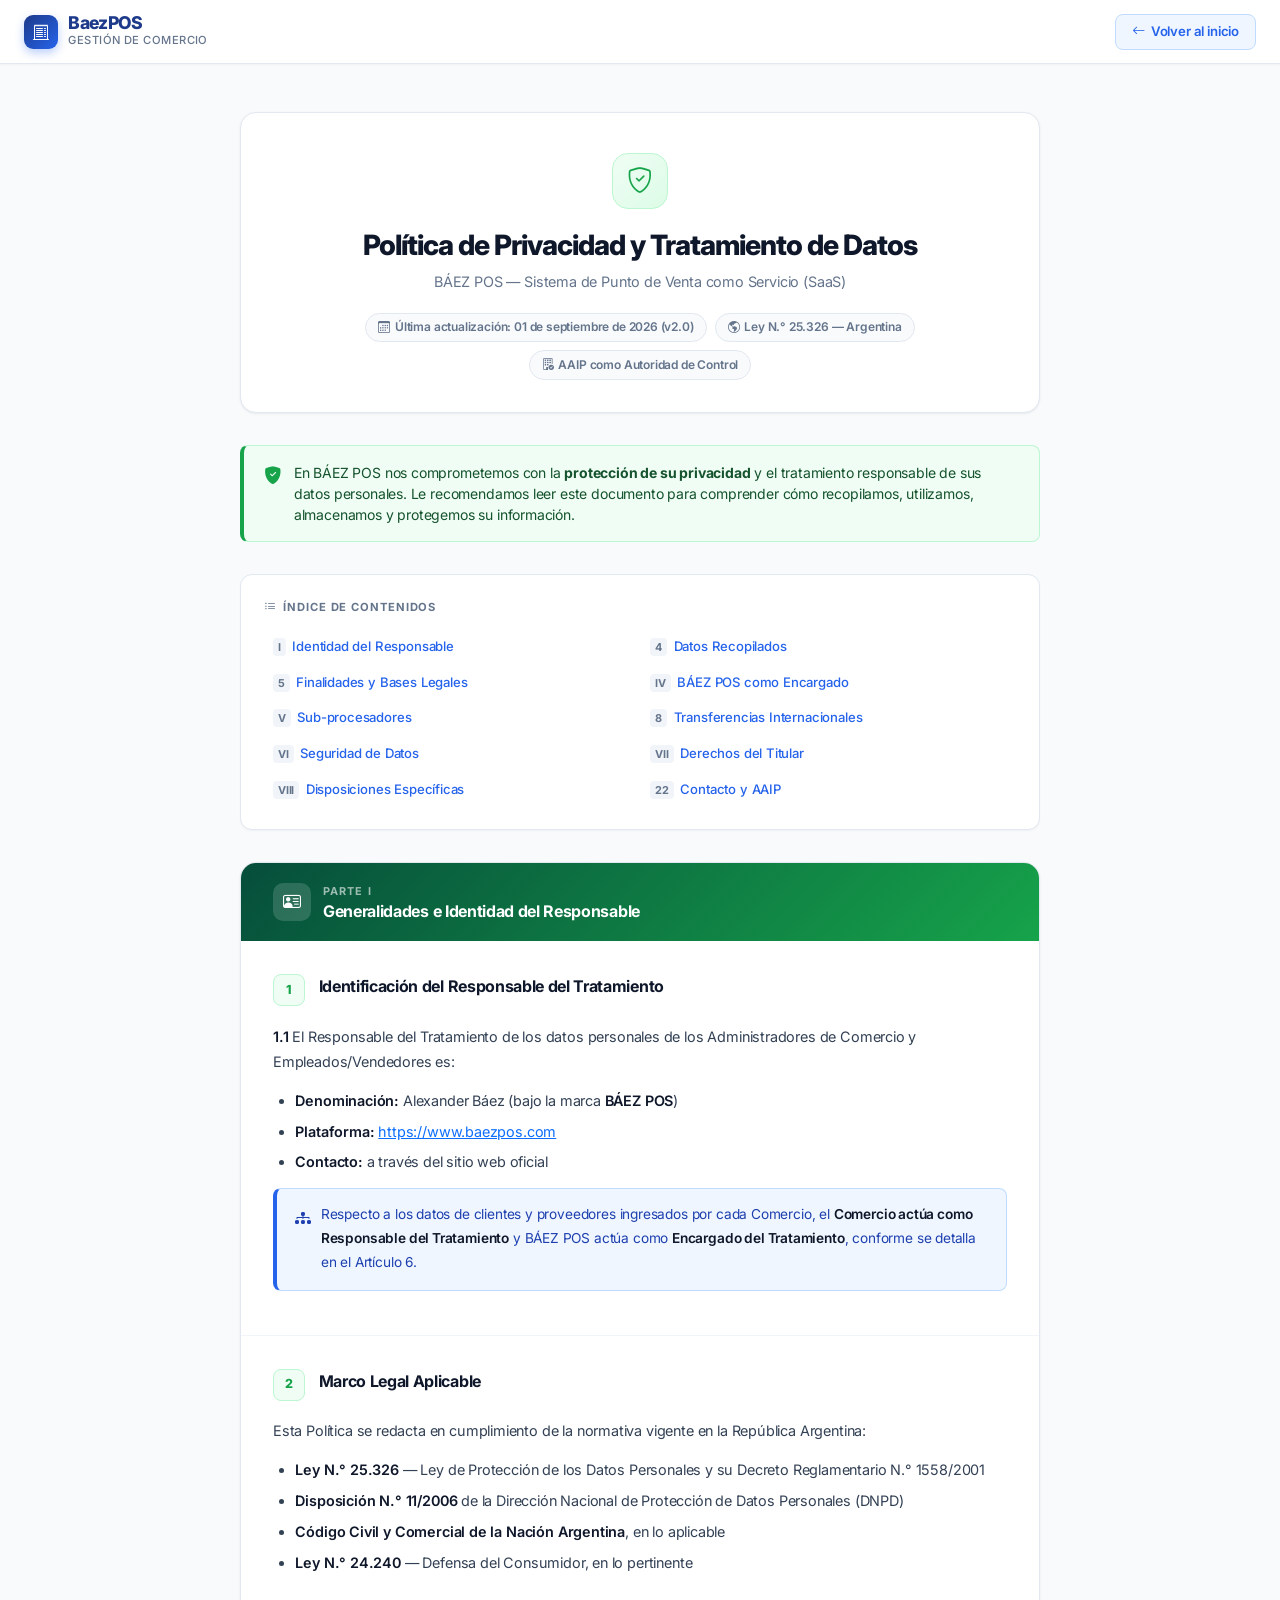
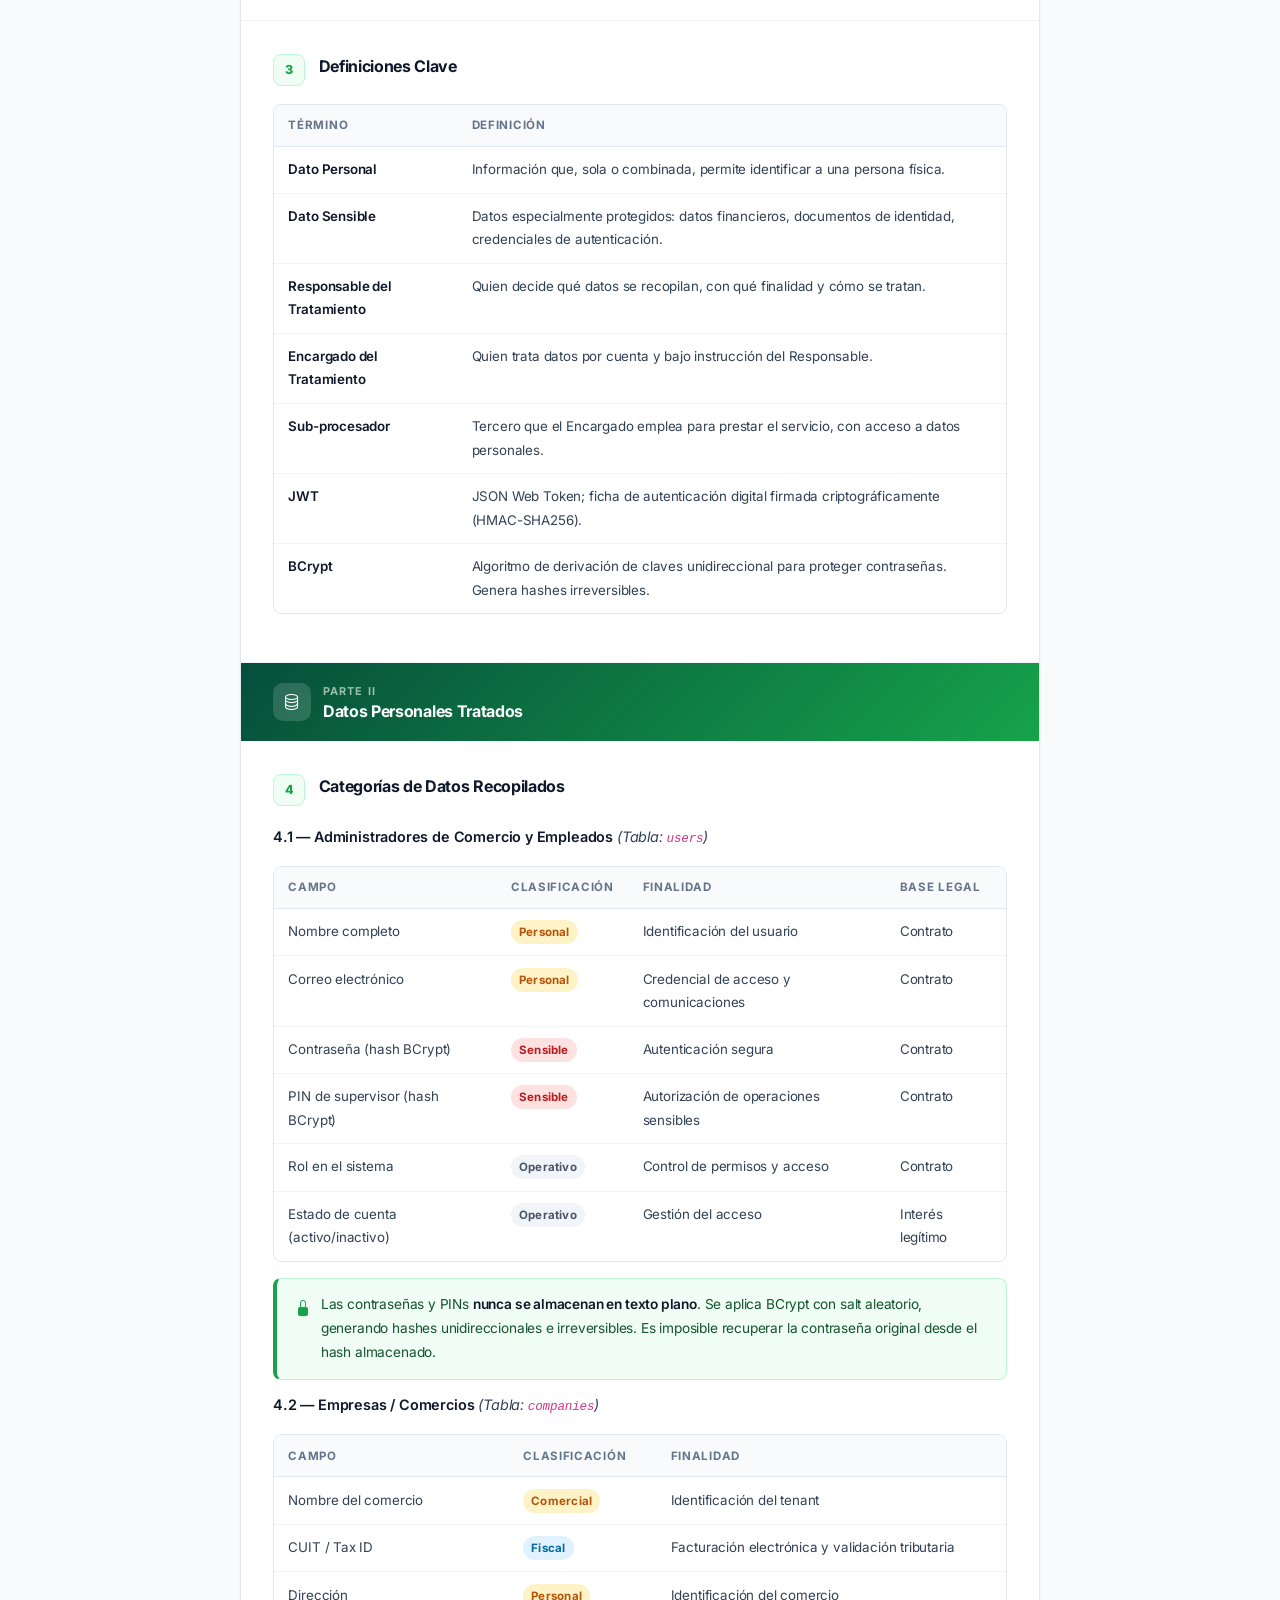
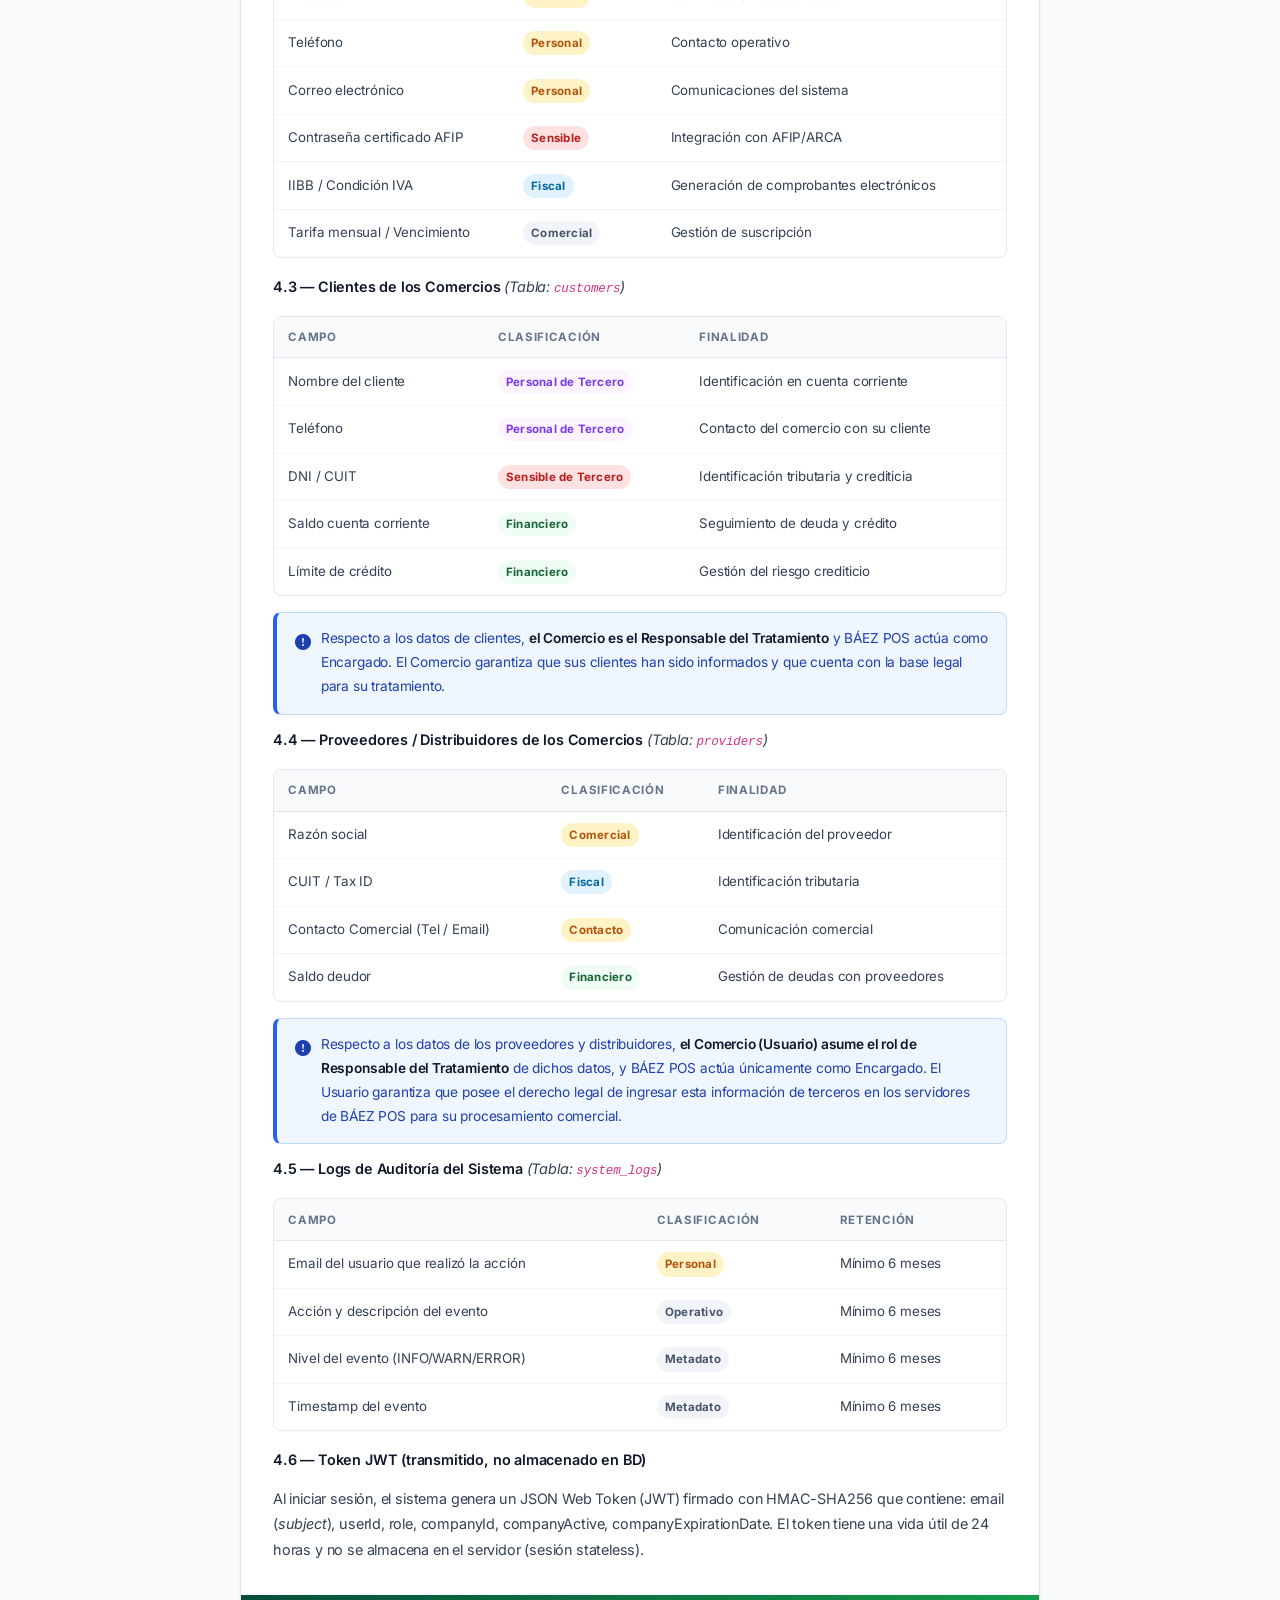
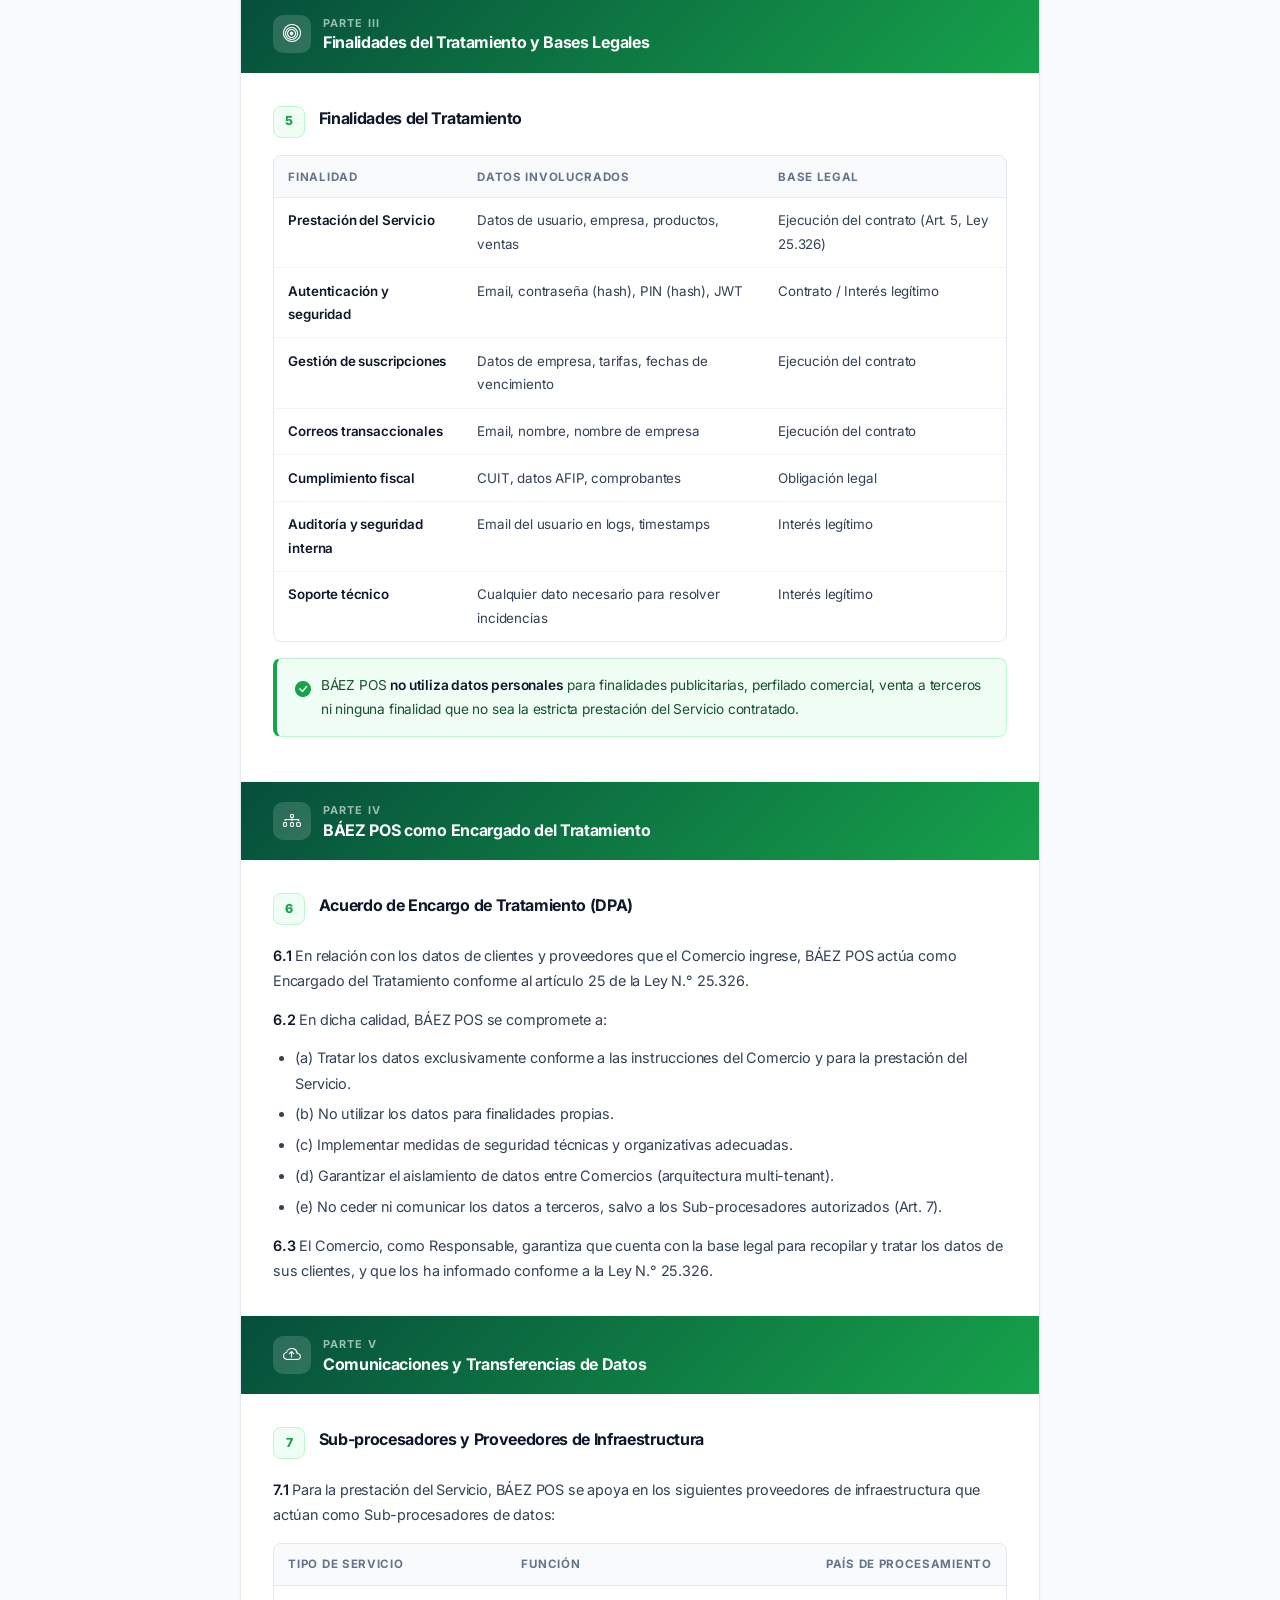
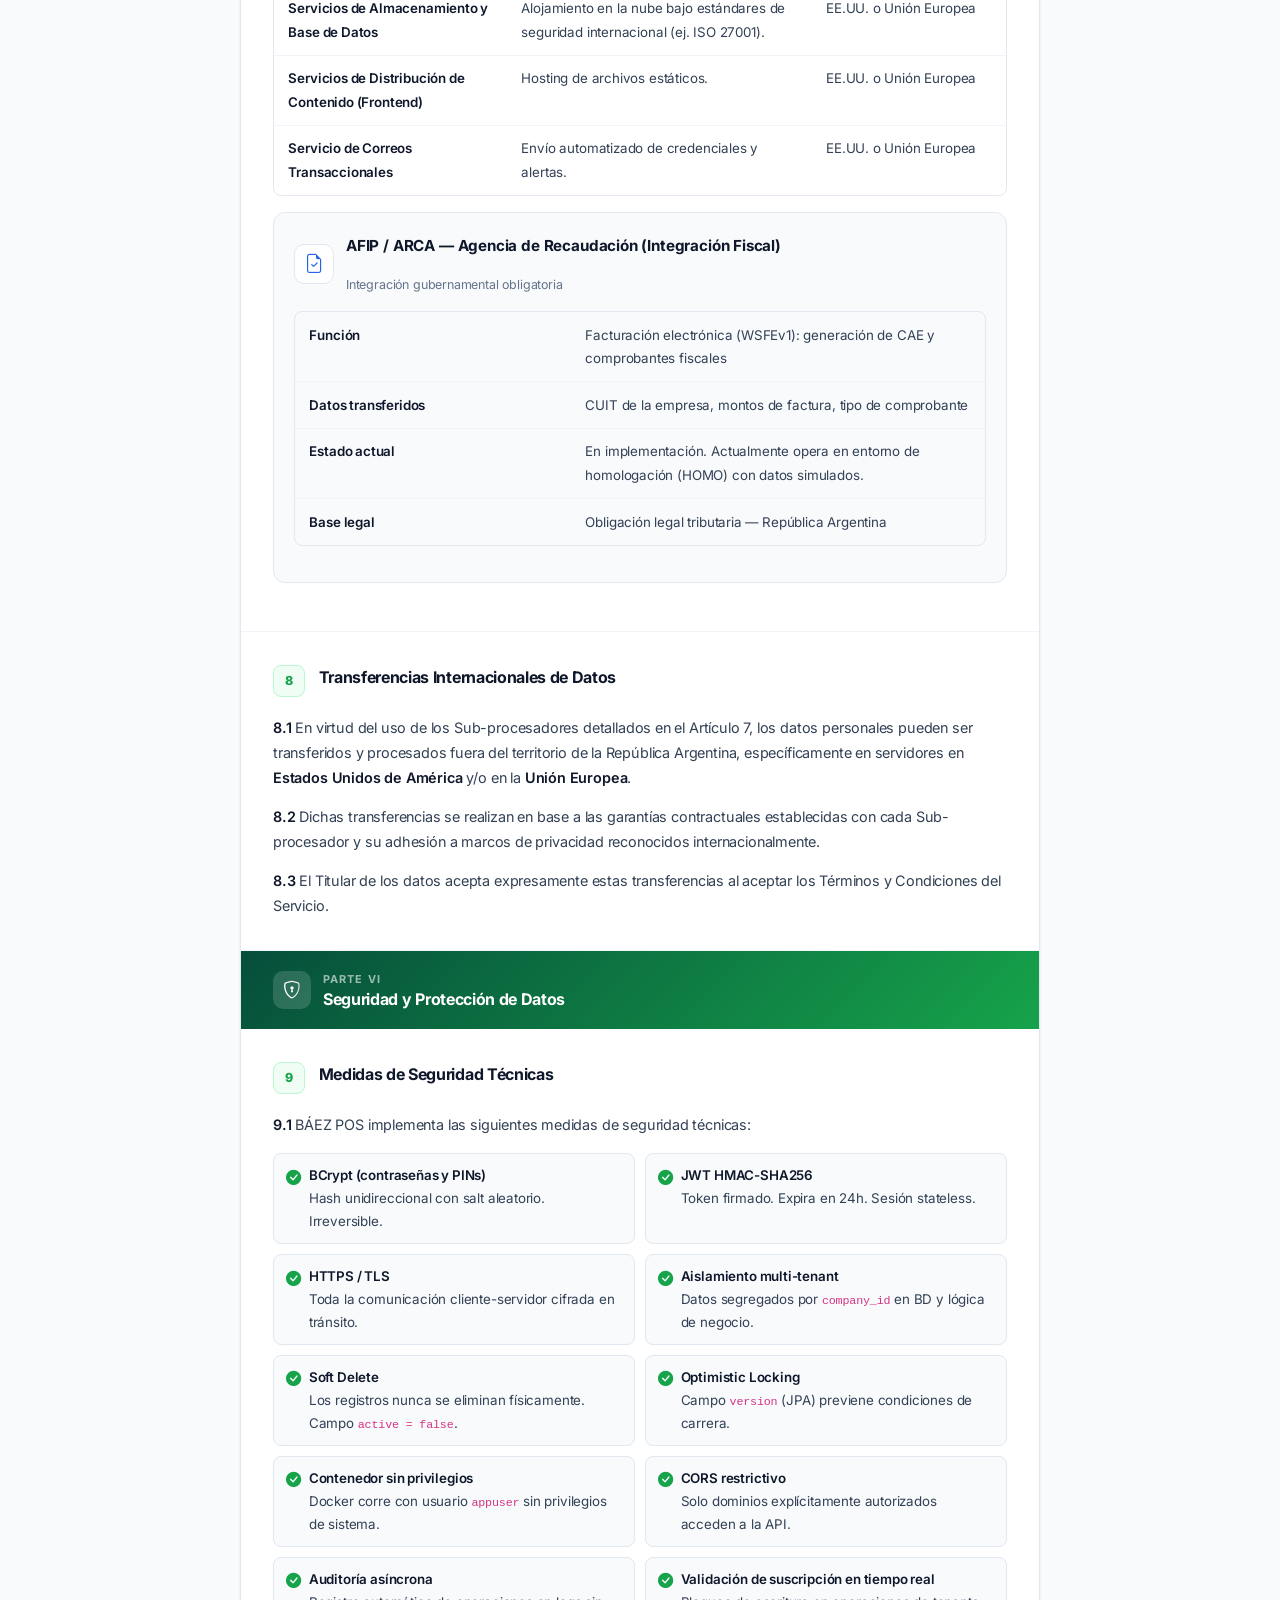
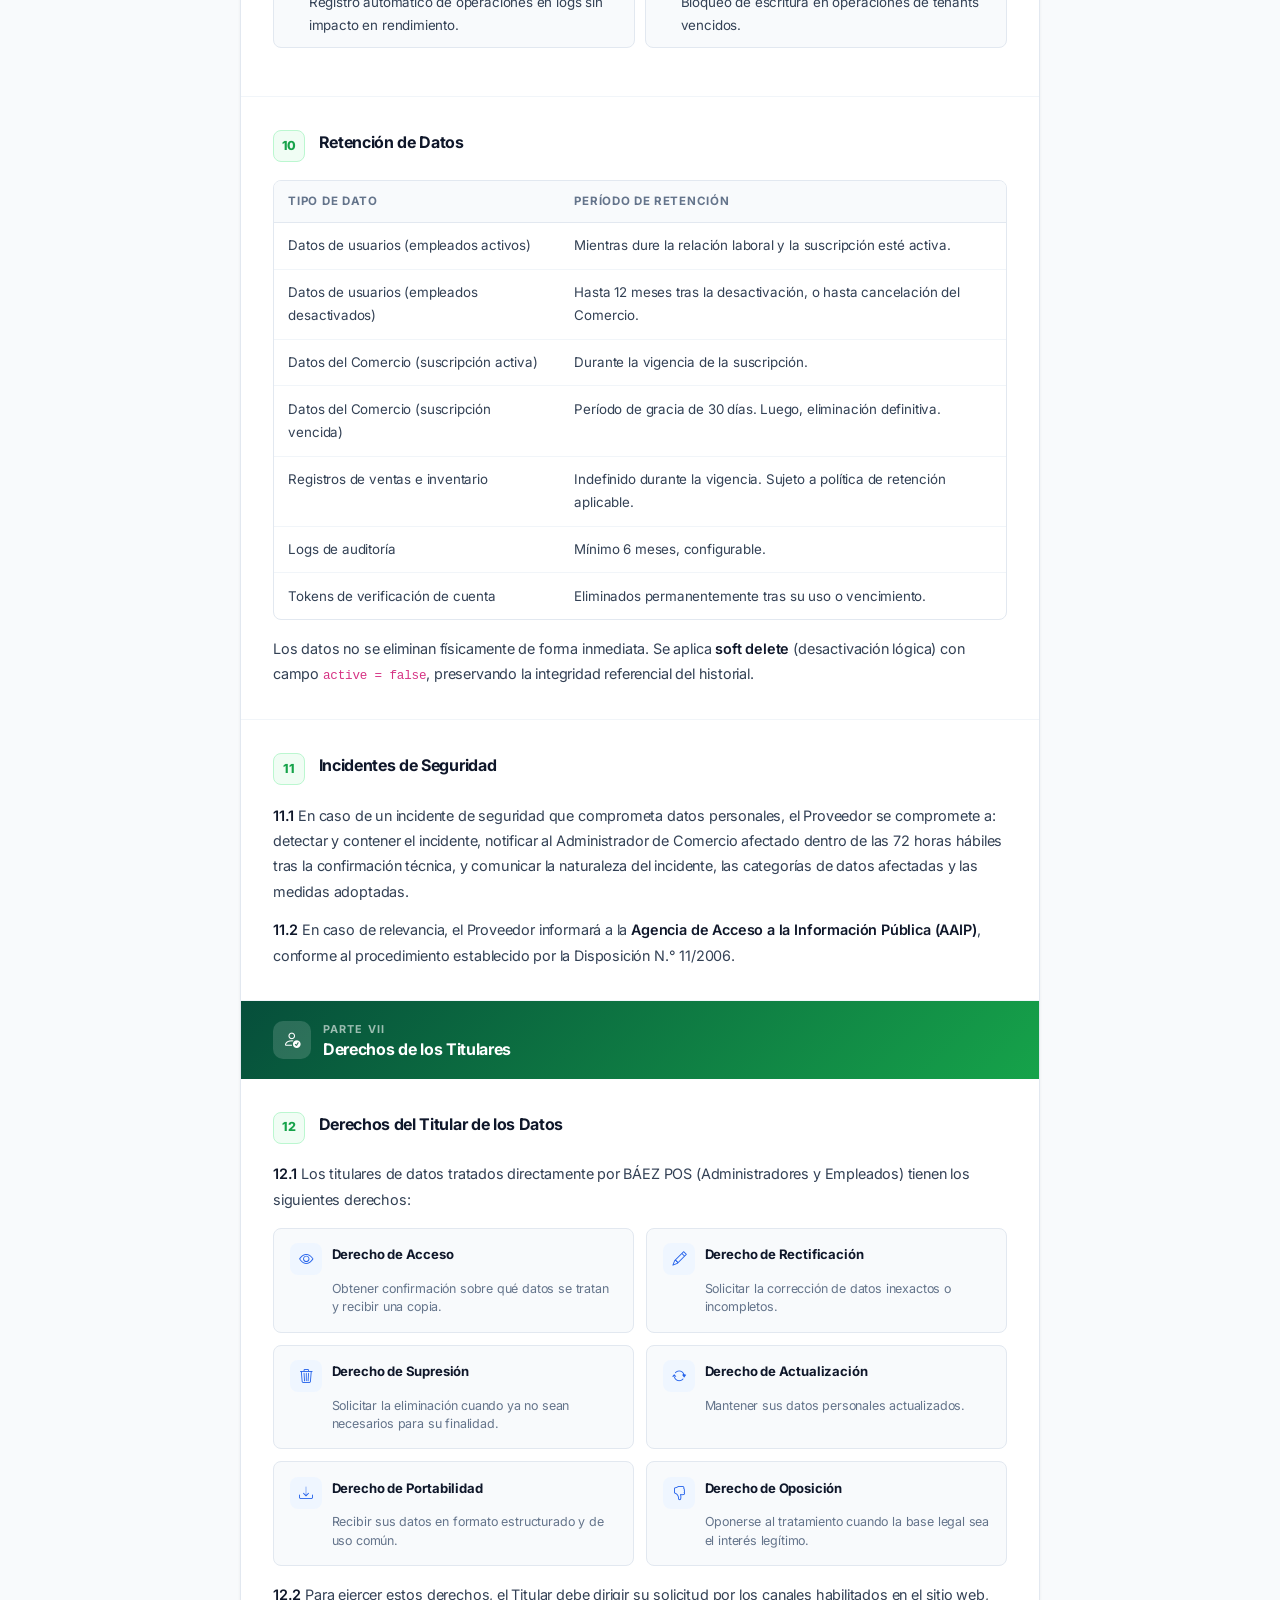
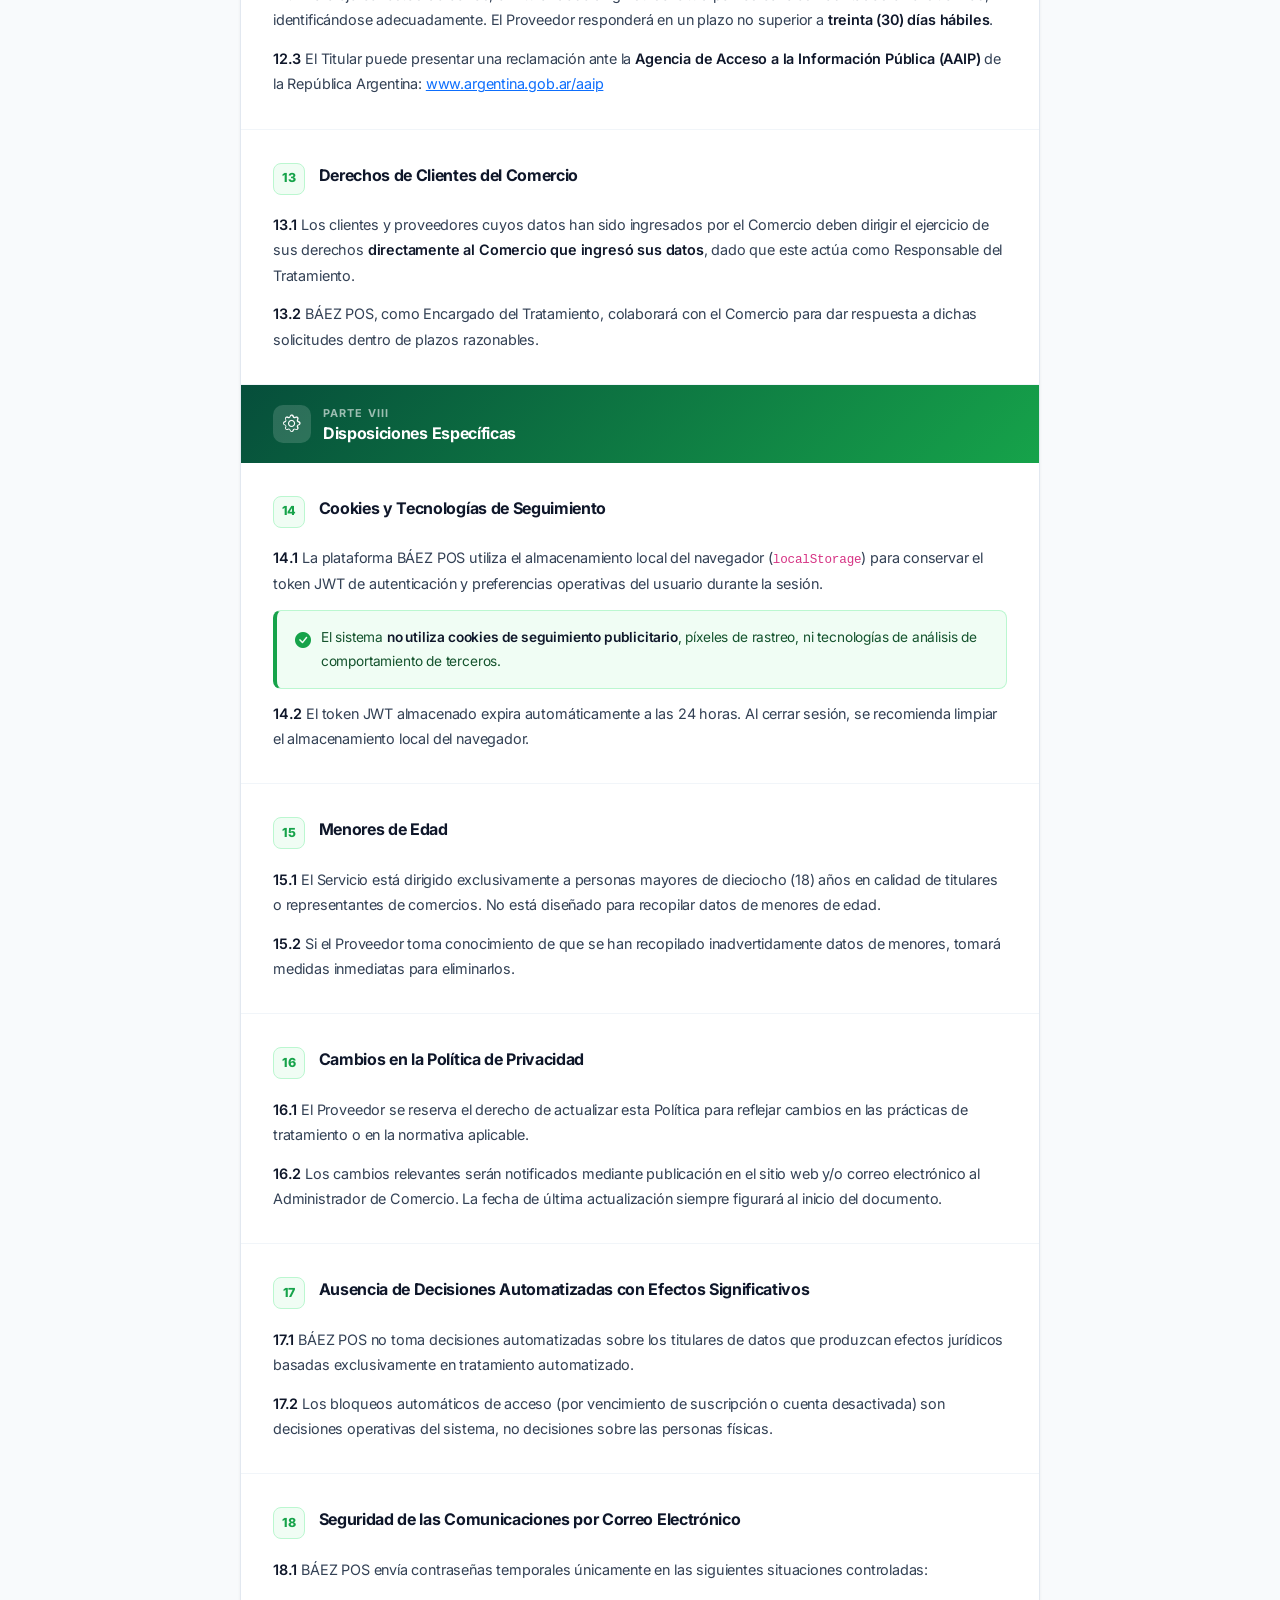
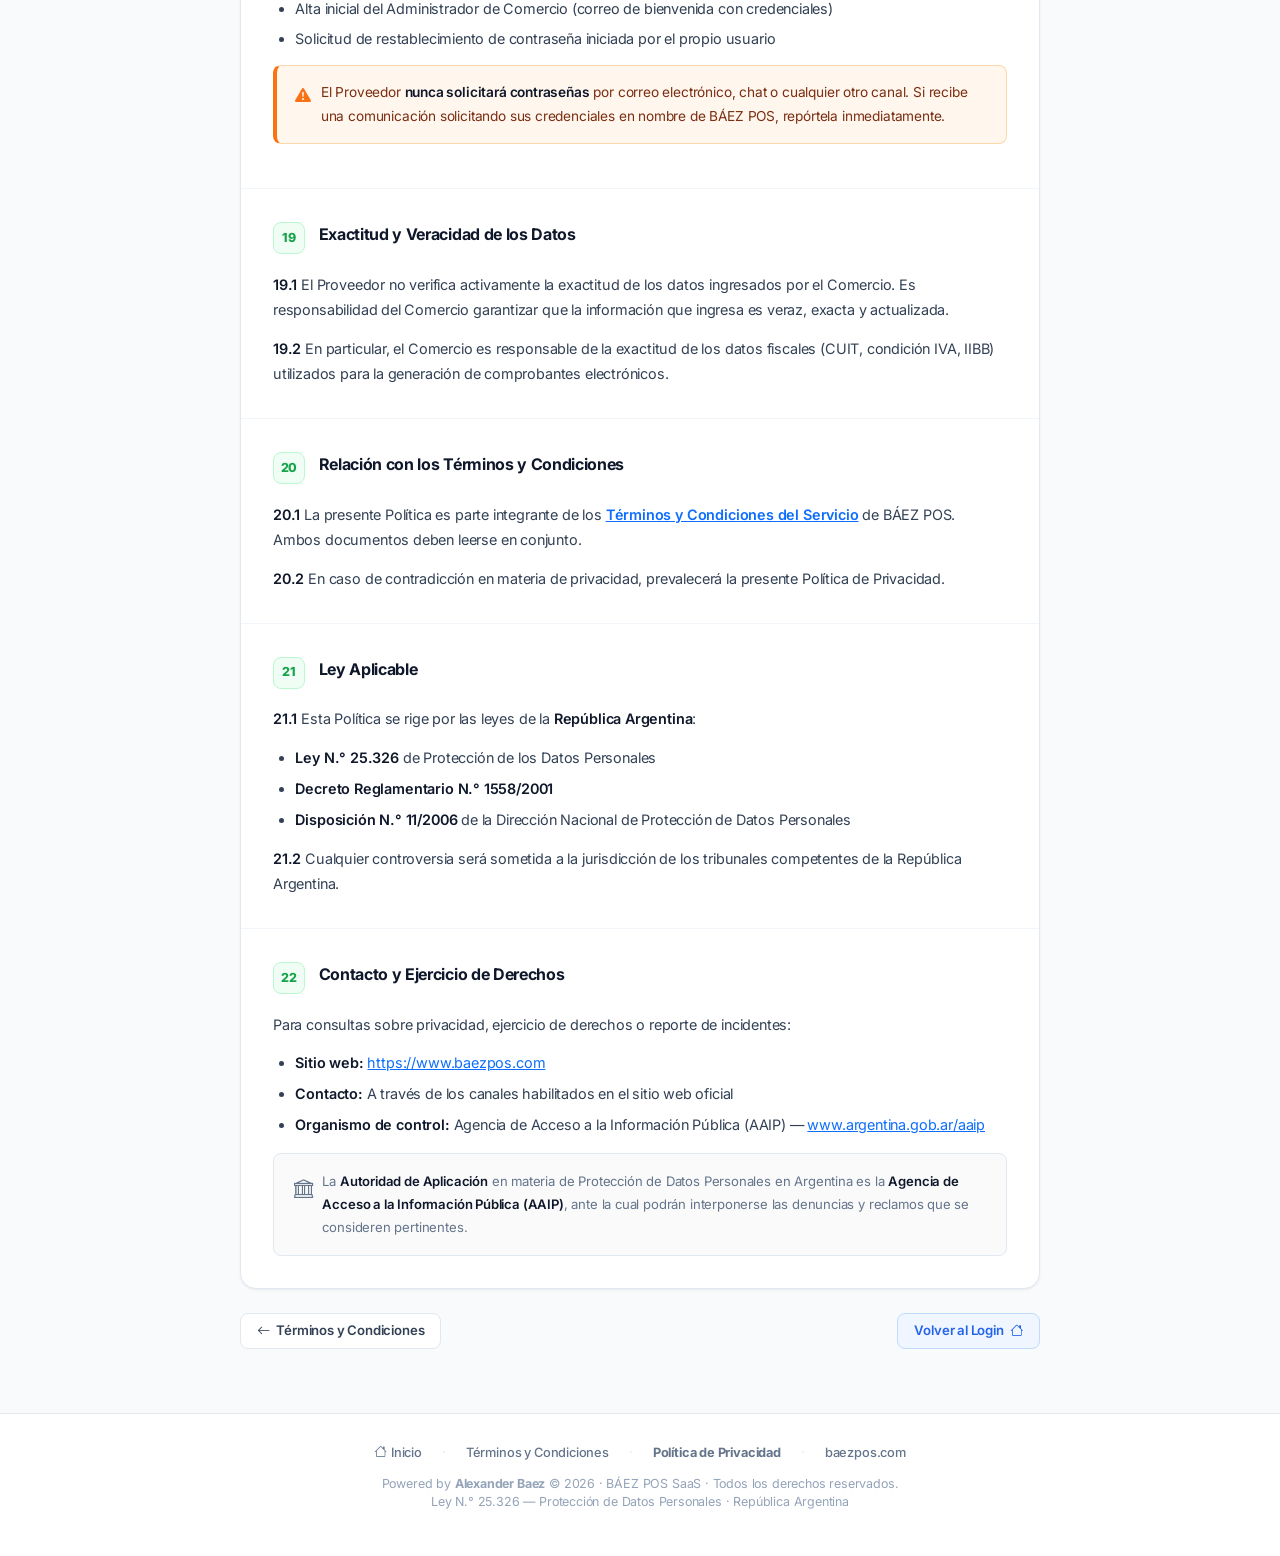
<file: src/main/resources/static/privacidad.html>
<!DOCTYPE html>
<html lang="es">
<head>
  <meta charset="UTF-8">
  <meta name="viewport" content="width=device-width, initial-scale=1.0">
  <title>Política de Privacidad | BaezPOS</title>
  <meta name="description" content="Política de Privacidad y Tratamiento de Datos Personales de BÁEZ POS — Conoce cómo recopilamos, usamos y protegemos tu información.">
  <link rel="icon" type="image/x-icon" href="/logo.ico">
  <link href="https://cdn.jsdelivr.net/npm/bootstrap@5.3.0/dist/css/bootstrap.min.css" rel="stylesheet">
  <link rel="stylesheet" href="https://cdn.jsdelivr.net/npm/bootstrap-icons@1.11.0/font/bootstrap-icons.css">
  <link rel="stylesheet" href="css/saas-ui-core.css">
  <style>
    /* ===================================================
       LEGAL PAGE — DESIGN SYSTEM EXTENSION
       (Shared with terminos.html — kept inline for autonomy)
       =================================================== */
    body.legal-page {
      background-color: var(--saas-bg-main);
      min-height: 100vh;
      display: flex;
      flex-direction: column;
    }

    .legal-topbar {
      position: sticky;
      top: 0;
      z-index: 100;
      background: rgba(255, 255, 255, 0.92);
      backdrop-filter: blur(12px);
      -webkit-backdrop-filter: blur(12px);
      border-bottom: 1px solid var(--saas-border);
      padding: 0.85rem 1.5rem;
      display: flex;
      align-items: center;
      justify-content: space-between;
      gap: 1rem;
      box-shadow: var(--saas-shadow-sm);
    }

    .legal-topbar-brand {
      display: flex;
      align-items: center;
      gap: 0.65rem;
      text-decoration: none;
    }

    .legal-topbar-badge {
      width: 34px;
      height: 34px;
      background: linear-gradient(135deg, #1e3a8a, #2563eb);
      border-radius: 9px;
      display: flex;
      align-items: center;
      justify-content: center;
      color: #fff;
      font-size: 1rem;
      flex-shrink: 0;
      box-shadow: 0 4px 10px rgba(37, 99, 235, 0.3);
    }

    .legal-topbar-name {
      font-weight: 800;
      font-size: 1.1rem;
      color: #1e3a8a;
      letter-spacing: -0.04em;
      line-height: 1;
    }

    .legal-topbar-sub {
      font-size: 0.7rem;
      color: var(--saas-text-muted);
      font-weight: 500;
      letter-spacing: 0.04em;
      text-transform: uppercase;
    }

    .btn-back {
      display: inline-flex;
      align-items: center;
      gap: 0.4rem;
      font-size: 0.825rem;
      font-weight: 600;
      color: var(--saas-primary);
      background: var(--saas-primary-subtle);
      border: 1px solid var(--saas-primary-border);
      border-radius: var(--saas-radius-sm);
      padding: 0.45rem 1rem;
      text-decoration: none;
      transition: all 0.18s ease;
      white-space: nowrap;
    }

    .btn-back:hover {
      background: var(--saas-primary);
      color: #fff;
      border-color: var(--saas-primary);
      transform: translateY(-1px);
      box-shadow: 0 4px 10px rgba(37, 99, 235, 0.25);
    }

    .legal-wrapper {
      flex: 1;
      padding: 3rem 1.5rem 4rem;
    }

    .legal-container {
      max-width: 800px;
      margin: 0 auto;
    }

    .legal-doc-header {
      text-align: center;
      padding: 2.5rem 2rem 2rem;
      background: var(--saas-surface);
      border: 1px solid var(--saas-border);
      border-radius: var(--saas-radius-lg);
      box-shadow: var(--saas-shadow);
      margin-bottom: 2rem;
    }

    .legal-doc-icon {
      width: 56px;
      height: 56px;
      background: linear-gradient(135deg, #f0fdf4, #dcfce7);
      border: 1px solid #bbf7d0;
      border-radius: 16px;
      display: flex;
      align-items: center;
      justify-content: center;
      font-size: 1.6rem;
      color: #16a34a;
      margin: 0 auto 1.25rem;
    }

    .legal-doc-title {
      font-size: 1.75rem;
      font-weight: 800;
      color: var(--saas-text-heading);
      letter-spacing: -0.035em;
      margin-bottom: 0.5rem;
    }

    .legal-doc-subtitle {
      font-size: 0.9rem;
      color: var(--saas-text-muted);
      margin-bottom: 1.25rem;
    }

    .legal-meta-pills {
      display: flex;
      flex-wrap: wrap;
      gap: 0.5rem;
      justify-content: center;
    }

    .legal-meta-pill {
      display: inline-flex;
      align-items: center;
      gap: 0.3rem;
      font-size: 0.75rem;
      font-weight: 600;
      color: var(--saas-text-muted);
      background: var(--saas-bg-main);
      border: 1px solid var(--saas-border);
      border-radius: 9999px;
      padding: 0.3rem 0.75rem;
    }

    .legal-notice {
      background: #f0fdf4;
      border: 1px solid #bbf7d0;
      border-left: 4px solid #16a34a;
      border-radius: var(--saas-radius-sm);
      padding: 1rem 1.25rem;
      font-size: 0.875rem;
      color: #14532d;
      margin-bottom: 2rem;
      display: flex;
      gap: 0.75rem;
      align-items: flex-start;
    }

    .legal-notice i {
      font-size: 1.1rem;
      margin-top: 0.05rem;
      color: #16a34a;
      flex-shrink: 0;
    }

    .toc-card {
      background: var(--saas-surface);
      border: 1px solid var(--saas-border);
      border-radius: var(--saas-radius-md);
      padding: 1.5rem;
      margin-bottom: 2rem;
      box-shadow: var(--saas-shadow-sm);
    }

    .toc-title {
      font-size: 0.7rem;
      font-weight: 700;
      text-transform: uppercase;
      letter-spacing: 0.08em;
      color: var(--saas-text-muted);
      margin-bottom: 1rem;
      display: flex;
      align-items: center;
      gap: 0.4rem;
    }

    .toc-grid {
      display: grid;
      grid-template-columns: 1fr 1fr;
      gap: 0.3rem;
    }

    .toc-link {
      display: flex;
      align-items: center;
      gap: 0.4rem;
      font-size: 0.82rem;
      color: var(--saas-primary);
      text-decoration: none;
      padding: 0.35rem 0.5rem;
      border-radius: 6px;
      font-weight: 500;
      transition: all 0.15s ease;
    }

    .toc-link:hover {
      background: var(--saas-primary-subtle);
      color: var(--saas-primary);
    }

    .toc-link-num {
      font-size: 0.68rem;
      font-weight: 700;
      background: var(--saas-border-subtle);
      color: var(--saas-text-muted);
      border-radius: 4px;
      padding: 1px 5px;
      flex-shrink: 0;
    }

    .legal-body {
      background: var(--saas-surface);
      border: 1px solid var(--saas-border);
      border-radius: var(--saas-radius-lg);
      box-shadow: var(--saas-shadow);
      overflow: hidden;
    }

    /* Part header — green accent for privacy doc */
    .legal-part {
      background: linear-gradient(135deg, #064e3b 0%, #16a34a 100%);
      padding: 1.25rem 2rem;
      display: flex;
      align-items: center;
      gap: 0.75rem;
    }

    .legal-part-label {
      font-size: 0.68rem;
      font-weight: 700;
      text-transform: uppercase;
      letter-spacing: 0.1em;
      color: rgba(255,255,255,0.6);
      display: block;
      margin-bottom: 0.15rem;
    }

    .legal-part-title {
      font-size: 1rem;
      font-weight: 700;
      color: #ffffff;
      letter-spacing: -0.02em;
      margin: 0;
    }

    .legal-part-icon {
      width: 38px;
      height: 38px;
      background: rgba(255,255,255,0.15);
      border-radius: 10px;
      display: flex;
      align-items: center;
      justify-content: center;
      color: #fff;
      font-size: 1.1rem;
      flex-shrink: 0;
    }

    .legal-article {
      padding: 2rem;
      border-bottom: 1px solid var(--saas-border-subtle);
    }

    .legal-article:last-child {
      border-bottom: none;
    }

    .article-header {
      display: flex;
      align-items: flex-start;
      gap: 0.85rem;
      margin-bottom: 1.1rem;
    }

    .article-num {
      flex-shrink: 0;
      width: 32px;
      height: 32px;
      background: #f0fdf4;
      border: 1px solid #bbf7d0;
      border-radius: 8px;
      display: flex;
      align-items: center;
      justify-content: center;
      font-size: 0.78rem;
      font-weight: 800;
      color: #16a34a;
      margin-top: 1px;
    }

    .article-title {
      font-size: 1rem;
      font-weight: 700;
      color: var(--saas-text-heading);
      letter-spacing: -0.02em;
      margin: 0;
      padding-top: 4px;
    }

    .legal-prose {
      font-size: 0.9rem;
      line-height: 1.75;
      color: var(--saas-text-body);
    }

    .legal-prose p {
      margin-bottom: 0.85rem;
    }

    .legal-prose p:last-child {
      margin-bottom: 0;
    }

    .legal-prose strong {
      color: var(--saas-text-heading);
      font-weight: 600;
    }

    .legal-prose ul, .legal-prose ol {
      padding-left: 1.4rem;
      margin-bottom: 0.85rem;
    }

    .legal-prose li {
      margin-bottom: 0.35rem;
    }

    .legal-table-wrap {
      overflow-x: auto;
      margin: 1rem 0;
      border-radius: var(--saas-radius-sm);
      border: 1px solid var(--saas-border);
    }

    .legal-table {
      width: 100%;
      border-collapse: collapse;
      font-size: 0.835rem;
    }

    .legal-table th {
      background: var(--saas-bg-main);
      color: var(--saas-text-muted);
      font-size: 0.72rem;
      font-weight: 700;
      text-transform: uppercase;
      letter-spacing: 0.06em;
      padding: 0.65rem 0.9rem;
      border-bottom: 1px solid var(--saas-border);
      white-space: nowrap;
    }

    .legal-table td {
      padding: 0.7rem 0.9rem;
      border-bottom: 1px solid var(--saas-border-subtle);
      color: var(--saas-text-body);
      vertical-align: top;
    }

    .legal-table tr:last-child td {
      border-bottom: none;
    }

    .legal-table tr:hover td {
      background: rgba(241, 245, 249, 0.5);
    }

    /* Info box — blue */
    .legal-info-box {
      background: var(--saas-primary-subtle);
      border: 1px solid var(--saas-primary-border);
      border-left: 4px solid var(--saas-primary);
      border-radius: var(--saas-radius-sm);
      padding: 0.9rem 1.1rem;
      font-size: 0.855rem;
      color: #1e40af;
      margin: 0.75rem 0;
      display: flex;
      gap: 0.65rem;
      align-items: flex-start;
    }

    .legal-info-box i {
      font-size: 1rem;
      margin-top: 0.05rem;
      flex-shrink: 0;
    }

    /* Success box — green */
    .legal-success-box {
      background: #f0fdf4;
      border: 1px solid #bbf7d0;
      border-left: 4px solid #16a34a;
      border-radius: var(--saas-radius-sm);
      padding: 0.9rem 1.1rem;
      font-size: 0.855rem;
      color: #14532d;
      margin: 0.75rem 0;
      display: flex;
      gap: 0.65rem;
      align-items: flex-start;
    }

    .legal-success-box i {
      font-size: 1rem;
      margin-top: 0.05rem;
      flex-shrink: 0;
      color: #16a34a;
    }

    /* Warning box — orange */
    .legal-warn-box {
      background: #fff7ed;
      border: 1px solid #fed7aa;
      border-left: 4px solid #f97316;
      border-radius: var(--saas-radius-sm);
      padding: 0.9rem 1.1rem;
      font-size: 0.855rem;
      color: #7c2d12;
      margin: 0.75rem 0;
      display: flex;
      gap: 0.65rem;
      align-items: flex-start;
    }

    .legal-warn-box i {
      font-size: 1rem;
      margin-top: 0.05rem;
      flex-shrink: 0;
      color: #f97316;
    }

    /* Data category chips */
    .data-chip {
      display: inline-flex;
      align-items: center;
      gap: 0.25rem;
      font-size: 0.72rem;
      font-weight: 700;
      padding: 2px 8px;
      border-radius: 9999px;
      letter-spacing: 0.02em;
    }
    .data-chip.personal    { background: #fef3c7; color: #b45309; }
    .data-chip.sensible    { background: #fee2e2; color: #b91c1c; }
    .data-chip.operativo   { background: #f1f5f9; color: #475569; }
    .data-chip.fiscal      { background: #e0f2fe; color: #0369a1; }
    .data-chip.financiero  { background: #f0fdf4; color: #166534; }
    .data-chip.tercero     { background: #fdf4ff; color: #7c3aed; }

    /* Processor cards */
    .processor-card {
      background: var(--saas-bg-main);
      border: 1px solid var(--saas-border);
      border-radius: var(--saas-radius-md);
      padding: 1.25rem;
      margin: 1rem 0;
    }

    .processor-header {
      display: flex;
      align-items: center;
      gap: 0.75rem;
      margin-bottom: 0.85rem;
    }

    .processor-icon {
      width: 40px;
      height: 40px;
      background: var(--saas-surface);
      border: 1px solid var(--saas-border);
      border-radius: 10px;
      display: flex;
      align-items: center;
      justify-content: center;
      font-size: 1.2rem;
      color: var(--saas-primary);
      flex-shrink: 0;
    }

    .processor-name {
      font-size: 0.95rem;
      font-weight: 700;
      color: var(--saas-text-heading);
      margin: 0;
    }

    .processor-role {
      font-size: 0.78rem;
      color: var(--saas-text-muted);
    }

    /* Rights grid */
    .rights-grid {
      display: grid;
      grid-template-columns: 1fr 1fr;
      gap: 0.75rem;
      margin: 1rem 0;
    }

    .right-card {
      background: var(--saas-bg-main);
      border: 1px solid var(--saas-border);
      border-radius: var(--saas-radius-sm);
      padding: 0.9rem 1rem;
      display: flex;
      gap: 0.6rem;
      align-items: flex-start;
    }

    .right-card-icon {
      width: 32px;
      height: 32px;
      background: var(--saas-primary-subtle);
      border-radius: 8px;
      display: flex;
      align-items: center;
      justify-content: center;
      font-size: 0.9rem;
      color: var(--saas-primary);
      flex-shrink: 0;
    }

    .right-card-title {
      font-size: 0.82rem;
      font-weight: 700;
      color: var(--saas-text-heading);
      margin: 0 0 0.2rem;
    }

    .right-card-desc {
      font-size: 0.78rem;
      color: var(--saas-text-muted);
      margin: 0;
      line-height: 1.5;
    }

    /* Security measures grid */
    .security-grid {
      display: grid;
      grid-template-columns: 1fr 1fr;
      gap: 0.6rem;
      margin: 1rem 0;
    }

    .security-item {
      display: flex;
      align-items: flex-start;
      gap: 0.5rem;
      font-size: 0.835rem;
      color: var(--saas-text-body);
      padding: 0.6rem 0.75rem;
      background: var(--saas-bg-main);
      border: 1px solid var(--saas-border);
      border-radius: var(--saas-radius-sm);
    }

    .security-item i {
      color: #16a34a;
      font-size: 0.95rem;
      margin-top: 1px;
      flex-shrink: 0;
    }

    /* Footer */
    .legal-footer {
      background: var(--saas-surface);
      border-top: 1px solid var(--saas-border);
      padding: 1.75rem 1.5rem;
      text-align: center;
    }

    .legal-footer-links {
      display: flex;
      flex-wrap: wrap;
      align-items: center;
      justify-content: center;
      gap: 0.25rem 1.25rem;
      margin-bottom: 0.75rem;
    }

    .legal-footer-links a {
      font-size: 0.8rem;
      color: var(--saas-text-muted);
      text-decoration: none;
      font-weight: 500;
      transition: color 0.15s;
    }

    .legal-footer-links a:hover { color: var(--saas-primary); }

    .legal-footer-sep { color: var(--saas-border); font-size: 0.85rem; }

    .legal-footer-copy {
      font-size: 0.78rem;
      color: var(--saas-text-subtle);
    }

    .legal-aaip-notice {
      background: #fafafa;
      border: 1px solid var(--saas-border);
      border-radius: var(--saas-radius-sm);
      padding: 1rem 1.25rem;
      font-size: 0.82rem;
      color: var(--saas-text-muted);
      margin-top: 1rem;
      display: flex;
      gap: 0.6rem;
      align-items: flex-start;
      text-align: left;
    }

    .scroll-top-btn {
      position: fixed;
      bottom: 2rem;
      right: 1.5rem;
      width: 42px;
      height: 42px;
      background: #16a34a;
      color: #fff;
      border: none;
      border-radius: 50%;
      display: flex;
      align-items: center;
      justify-content: center;
      font-size: 1.1rem;
      cursor: pointer;
      box-shadow: 0 4px 14px rgba(22, 163, 74, 0.35);
      opacity: 0;
      transform: translateY(8px);
      transition: all 0.25s ease;
      z-index: 50;
    }

    .scroll-top-btn.visible { opacity: 1; transform: translateY(0); }
    .scroll-top-btn:hover   { background: #15803d; transform: translateY(-2px); }

    @media (max-width: 640px) {
      .legal-doc-title { font-size: 1.35rem; }
      .legal-article { padding: 1.5rem; }
      .legal-part { padding: 1rem 1.5rem; }
      .toc-grid { grid-template-columns: 1fr; }
      .rights-grid, .security-grid { grid-template-columns: 1fr; }
      .legal-topbar { padding: 0.75rem 1rem; }
    }
  </style>
</head>
<body class="legal-page">

  <!-- TOP BAR -->
  <header class="legal-topbar">
    <a href="/login.html" class="legal-topbar-brand">
      <div class="legal-topbar-badge"><i class="bi bi-receipt-cutoff"></i></div>
      <div>
        <div class="legal-topbar-name">BaezPOS</div>
        <div class="legal-topbar-sub">Gestión de Comercio</div>
      </div>
    </a>
    <a href="/login.html" class="btn-back">
      <i class="bi bi-arrow-left"></i> Volver al inicio
    </a>
  </header>

  <!-- MAIN -->
  <main class="legal-wrapper">
    <div class="legal-container">

      <!-- Doc header -->
      <div class="legal-doc-header">
        <div class="legal-doc-icon"><i class="bi bi-shield-check"></i></div>
        <h1 class="legal-doc-title">Política de Privacidad y Tratamiento de Datos</h1>
        <p class="legal-doc-subtitle">BÁEZ POS — Sistema de Punto de Venta como Servicio (SaaS)</p>
        <div class="legal-meta-pills">
          <span class="legal-meta-pill"><i class="bi bi-calendar3"></i> Última actualización: 01 de septiembre de 2026 (v2.0)</span>
          <span class="legal-meta-pill"><i class="bi bi-globe-americas"></i> Ley N.° 25.326 — Argentina</span>
          <span class="legal-meta-pill"><i class="bi bi-building-check"></i> AAIP como Autoridad de Control</span>
        </div>
      </div>

      <!-- Notice -->
      <div class="legal-notice">
        <i class="bi bi-shield-fill-check"></i>
        <div>
          En BÁEZ POS nos comprometemos con la <strong>protección de su privacidad</strong> y el tratamiento responsable de sus datos personales. Le recomendamos leer este documento para comprender cómo recopilamos, utilizamos, almacenamos y protegemos su información.
        </div>
      </div>

      <!-- TOC -->
      <div class="toc-card">
        <div class="toc-title"><i class="bi bi-list-ul"></i> Índice de contenidos</div>
        <div class="toc-grid">
          <a href="#parte-i"   class="toc-link"><span class="toc-link-num">I</span>   Identidad del Responsable</a>
          <a href="#art4"      class="toc-link"><span class="toc-link-num">4</span>   Datos Recopilados</a>
          <a href="#art5"      class="toc-link"><span class="toc-link-num">5</span>   Finalidades y Bases Legales</a>
          <a href="#parte-iv"  class="toc-link"><span class="toc-link-num">IV</span>  BÁEZ POS como Encargado</a>
          <a href="#parte-v"   class="toc-link"><span class="toc-link-num">V</span>   Sub-procesadores</a>
          <a href="#art8"      class="toc-link"><span class="toc-link-num">8</span>   Transferencias Internacionales</a>
          <a href="#parte-vi"  class="toc-link"><span class="toc-link-num">VI</span>  Seguridad de Datos</a>
          <a href="#arte-vii"  class="toc-link"><span class="toc-link-num">VII</span> Derechos del Titular</a>
          <a href="#arte-viii" class="toc-link"><span class="toc-link-num">VIII</span> Disposiciones Específicas</a>
          <a href="#art22"     class="toc-link"><span class="toc-link-num">22</span>  Contacto y AAIP</a>
        </div>
      </div>

      <!-- BODY -->
      <div class="legal-body">

        <!-- PARTE I -->
        <div class="legal-part" id="parte-i">
          <div class="legal-part-icon"><i class="bi bi-person-vcard"></i></div>
          <div>
            <span class="legal-part-label">Parte I</span>
            <h2 class="legal-part-title">Generalidades e Identidad del Responsable</h2>
          </div>
        </div>

        <!-- Art. 1 -->
        <div class="legal-article" id="art1">
          <div class="article-header">
            <div class="article-num">1</div>
            <h3 class="article-title">Identificación del Responsable del Tratamiento</h3>
          </div>
          <div class="legal-prose">
            <p><strong>1.1</strong> El Responsable del Tratamiento de los datos personales de los Administradores de Comercio y Empleados/Vendedores es:</p>
            <ul>
              <li><strong>Denominación:</strong> Alexander Báez (bajo la marca <strong>BÁEZ POS</strong>)</li>
              <li><strong>Plataforma:</strong> <a href="https://www.baezpos.com" target="_blank" rel="noopener">https://www.baezpos.com</a></li>
              <li><strong>Contacto:</strong> a través del sitio web oficial</li>
            </ul>
            <div class="legal-info-box">
              <i class="bi bi-diagram-3-fill"></i>
              <div>Respecto a los datos de clientes y proveedores ingresados por cada Comercio, el <strong>Comercio actúa como Responsable del Tratamiento</strong> y BÁEZ POS actúa como <strong>Encargado del Tratamiento</strong>, conforme se detalla en el Artículo 6.</div>
            </div>
          </div>
        </div>

        <!-- Art. 2 -->
        <div class="legal-article" id="art2">
          <div class="article-header">
            <div class="article-num">2</div>
            <h3 class="article-title">Marco Legal Aplicable</h3>
          </div>
          <div class="legal-prose">
            <p>Esta Política se redacta en cumplimiento de la normativa vigente en la República Argentina:</p>
            <ul>
              <li><strong>Ley N.° 25.326</strong> — Ley de Protección de los Datos Personales y su Decreto Reglamentario N.° 1558/2001</li>
              <li><strong>Disposición N.° 11/2006</strong> de la Dirección Nacional de Protección de Datos Personales (DNPD)</li>
              <li><strong>Código Civil y Comercial de la Nación Argentina</strong>, en lo aplicable</li>
              <li><strong>Ley N.° 24.240</strong> — Defensa del Consumidor, en lo pertinente</li>
            </ul>
          </div>
        </div>

        <!-- Art. 3 -->
        <div class="legal-article" id="art3">
          <div class="article-header">
            <div class="article-num">3</div>
            <h3 class="article-title">Definiciones Clave</h3>
          </div>
          <div class="legal-prose">
            <div class="legal-table-wrap">
              <table class="legal-table">
                <thead>
                  <tr><th>Término</th><th>Definición</th></tr>
                </thead>
                <tbody>
                  <tr><td><strong>Dato Personal</strong></td><td>Información que, sola o combinada, permite identificar a una persona física.</td></tr>
                  <tr><td><strong>Dato Sensible</strong></td><td>Datos especialmente protegidos: datos financieros, documentos de identidad, credenciales de autenticación.</td></tr>
                  <tr><td><strong>Responsable del Tratamiento</strong></td><td>Quien decide qué datos se recopilan, con qué finalidad y cómo se tratan.</td></tr>
                  <tr><td><strong>Encargado del Tratamiento</strong></td><td>Quien trata datos por cuenta y bajo instrucción del Responsable.</td></tr>
                  <tr><td><strong>Sub-procesador</strong></td><td>Tercero que el Encargado emplea para prestar el servicio, con acceso a datos personales.</td></tr>
                  <tr><td><strong>JWT</strong></td><td>JSON Web Token; ficha de autenticación digital firmada criptográficamente (HMAC-SHA256).</td></tr>
                  <tr><td><strong>BCrypt</strong></td><td>Algoritmo de derivación de claves unidireccional para proteger contraseñas. Genera hashes irreversibles.</td></tr>
                </tbody>
              </table>
            </div>
          </div>
        </div>

        <!-- PARTE II -->
        <div class="legal-part" id="parte-ii">
          <div class="legal-part-icon"><i class="bi bi-database"></i></div>
          <div>
            <span class="legal-part-label">Parte II</span>
            <h2 class="legal-part-title">Datos Personales Tratados</h2>
          </div>
        </div>

        <!-- Art. 4 -->
        <div class="legal-article" id="art4">
          <div class="article-header">
            <div class="article-num">4</div>
            <h3 class="article-title">Categorías de Datos Recopilados</h3>
          </div>
          <div class="legal-prose">

            <p><strong>4.1 — Administradores de Comercio y Empleados</strong> <em>(Tabla: <code>users</code>)</em></p>
            <div class="legal-table-wrap">
              <table class="legal-table">
                <thead><tr><th>Campo</th><th>Clasificación</th><th>Finalidad</th><th>Base Legal</th></tr></thead>
                <tbody>
                  <tr><td>Nombre completo</td><td><span class="data-chip personal">Personal</span></td><td>Identificación del usuario</td><td>Contrato</td></tr>
                  <tr><td>Correo electrónico</td><td><span class="data-chip personal">Personal</span></td><td>Credencial de acceso y comunicaciones</td><td>Contrato</td></tr>
                  <tr><td>Contraseña (hash BCrypt)</td><td><span class="data-chip sensible">Sensible</span></td><td>Autenticación segura</td><td>Contrato</td></tr>
                  <tr><td>PIN de supervisor (hash BCrypt)</td><td><span class="data-chip sensible">Sensible</span></td><td>Autorización de operaciones sensibles</td><td>Contrato</td></tr>
                  <tr><td>Rol en el sistema</td><td><span class="data-chip operativo">Operativo</span></td><td>Control de permisos y acceso</td><td>Contrato</td></tr>
                  <tr><td>Estado de cuenta (activo/inactivo)</td><td><span class="data-chip operativo">Operativo</span></td><td>Gestión del acceso</td><td>Interés legítimo</td></tr>
                </tbody>
              </table>
            </div>
            <div class="legal-success-box">
              <i class="bi bi-lock-fill"></i>
              <div>Las contraseñas y PINs <strong>nunca se almacenan en texto plano</strong>. Se aplica BCrypt con salt aleatorio, generando hashes unidireccionales e irreversibles. Es imposible recuperar la contraseña original desde el hash almacenado.</div>
            </div>

            <p><strong>4.2 — Empresas / Comercios</strong> <em>(Tabla: <code>companies</code>)</em></p>
            <div class="legal-table-wrap">
              <table class="legal-table">
                <thead><tr><th>Campo</th><th>Clasificación</th><th>Finalidad</th></tr></thead>
                <tbody>
                  <tr><td>Nombre del comercio</td><td><span class="data-chip personal">Comercial</span></td><td>Identificación del tenant</td></tr>
                  <tr><td>CUIT / Tax ID</td><td><span class="data-chip fiscal">Fiscal</span></td><td>Facturación electrónica y validación tributaria</td></tr>
                  <tr><td>Dirección</td><td><span class="data-chip personal">Personal</span></td><td>Identificación del comercio</td></tr>
                  <tr><td>Teléfono</td><td><span class="data-chip personal">Personal</span></td><td>Contacto operativo</td></tr>
                  <tr><td>Correo electrónico</td><td><span class="data-chip personal">Personal</span></td><td>Comunicaciones del sistema</td></tr>
                  <tr><td>Contraseña certificado AFIP</td><td><span class="data-chip sensible">Sensible</span></td><td>Integración con AFIP/ARCA</td></tr>
                  <tr><td>IIBB / Condición IVA</td><td><span class="data-chip fiscal">Fiscal</span></td><td>Generación de comprobantes electrónicos</td></tr>
                  <tr><td>Tarifa mensual / Vencimiento</td><td><span class="data-chip operativo">Comercial</span></td><td>Gestión de suscripción</td></tr>
                </tbody>
              </table>
            </div>

            <p><strong>4.3 — Clientes de los Comercios</strong> <em>(Tabla: <code>customers</code>)</em></p>
            <div class="legal-table-wrap">
              <table class="legal-table">
                <thead><tr><th>Campo</th><th>Clasificación</th><th>Finalidad</th></tr></thead>
                <tbody>
                  <tr><td>Nombre del cliente</td><td><span class="data-chip tercero">Personal de Tercero</span></td><td>Identificación en cuenta corriente</td></tr>
                  <tr><td>Teléfono</td><td><span class="data-chip tercero">Personal de Tercero</span></td><td>Contacto del comercio con su cliente</td></tr>
                  <tr><td>DNI / CUIT</td><td><span class="data-chip sensible">Sensible de Tercero</span></td><td>Identificación tributaria y crediticia</td></tr>
                  <tr><td>Saldo cuenta corriente</td><td><span class="data-chip financiero">Financiero</span></td><td>Seguimiento de deuda y crédito</td></tr>
                  <tr><td>Límite de crédito</td><td><span class="data-chip financiero">Financiero</span></td><td>Gestión del riesgo crediticio</td></tr>
                </tbody>
              </table>
            </div>
            <div class="legal-info-box">
              <i class="bi bi-exclamation-circle-fill"></i>
              <div>Respecto a los datos de clientes, <strong>el Comercio es el Responsable del Tratamiento</strong> y BÁEZ POS actúa como Encargado. El Comercio garantiza que sus clientes han sido informados y que cuenta con la base legal para su tratamiento.</div>
            </div>

            <p><strong>4.4 — Proveedores / Distribuidores de los Comercios</strong> <em>(Tabla: <code>providers</code>)</em></p>
            <div class="legal-table-wrap">
              <table class="legal-table">
                <thead><tr><th>Campo</th><th>Clasificación</th><th>Finalidad</th></tr></thead>
                <tbody>
                  <tr><td>Razón social</td><td><span class="data-chip personal">Comercial</span></td><td>Identificación del proveedor</td></tr>
                  <tr><td>CUIT / Tax ID</td><td><span class="data-chip fiscal">Fiscal</span></td><td>Identificación tributaria</td></tr>
                  <tr><td>Contacto Comercial (Tel / Email)</td><td><span class="data-chip personal">Contacto</span></td><td>Comunicación comercial</td></tr>
                  <tr><td>Saldo deudor</td><td><span class="data-chip financiero">Financiero</span></td><td>Gestión de deudas con proveedores</td></tr>
                </tbody>
              </table>
            </div>
            <div class="legal-info-box">
              <i class="bi bi-exclamation-circle-fill"></i>
              <div>Respecto a los datos de los proveedores y distribuidores, <strong>el Comercio (Usuario) asume el rol de Responsable del Tratamiento</strong> de dichos datos, y BÁEZ POS actúa únicamente como Encargado. El Usuario garantiza que posee el derecho legal de ingresar esta información de terceros en los servidores de BÁEZ POS para su procesamiento comercial.</div>
            </div>

            <p><strong>4.5 — Logs de Auditoría del Sistema</strong> <em>(Tabla: <code>system_logs</code>)</em></p>
            <div class="legal-table-wrap">
              <table class="legal-table">
                <thead><tr><th>Campo</th><th>Clasificación</th><th>Retención</th></tr></thead>
                <tbody>
                  <tr><td>Email del usuario que realizó la acción</td><td><span class="data-chip personal">Personal</span></td><td>Mínimo 6 meses</td></tr>
                  <tr><td>Acción y descripción del evento</td><td><span class="data-chip operativo">Operativo</span></td><td>Mínimo 6 meses</td></tr>
                  <tr><td>Nivel del evento (INFO/WARN/ERROR)</td><td><span class="data-chip operativo">Metadato</span></td><td>Mínimo 6 meses</td></tr>
                  <tr><td>Timestamp del evento</td><td><span class="data-chip operativo">Metadato</span></td><td>Mínimo 6 meses</td></tr>
                </tbody>
              </table>
            </div>

            <p><strong>4.6 — Token JWT (transmitido, no almacenado en BD)</strong></p>
            <p>Al iniciar sesión, el sistema genera un JSON Web Token (JWT) firmado con HMAC-SHA256 que contiene: email (<em>subject</em>), userId, role, companyId, companyActive, companyExpirationDate. El token tiene una vida útil de 24 horas y no se almacena en el servidor (sesión stateless).</p>
          </div>
        </div>

        <!-- PARTE III -->
        <div class="legal-part" id="parte-iii">
          <div class="legal-part-icon"><i class="bi bi-bullseye"></i></div>
          <div>
            <span class="legal-part-label">Parte III</span>
            <h2 class="legal-part-title">Finalidades del Tratamiento y Bases Legales</h2>
          </div>
        </div>

        <!-- Art. 5 -->
        <div class="legal-article" id="art5">
          <div class="article-header">
            <div class="article-num">5</div>
            <h3 class="article-title">Finalidades del Tratamiento</h3>
          </div>
          <div class="legal-prose">
            <div class="legal-table-wrap">
              <table class="legal-table">
                <thead><tr><th>Finalidad</th><th>Datos Involucrados</th><th>Base Legal</th></tr></thead>
                <tbody>
                  <tr><td><strong>Prestación del Servicio</strong></td><td>Datos de usuario, empresa, productos, ventas</td><td>Ejecución del contrato (Art. 5, Ley 25.326)</td></tr>
                  <tr><td><strong>Autenticación y seguridad</strong></td><td>Email, contraseña (hash), PIN (hash), JWT</td><td>Contrato / Interés legítimo</td></tr>
                  <tr><td><strong>Gestión de suscripciones</strong></td><td>Datos de empresa, tarifas, fechas de vencimiento</td><td>Ejecución del contrato</td></tr>
                  <tr><td><strong>Correos transaccionales</strong></td><td>Email, nombre, nombre de empresa</td><td>Ejecución del contrato</td></tr>
                  <tr><td><strong>Cumplimiento fiscal</strong></td><td>CUIT, datos AFIP, comprobantes</td><td>Obligación legal</td></tr>
                  <tr><td><strong>Auditoría y seguridad interna</strong></td><td>Email del usuario en logs, timestamps</td><td>Interés legítimo</td></tr>
                  <tr><td><strong>Soporte técnico</strong></td><td>Cualquier dato necesario para resolver incidencias</td><td>Interés legítimo</td></tr>
                </tbody>
              </table>
            </div>
            <div class="legal-success-box">
              <i class="bi bi-check-circle-fill"></i>
              <div>BÁEZ POS <strong>no utiliza datos personales</strong> para finalidades publicitarias, perfilado comercial, venta a terceros ni ninguna finalidad que no sea la estricta prestación del Servicio contratado.</div>
            </div>
          </div>
        </div>

        <!-- PARTE IV -->
        <div class="legal-part" id="parte-iv">
          <div class="legal-part-icon"><i class="bi bi-diagram-3"></i></div>
          <div>
            <span class="legal-part-label">Parte IV</span>
            <h2 class="legal-part-title">BÁEZ POS como Encargado del Tratamiento</h2>
          </div>
        </div>

        <!-- Art. 6 -->
        <div class="legal-article" id="art6">
          <div class="article-header">
            <div class="article-num">6</div>
            <h3 class="article-title">Acuerdo de Encargo de Tratamiento (DPA)</h3>
          </div>
          <div class="legal-prose">
            <p><strong>6.1</strong> En relación con los datos de clientes y proveedores que el Comercio ingrese, BÁEZ POS actúa como Encargado del Tratamiento conforme al artículo 25 de la Ley N.° 25.326.</p>
            <p><strong>6.2</strong> En dicha calidad, BÁEZ POS se compromete a:</p>
            <ul>
              <li>(a) Tratar los datos exclusivamente conforme a las instrucciones del Comercio y para la prestación del Servicio.</li>
              <li>(b) No utilizar los datos para finalidades propias.</li>
              <li>(c) Implementar medidas de seguridad técnicas y organizativas adecuadas.</li>
              <li>(d) Garantizar el aislamiento de datos entre Comercios (arquitectura multi-tenant).</li>
              <li>(e) No ceder ni comunicar los datos a terceros, salvo a los Sub-procesadores autorizados (Art. 7).</li>
            </ul>
            <p><strong>6.3</strong> El Comercio, como Responsable, garantiza que cuenta con la base legal para recopilar y tratar los datos de sus clientes, y que los ha informado conforme a la Ley N.° 25.326.</p>
          </div>
        </div>

        <!-- PARTE V -->
        <div class="legal-part" id="parte-v">
          <div class="legal-part-icon"><i class="bi bi-cloud-arrow-up"></i></div>
          <div>
            <span class="legal-part-label">Parte V</span>
            <h2 class="legal-part-title">Comunicaciones y Transferencias de Datos</h2>
          </div>
        </div>

        <!-- Art. 7 -->
        <div class="legal-article" id="art7">
          <div class="article-header">
            <div class="article-num">7</div>
            <h3 class="article-title">Sub-procesadores y Proveedores de Infraestructura</h3>
          </div>
          <div class="legal-prose">
            <p><strong>7.1</strong> Para la prestación del Servicio, BÁEZ POS se apoya en los siguientes proveedores de infraestructura que actúan como Sub-procesadores de datos:</p>

            <!-- Proveedores Genéricos de Infraestructura -->
            <div class="legal-table-wrap">
              <table class="legal-table">
                <thead><tr><th>Tipo de Servicio</th><th>Función</th><th>País de Procesamiento</th></tr></thead>
                <tbody>
                  <tr><td><strong>Servicios de Almacenamiento y Base de Datos</strong></td><td>Alojamiento en la nube bajo estándares de seguridad internacional (ej. ISO 27001).</td><td>EE.UU. o Unión Europea</td></tr>
                  <tr><td><strong>Servicios de Distribución de Contenido (Frontend)</strong></td><td>Hosting de archivos estáticos.</td><td>EE.UU. o Unión Europea</td></tr>
                  <tr><td><strong>Servicio de Correos Transaccionales</strong></td><td>Envío automatizado de credenciales y alertas.</td><td>EE.UU. o Unión Europea</td></tr>
                </tbody>
              </table>
            </div>

            <!-- AFIP -->
            <div class="processor-card">
              <div class="processor-header">
                <div class="processor-icon"><i class="bi bi-file-earmark-check"></i></div>
                <div>
                  <p class="processor-name">AFIP / ARCA — Agencia de Recaudación (Integración Fiscal)</p>
                  <p class="processor-role">Integración gubernamental obligatoria</p>
                </div>
              </div>
              <div class="legal-table-wrap">
                <table class="legal-table">
                  <tbody>
                    <tr><td style="width:40%;"><strong>Función</strong></td><td>Facturación electrónica (WSFEv1): generación de CAE y comprobantes fiscales</td></tr>
                    <tr><td><strong>Datos transferidos</strong></td><td>CUIT de la empresa, montos de factura, tipo de comprobante</td></tr>
                    <tr><td><strong>Estado actual</strong></td><td>En implementación. Actualmente opera en entorno de homologación (HOMO) con datos simulados.</td></tr>
                    <tr><td><strong>Base legal</strong></td><td>Obligación legal tributaria — República Argentina</td></tr>
                  </tbody>
                </table>
              </div>
            </div>

          </div>
        </div>

        <!-- Art. 8 -->
        <div class="legal-article" id="art8">
          <div class="article-header">
            <div class="article-num">8</div>
            <h3 class="article-title">Transferencias Internacionales de Datos</h3>
          </div>
          <div class="legal-prose">
            <p><strong>8.1</strong> En virtud del uso de los Sub-procesadores detallados en el Artículo 7, los datos personales pueden ser transferidos y procesados fuera del territorio de la República Argentina, específicamente en servidores en <strong>Estados Unidos de América</strong> y/o en la <strong>Unión Europea</strong>.</p>
            <p><strong>8.2</strong> Dichas transferencias se realizan en base a las garantías contractuales establecidas con cada Sub-procesador y su adhesión a marcos de privacidad reconocidos internacionalmente.</p>
            <p><strong>8.3</strong> El Titular de los datos acepta expresamente estas transferencias al aceptar los Términos y Condiciones del Servicio.</p>
          </div>
        </div>

        <!-- PARTE VI -->
        <div class="legal-part" id="parte-vi">
          <div class="legal-part-icon"><i class="bi bi-shield-lock"></i></div>
          <div>
            <span class="legal-part-label">Parte VI</span>
            <h2 class="legal-part-title">Seguridad y Protección de Datos</h2>
          </div>
        </div>

        <!-- Art. 9 -->
        <div class="legal-article" id="art9">
          <div class="article-header">
            <div class="article-num">9</div>
            <h3 class="article-title">Medidas de Seguridad Técnicas</h3>
          </div>
          <div class="legal-prose">
            <p><strong>9.1</strong> BÁEZ POS implementa las siguientes medidas de seguridad técnicas:</p>
            <div class="security-grid">
              <div class="security-item"><i class="bi bi-check-circle-fill"></i><div><strong>BCrypt (contraseñas y PINs)</strong><br>Hash unidireccional con salt aleatorio. Irreversible.</div></div>
              <div class="security-item"><i class="bi bi-check-circle-fill"></i><div><strong>JWT HMAC-SHA256</strong><br>Token firmado. Expira en 24h. Sesión stateless.</div></div>
              <div class="security-item"><i class="bi bi-check-circle-fill"></i><div><strong>HTTPS / TLS</strong><br>Toda la comunicación cliente-servidor cifrada en tránsito.</div></div>
              <div class="security-item"><i class="bi bi-check-circle-fill"></i><div><strong>Aislamiento multi-tenant</strong><br>Datos segregados por <code>company_id</code> en BD y lógica de negocio.</div></div>
              <div class="security-item"><i class="bi bi-check-circle-fill"></i><div><strong>Soft Delete</strong><br>Los registros nunca se eliminan físicamente. Campo <code>active = false</code>.</div></div>
              <div class="security-item"><i class="bi bi-check-circle-fill"></i><div><strong>Optimistic Locking</strong><br>Campo <code>version</code> (JPA) previene condiciones de carrera.</div></div>
              <div class="security-item"><i class="bi bi-check-circle-fill"></i><div><strong>Contenedor sin privilegios</strong><br>Docker corre con usuario <code>appuser</code> sin privilegios de sistema.</div></div>
              <div class="security-item"><i class="bi bi-check-circle-fill"></i><div><strong>CORS restrictivo</strong><br>Solo dominios explícitamente autorizados acceden a la API.</div></div>
              <div class="security-item"><i class="bi bi-check-circle-fill"></i><div><strong>Auditoría asíncrona</strong><br>Registro automático de operaciones en logs sin impacto en rendimiento.</div></div>
              <div class="security-item"><i class="bi bi-check-circle-fill"></i><div><strong>Validación de suscripción en tiempo real</strong><br>Bloqueo de escritura en operaciones de tenants vencidos.</div></div>
            </div>
          </div>
        </div>

        <!-- Art. 10 -->
        <div class="legal-article" id="art10">
          <div class="article-header">
            <div class="article-num">10</div>
            <h3 class="article-title">Retención de Datos</h3>
          </div>
          <div class="legal-prose">
            <div class="legal-table-wrap">
              <table class="legal-table">
                <thead><tr><th>Tipo de Dato</th><th>Período de Retención</th></tr></thead>
                <tbody>
                  <tr><td>Datos de usuarios (empleados activos)</td><td>Mientras dure la relación laboral y la suscripción esté activa.</td></tr>
                  <tr><td>Datos de usuarios (empleados desactivados)</td><td>Hasta 12 meses tras la desactivación, o hasta cancelación del Comercio.</td></tr>
                  <tr><td>Datos del Comercio (suscripción activa)</td><td>Durante la vigencia de la suscripción.</td></tr>
                  <tr><td>Datos del Comercio (suscripción vencida)</td><td>Período de gracia de 30 días. Luego, eliminación definitiva.</td></tr>
                  <tr><td>Registros de ventas e inventario</td><td>Indefinido durante la vigencia. Sujeto a política de retención aplicable.</td></tr>
                  <tr><td>Logs de auditoría</td><td>Mínimo 6 meses, configurable.</td></tr>
                  <tr><td>Tokens de verificación de cuenta</td><td>Eliminados permanentemente tras su uso o vencimiento.</td></tr>
                </tbody>
              </table>
            </div>
            <p>Los datos no se eliminan físicamente de forma inmediata. Se aplica <strong>soft delete</strong> (desactivación lógica) con campo <code>active = false</code>, preservando la integridad referencial del historial.</p>
          </div>
        </div>

        <!-- Art. 11 -->
        <div class="legal-article" id="art11">
          <div class="article-header">
            <div class="article-num">11</div>
            <h3 class="article-title">Incidentes de Seguridad</h3>
          </div>
          <div class="legal-prose">
            <p><strong>11.1</strong> En caso de un incidente de seguridad que comprometa datos personales, el Proveedor se compromete a: detectar y contener el incidente, notificar al Administrador de Comercio afectado dentro de las 72 horas hábiles tras la confirmación técnica, y comunicar la naturaleza del incidente, las categorías de datos afectadas y las medidas adoptadas.</p>
            <p><strong>11.2</strong> En caso de relevancia, el Proveedor informará a la <strong>Agencia de Acceso a la Información Pública (AAIP)</strong>, conforme al procedimiento establecido por la Disposición N.° 11/2006.</p>
          </div>
        </div>

        <!-- PARTE VII -->
        <div class="legal-part" id="arte-vii">
          <div class="legal-part-icon"><i class="bi bi-person-check"></i></div>
          <div>
            <span class="legal-part-label">Parte VII</span>
            <h2 class="legal-part-title">Derechos de los Titulares</h2>
          </div>
        </div>

        <!-- Art. 12 -->
        <div class="legal-article" id="art12">
          <div class="article-header">
            <div class="article-num">12</div>
            <h3 class="article-title">Derechos del Titular de los Datos</h3>
          </div>
          <div class="legal-prose">
            <p><strong>12.1</strong> Los titulares de datos tratados directamente por BÁEZ POS (Administradores y Empleados) tienen los siguientes derechos:</p>
            <div class="rights-grid">
              <div class="right-card">
                <div class="right-card-icon"><i class="bi bi-eye"></i></div>
                <div>
                  <p class="right-card-title">Derecho de Acceso</p>
                  <p class="right-card-desc">Obtener confirmación sobre qué datos se tratan y recibir una copia.</p>
                </div>
              </div>
              <div class="right-card">
                <div class="right-card-icon"><i class="bi bi-pencil"></i></div>
                <div>
                  <p class="right-card-title">Derecho de Rectificación</p>
                  <p class="right-card-desc">Solicitar la corrección de datos inexactos o incompletos.</p>
                </div>
              </div>
              <div class="right-card">
                <div class="right-card-icon"><i class="bi bi-trash3"></i></div>
                <div>
                  <p class="right-card-title">Derecho de Supresión</p>
                  <p class="right-card-desc">Solicitar la eliminación cuando ya no sean necesarios para su finalidad.</p>
                </div>
              </div>
              <div class="right-card">
                <div class="right-card-icon"><i class="bi bi-arrow-repeat"></i></div>
                <div>
                  <p class="right-card-title">Derecho de Actualización</p>
                  <p class="right-card-desc">Mantener sus datos personales actualizados.</p>
                </div>
              </div>
              <div class="right-card">
                <div class="right-card-icon"><i class="bi bi-download"></i></div>
                <div>
                  <p class="right-card-title">Derecho de Portabilidad</p>
                  <p class="right-card-desc">Recibir sus datos en formato estructurado y de uso común.</p>
                </div>
              </div>
              <div class="right-card">
                <div class="right-card-icon"><i class="bi bi-hand-thumbs-down"></i></div>
                <div>
                  <p class="right-card-title">Derecho de Oposición</p>
                  <p class="right-card-desc">Oponerse al tratamiento cuando la base legal sea el interés legítimo.</p>
                </div>
              </div>
            </div>
            <p><strong>12.2</strong> Para ejercer estos derechos, el Titular debe dirigir su solicitud por los canales habilitados en el sitio web, identificándose adecuadamente. El Proveedor responderá en un plazo no superior a <strong>treinta (30) días hábiles</strong>.</p>
            <p><strong>12.3</strong> El Titular puede presentar una reclamación ante la <strong>Agencia de Acceso a la Información Pública (AAIP)</strong> de la República Argentina: <a href="https://www.argentina.gob.ar/aaip" target="_blank" rel="noopener">www.argentina.gob.ar/aaip</a></p>
          </div>
        </div>

        <!-- Art. 13 -->
        <div class="legal-article" id="art13">
          <div class="article-header">
            <div class="article-num">13</div>
            <h3 class="article-title">Derechos de Clientes del Comercio</h3>
          </div>
          <div class="legal-prose">
            <p><strong>13.1</strong> Los clientes y proveedores cuyos datos han sido ingresados por el Comercio deben dirigir el ejercicio de sus derechos <strong>directamente al Comercio que ingresó sus datos</strong>, dado que este actúa como Responsable del Tratamiento.</p>
            <p><strong>13.2</strong> BÁEZ POS, como Encargado del Tratamiento, colaborará con el Comercio para dar respuesta a dichas solicitudes dentro de plazos razonables.</p>
          </div>
        </div>

        <!-- PARTE VIII -->
        <div class="legal-part" id="arte-viii">
          <div class="legal-part-icon"><i class="bi bi-gear"></i></div>
          <div>
            <span class="legal-part-label">Parte VIII</span>
            <h2 class="legal-part-title">Disposiciones Específicas</h2>
          </div>
        </div>

        <!-- Art. 14 -->
        <div class="legal-article" id="art14">
          <div class="article-header">
            <div class="article-num">14</div>
            <h3 class="article-title">Cookies y Tecnologías de Seguimiento</h3>
          </div>
          <div class="legal-prose">
            <p><strong>14.1</strong> La plataforma BÁEZ POS utiliza el almacenamiento local del navegador (<code>localStorage</code>) para conservar el token JWT de autenticación y preferencias operativas del usuario durante la sesión.</p>
            <div class="legal-success-box">
              <i class="bi bi-check-circle-fill"></i>
              <div>El sistema <strong>no utiliza cookies de seguimiento publicitario</strong>, píxeles de rastreo, ni tecnologías de análisis de comportamiento de terceros.</div>
            </div>
            <p><strong>14.2</strong> El token JWT almacenado expira automáticamente a las 24 horas. Al cerrar sesión, se recomienda limpiar el almacenamiento local del navegador.</p>
          </div>
        </div>

        <!-- Art. 15 -->
        <div class="legal-article" id="art15">
          <div class="article-header">
            <div class="article-num">15</div>
            <h3 class="article-title">Menores de Edad</h3>
          </div>
          <div class="legal-prose">
            <p><strong>15.1</strong> El Servicio está dirigido exclusivamente a personas mayores de dieciocho (18) años en calidad de titulares o representantes de comercios. No está diseñado para recopilar datos de menores de edad.</p>
            <p><strong>15.2</strong> Si el Proveedor toma conocimiento de que se han recopilado inadvertidamente datos de menores, tomará medidas inmediatas para eliminarlos.</p>
          </div>
        </div>

        <!-- Art. 16 -->
        <div class="legal-article" id="art16">
          <div class="article-header">
            <div class="article-num">16</div>
            <h3 class="article-title">Cambios en la Política de Privacidad</h3>
          </div>
          <div class="legal-prose">
            <p><strong>16.1</strong> El Proveedor se reserva el derecho de actualizar esta Política para reflejar cambios en las prácticas de tratamiento o en la normativa aplicable.</p>
            <p><strong>16.2</strong> Los cambios relevantes serán notificados mediante publicación en el sitio web y/o correo electrónico al Administrador de Comercio. La fecha de última actualización siempre figurará al inicio del documento.</p>
          </div>
        </div>

        <!-- Art. 17 -->
        <div class="legal-article" id="art17">
          <div class="article-header">
            <div class="article-num">17</div>
            <h3 class="article-title">Ausencia de Decisiones Automatizadas con Efectos Significativos</h3>
          </div>
          <div class="legal-prose">
            <p><strong>17.1</strong> BÁEZ POS no toma decisiones automatizadas sobre los titulares de datos que produzcan efectos jurídicos basadas exclusivamente en tratamiento automatizado.</p>
            <p><strong>17.2</strong> Los bloqueos automáticos de acceso (por vencimiento de suscripción o cuenta desactivada) son decisiones operativas del sistema, no decisiones sobre las personas físicas.</p>
          </div>
        </div>

        <!-- Art. 18 -->
        <div class="legal-article" id="art18">
          <div class="article-header">
            <div class="article-num">18</div>
            <h3 class="article-title">Seguridad de las Comunicaciones por Correo Electrónico</h3>
          </div>
          <div class="legal-prose">
            <p><strong>18.1</strong> BÁEZ POS envía contraseñas temporales únicamente en las siguientes situaciones controladas:</p>
            <ul>
              <li>Alta inicial del Administrador de Comercio (correo de bienvenida con credenciales)</li>
              <li>Solicitud de restablecimiento de contraseña iniciada por el propio usuario</li>
            </ul>
            <div class="legal-warn-box">
              <i class="bi bi-exclamation-triangle-fill"></i>
              <div>El Proveedor <strong>nunca solicitará contraseñas</strong> por correo electrónico, chat o cualquier otro canal. Si recibe una comunicación solicitando sus credenciales en nombre de BÁEZ POS, repórtela inmediatamente.</div>
            </div>
          </div>
        </div>

        <!-- Art. 19 -->
        <div class="legal-article" id="art19">
          <div class="article-header">
            <div class="article-num">19</div>
            <h3 class="article-title">Exactitud y Veracidad de los Datos</h3>
          </div>
          <div class="legal-prose">
            <p><strong>19.1</strong> El Proveedor no verifica activamente la exactitud de los datos ingresados por el Comercio. Es responsabilidad del Comercio garantizar que la información que ingresa es veraz, exacta y actualizada.</p>
            <p><strong>19.2</strong> En particular, el Comercio es responsable de la exactitud de los datos fiscales (CUIT, condición IVA, IIBB) utilizados para la generación de comprobantes electrónicos.</p>
          </div>
        </div>

        <!-- Art. 20 -->
        <div class="legal-article" id="art20">
          <div class="article-header">
            <div class="article-num">20</div>
            <h3 class="article-title">Relación con los Términos y Condiciones</h3>
          </div>
          <div class="legal-prose">
            <p><strong>20.1</strong> La presente Política es parte integrante de los <strong><a href="/terminos.html">Términos y Condiciones del Servicio</a></strong> de BÁEZ POS. Ambos documentos deben leerse en conjunto.</p>
            <p><strong>20.2</strong> En caso de contradicción en materia de privacidad, prevalecerá la presente Política de Privacidad.</p>
          </div>
        </div>

        <!-- Art. 21 -->
        <div class="legal-article" id="art21">
          <div class="article-header">
            <div class="article-num">21</div>
            <h3 class="article-title">Ley Aplicable</h3>
          </div>
          <div class="legal-prose">
            <p><strong>21.1</strong> Esta Política se rige por las leyes de la <strong>República Argentina</strong>:</p>
            <ul>
              <li><strong>Ley N.° 25.326</strong> de Protección de los Datos Personales</li>
              <li><strong>Decreto Reglamentario N.° 1558/2001</strong></li>
              <li><strong>Disposición N.° 11/2006</strong> de la Dirección Nacional de Protección de Datos Personales</li>
            </ul>
            <p><strong>21.2</strong> Cualquier controversia será sometida a la jurisdicción de los tribunales competentes de la República Argentina.</p>
          </div>
        </div>

        <!-- Art. 22 -->
        <div class="legal-article" id="art22">
          <div class="article-header">
            <div class="article-num">22</div>
            <h3 class="article-title">Contacto y Ejercicio de Derechos</h3>
          </div>
          <div class="legal-prose">
            <p>Para consultas sobre privacidad, ejercicio de derechos o reporte de incidentes:</p>
            <ul>
              <li><strong>Sitio web:</strong> <a href="https://www.baezpos.com" target="_blank" rel="noopener">https://www.baezpos.com</a></li>
              <li><strong>Contacto:</strong> A través de los canales habilitados en el sitio web oficial</li>
              <li><strong>Organismo de control:</strong> Agencia de Acceso a la Información Pública (AAIP) — <a href="https://www.argentina.gob.ar/aaip" target="_blank" rel="noopener">www.argentina.gob.ar/aaip</a></li>
            </ul>
            <div class="legal-aaip-notice">
              <i class="bi bi-bank" style="font-size:1.2rem;color:var(--saas-text-muted);flex-shrink:0;margin-top:2px;"></i>
              <div>La <strong>Autoridad de Aplicación</strong> en materia de Protección de Datos Personales en Argentina es la <strong>Agencia de Acceso a la Información Pública (AAIP)</strong>, ante la cual podrán interponerse las denuncias y reclamos que se consideren pertinentes.</div>
            </div>
          </div>
        </div>

      </div><!-- /.legal-body -->

      <!-- Bottom nav -->
      <div class="d-flex align-items-center justify-content-between mt-4 flex-wrap gap-3">
        <a href="/terminos.html" class="btn-back" style="background:var(--saas-surface);color:var(--saas-text-body);border-color:var(--saas-border);">
          <i class="bi bi-arrow-left"></i> Términos y Condiciones
        </a>
        <a href="/login.html" class="btn-back">
          Volver al Login <i class="bi bi-house"></i>
        </a>
      </div>

    </div><!-- /.legal-container -->
  </main>

  <!-- FOOTER -->
  <footer class="legal-footer">
    <div class="legal-footer-links">
      <a href="/login.html"><i class="bi bi-house me-1"></i>Inicio</a>
      <span class="legal-footer-sep">·</span>
      <a href="/terminos.html">Términos y Condiciones</a>
      <span class="legal-footer-sep">·</span>
      <a href="/privacidad.html"><strong>Política de Privacidad</strong></a>
      <span class="legal-footer-sep">·</span>
      <a href="https://www.baezpos.com" target="_blank" rel="noopener">baezpos.com</a>
    </div>
    <p class="legal-footer-copy">
      Powered by <strong>Alexander Baez</strong> &copy; 2026 · BÁEZ POS SaaS · Todos los derechos reservados.<br>
      Ley N.° 25.326 — Protección de Datos Personales · República Argentina
    </p>
  </footer>

  <!-- Scroll-to-top -->
  <button class="scroll-top-btn" id="scrollTopBtn" title="Volver arriba" aria-label="Volver al inicio de la página">
    <i class="bi bi-arrow-up"></i>
  </button>

  <script src="https://cdn.jsdelivr.net/npm/bootstrap@5.3.0/dist/js/bootstrap.bundle.min.js"></script>
  <script>
    const scrollBtn = document.getElementById('scrollTopBtn');
    window.addEventListener('scroll', () => {
      scrollBtn.classList.toggle('visible', window.scrollY > 400);
    });
    scrollBtn.addEventListener('click', () => {
      window.scrollTo({ top: 0, behavior: 'smooth' });
    });

    document.querySelectorAll('a[href^="#"]').forEach(a => {
      a.addEventListener('click', e => {
        const target = document.querySelector(a.getAttribute('href'));
        if (target) {
          e.preventDefault();
          const topOffset = target.getBoundingClientRect().top + window.scrollY - 80;
          window.scrollTo({ top: topOffset, behavior: 'smooth' });
        }
      });
    });
  </script>
</body>
</html>
</file>
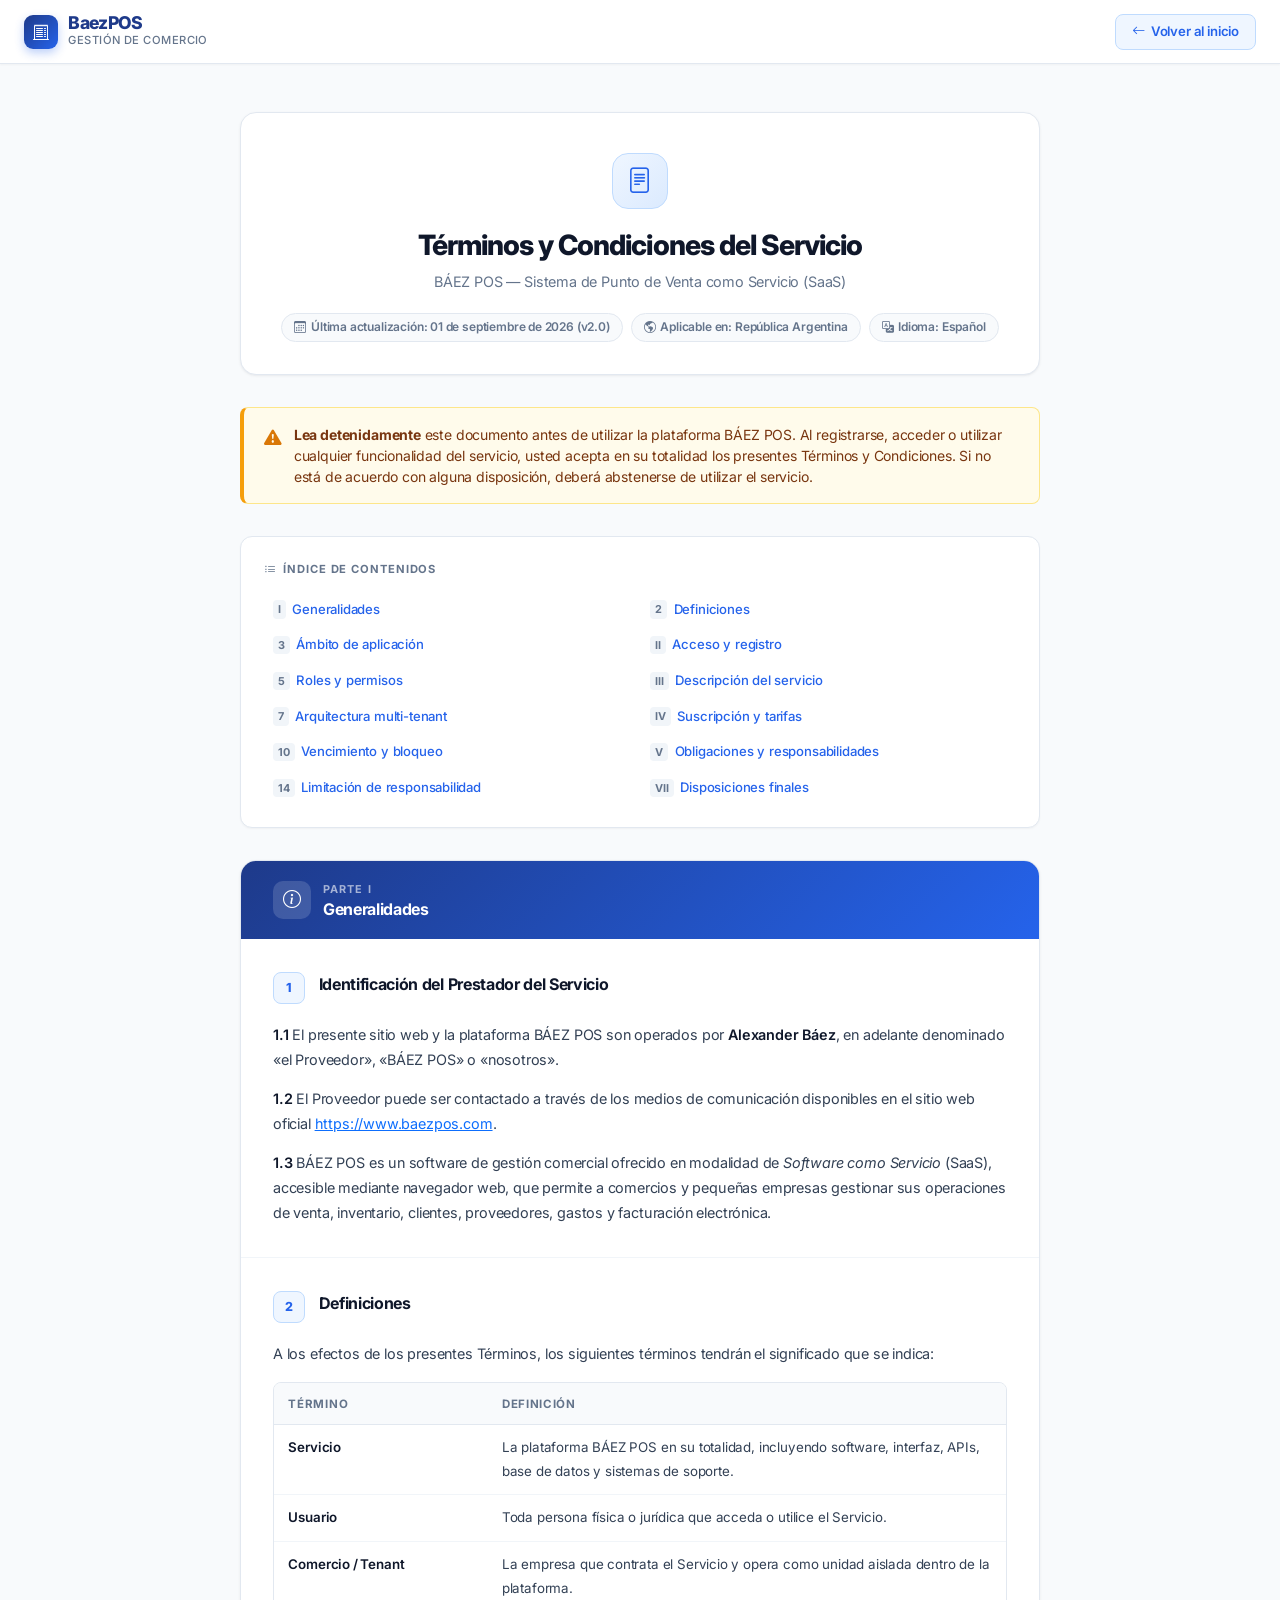
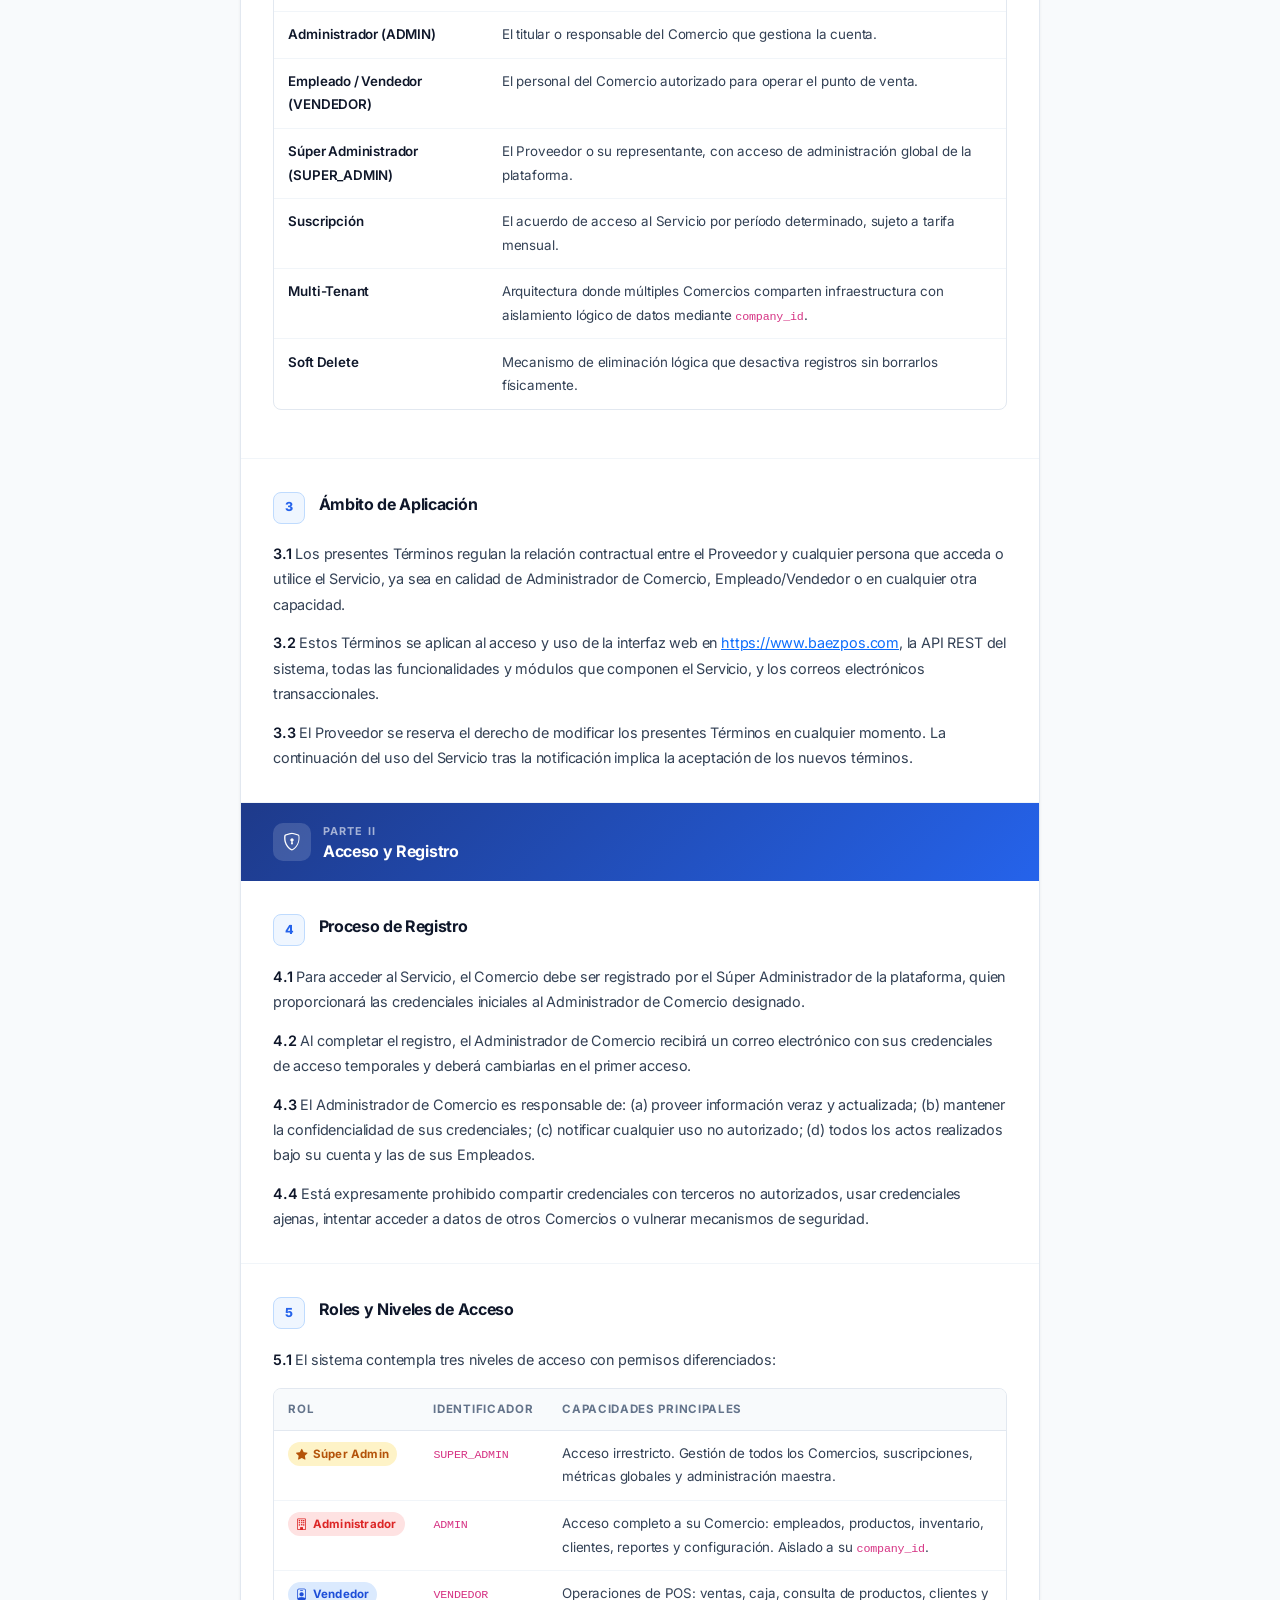
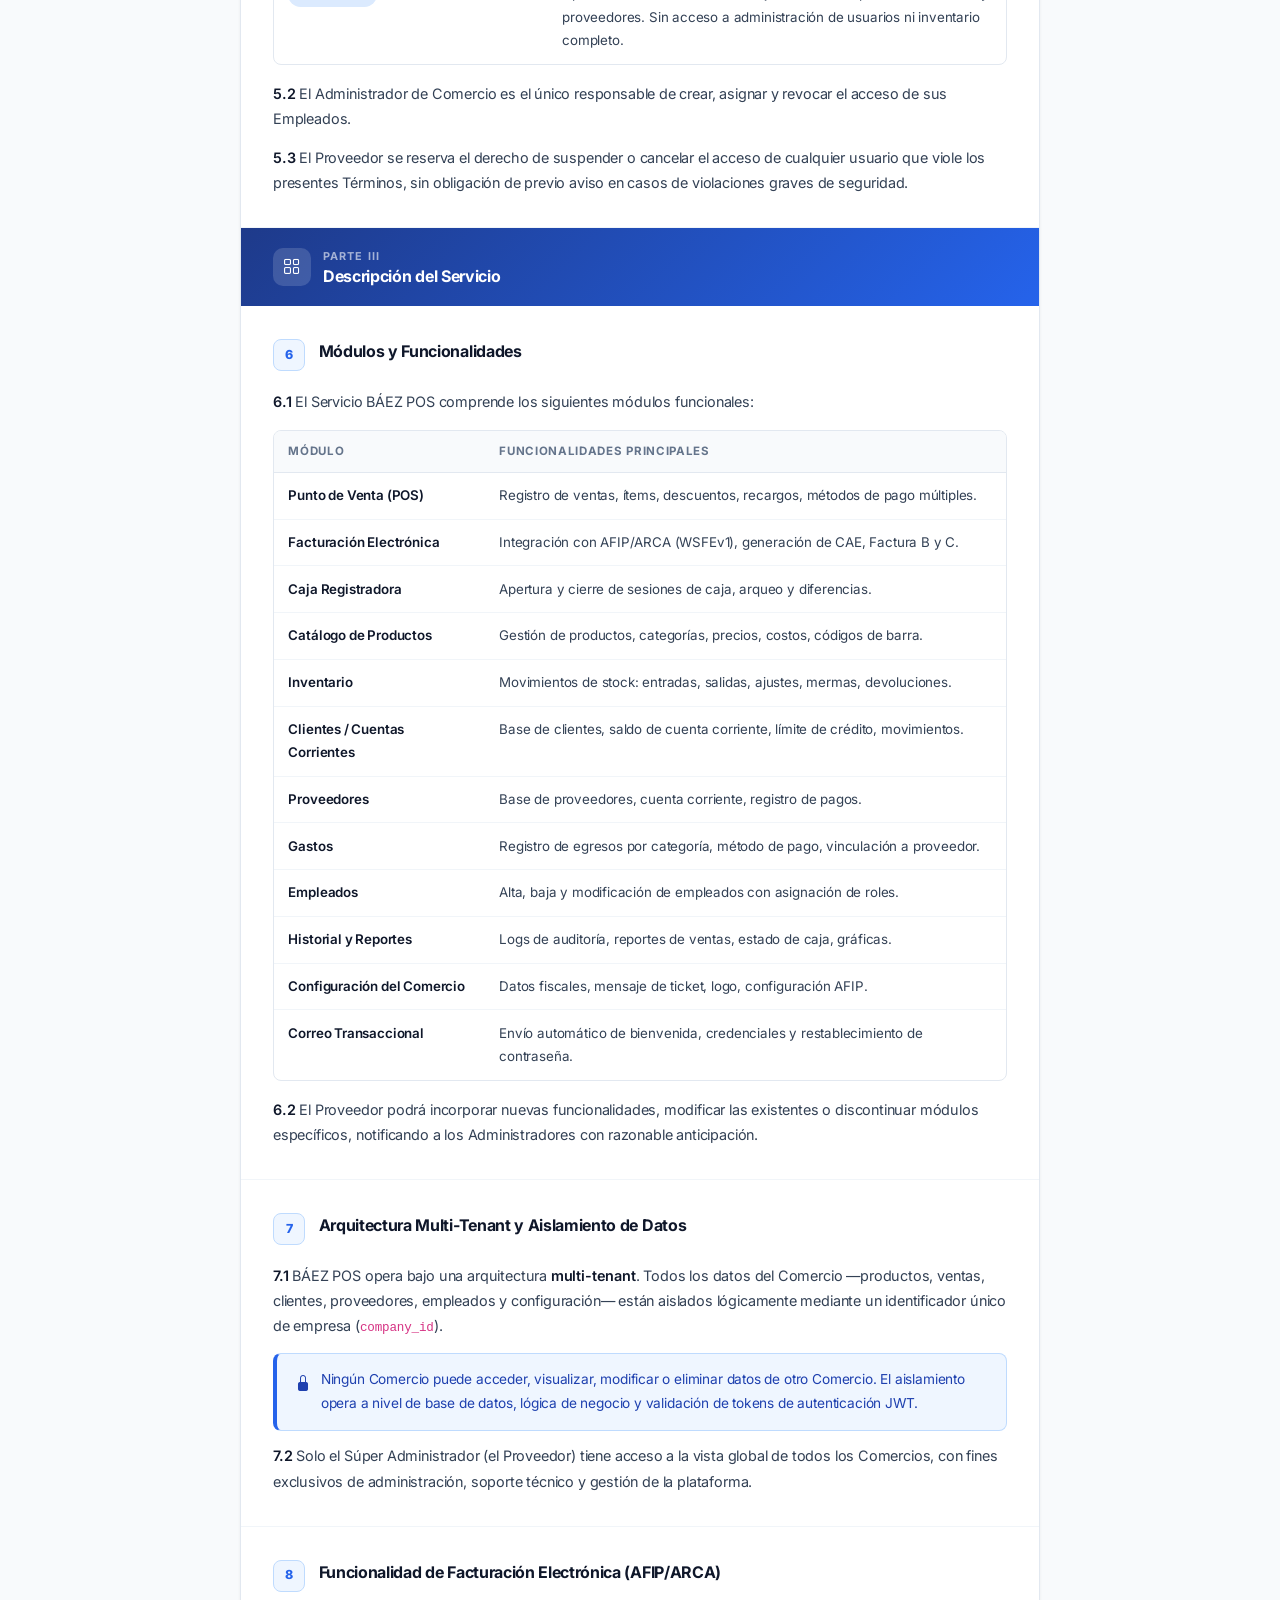
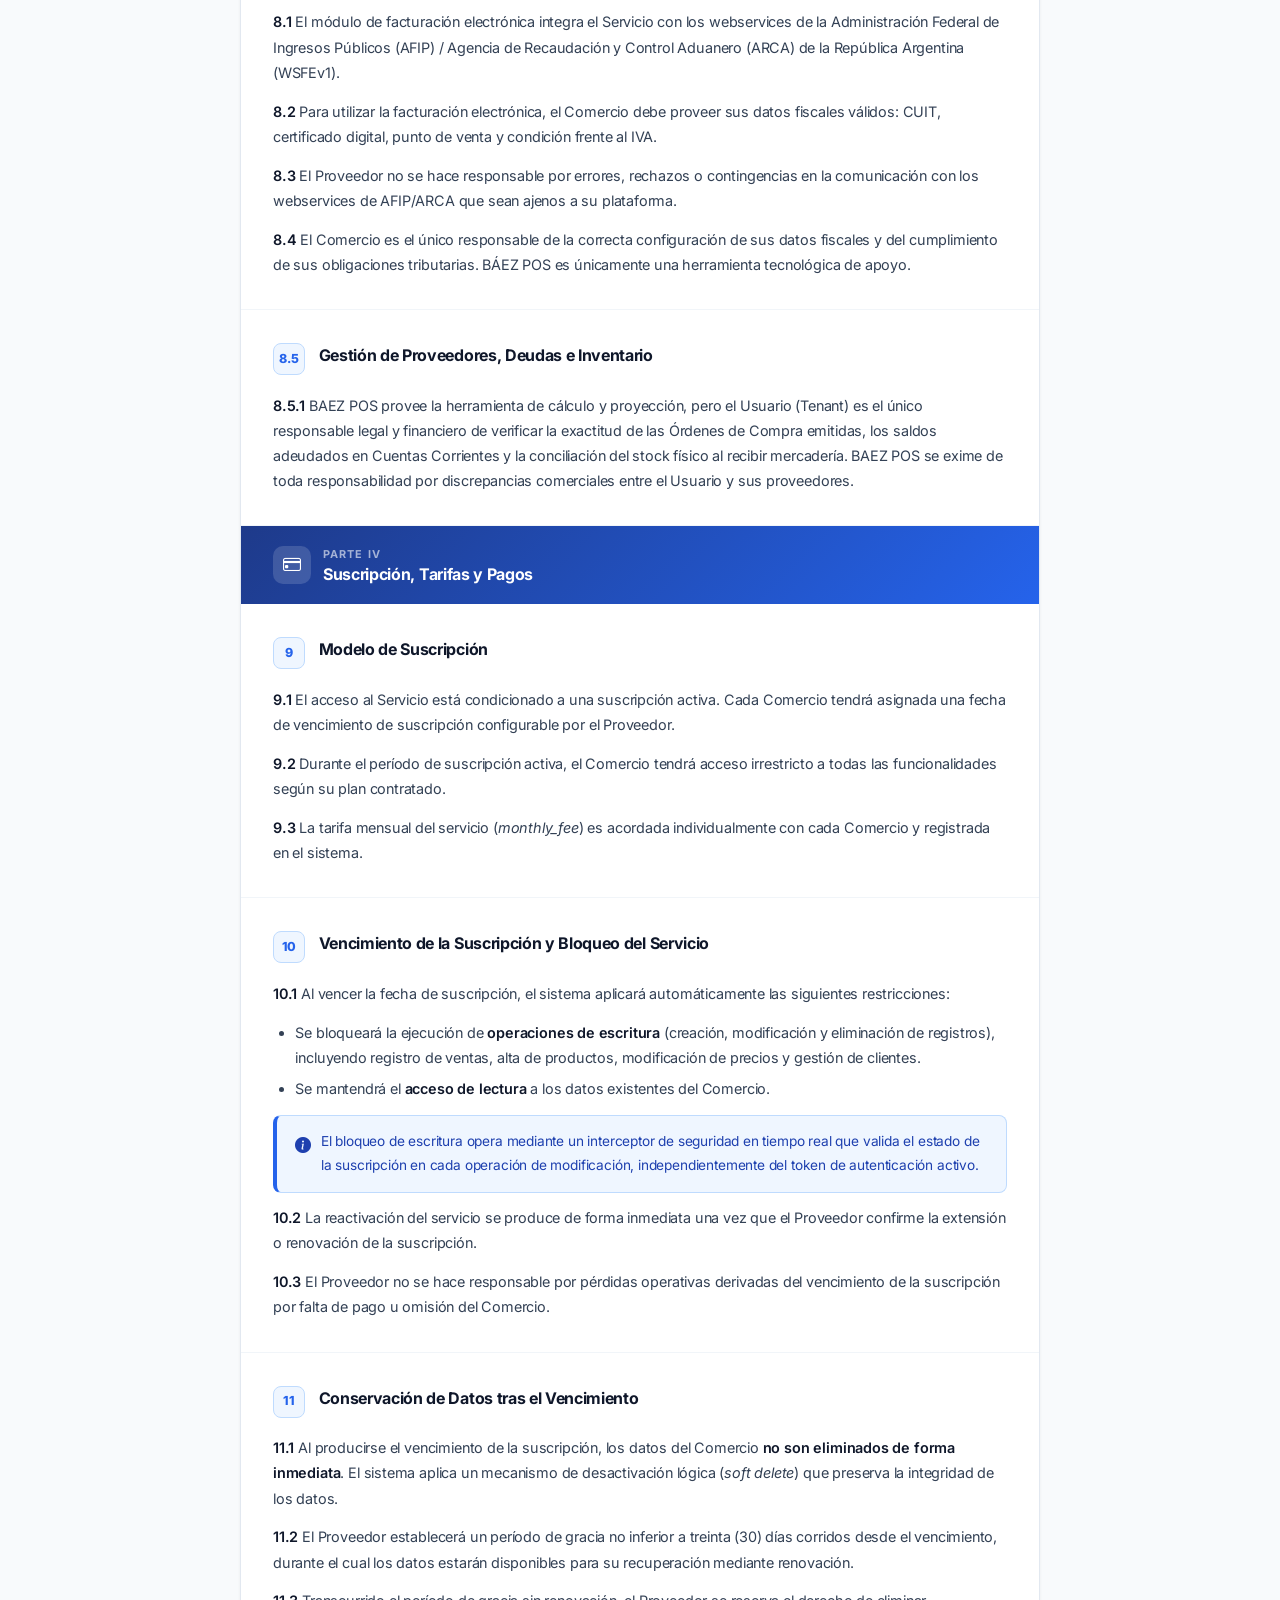
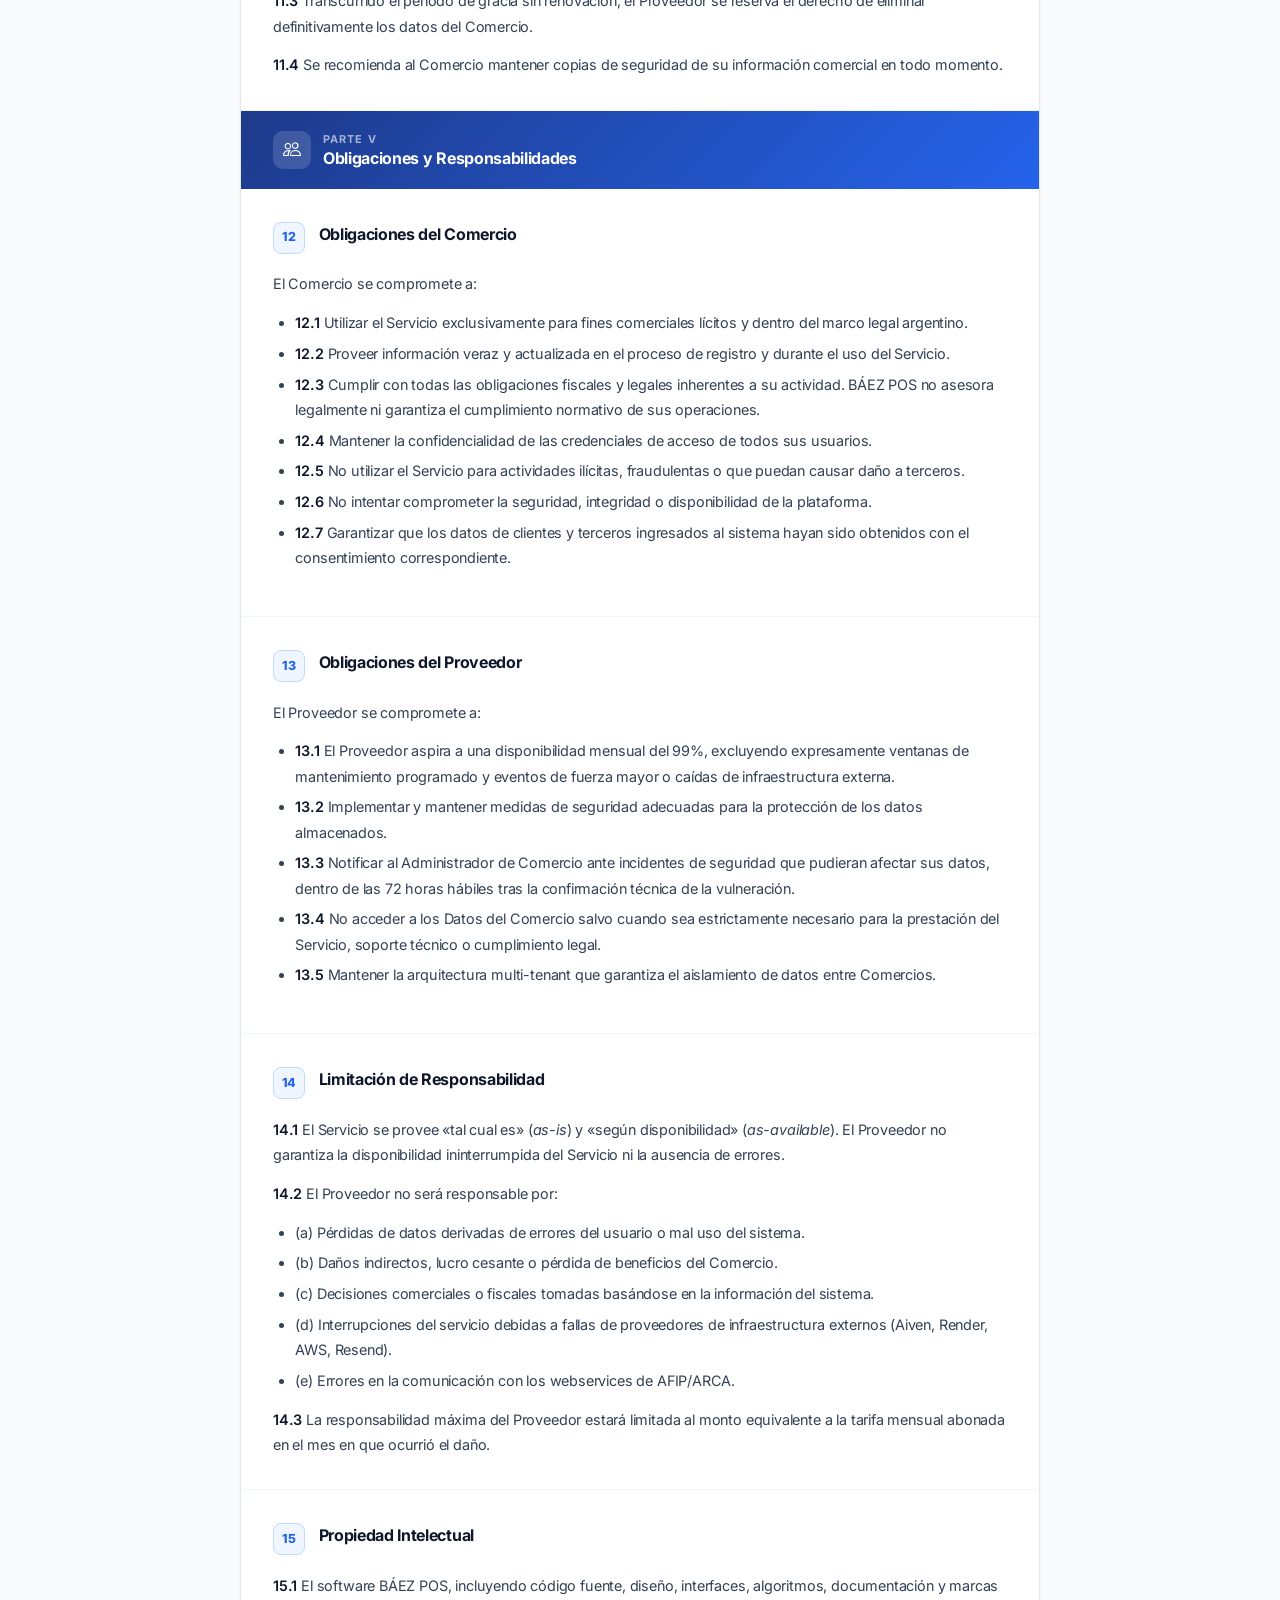
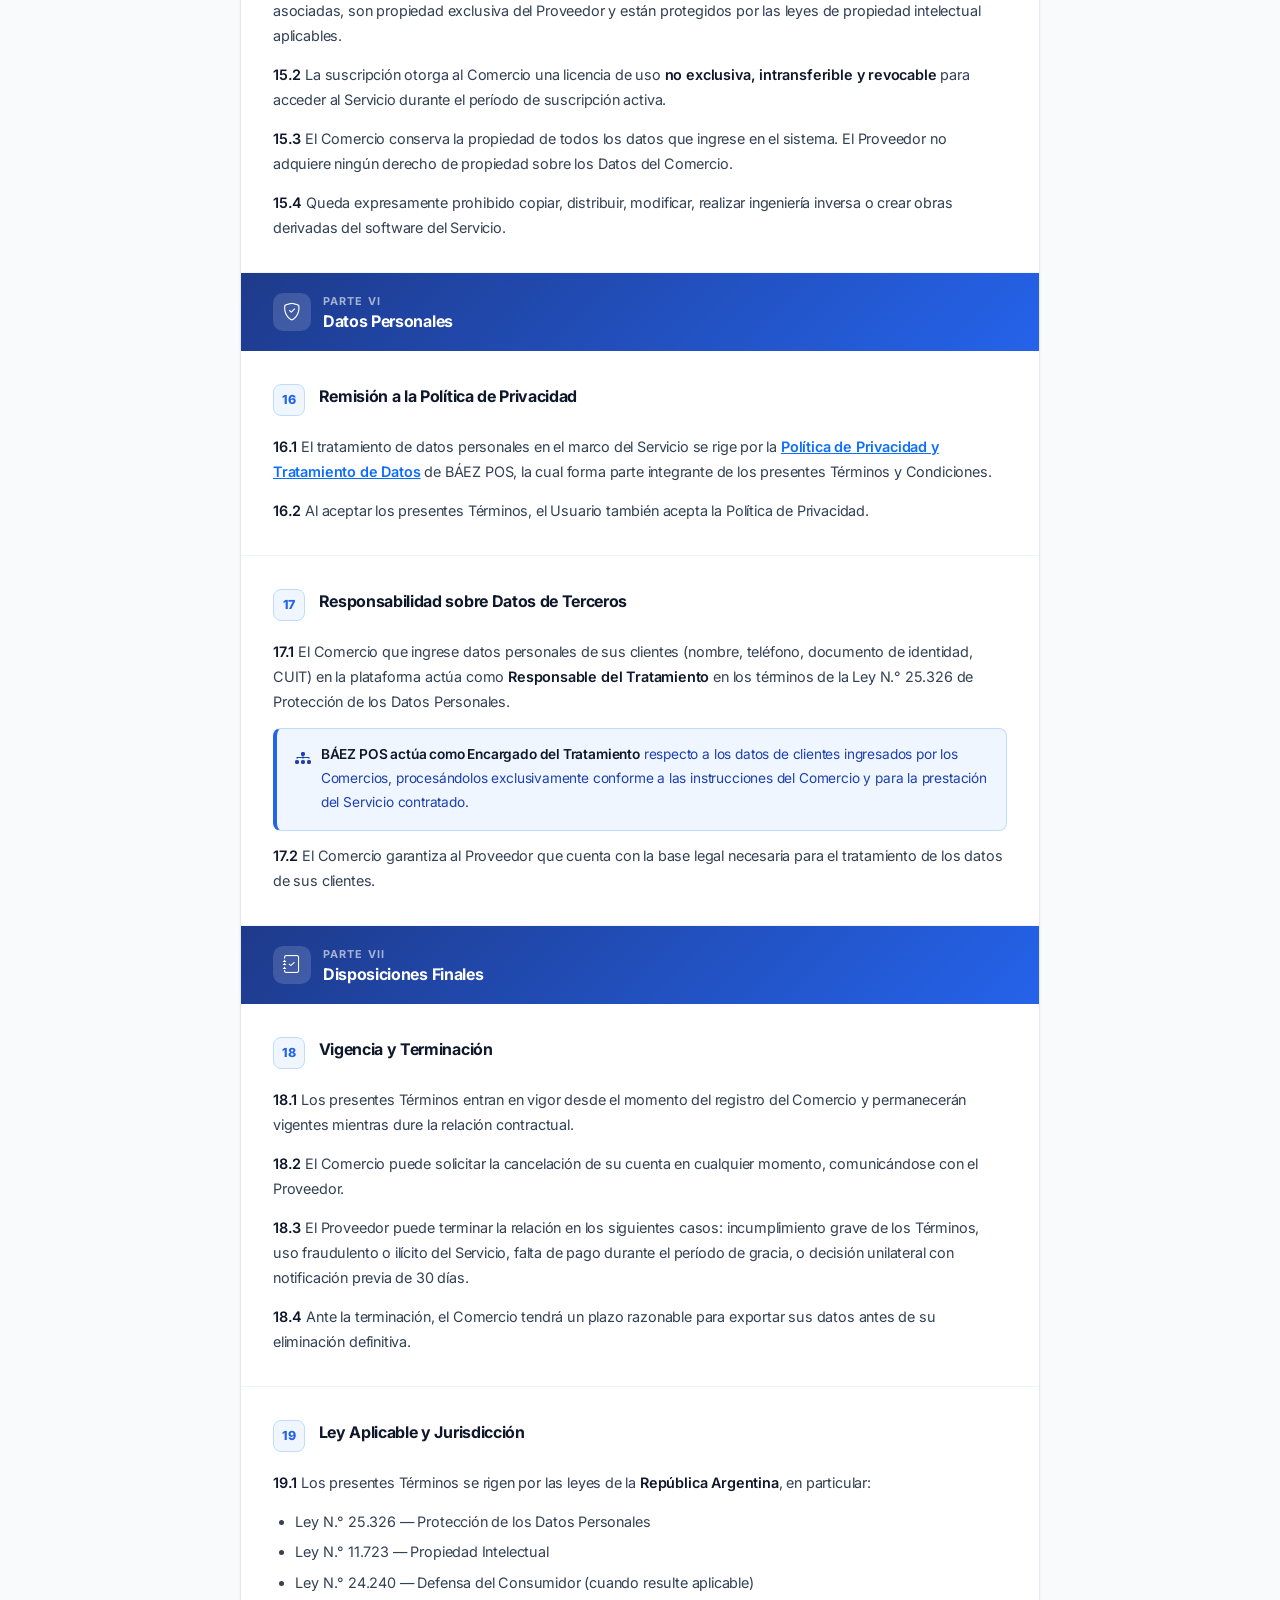
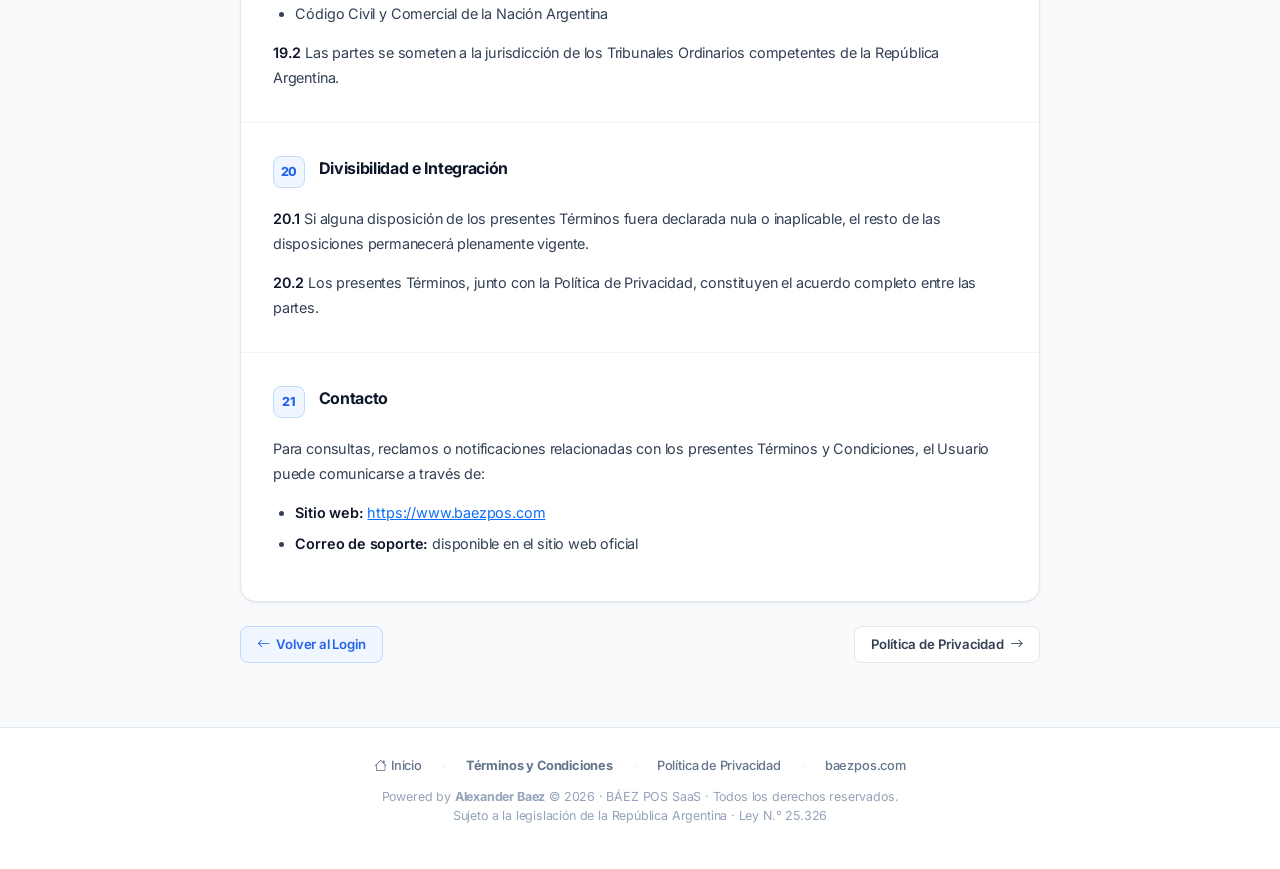
<file: src/main/resources/static/terminos.html>
<!DOCTYPE html>
<html lang="es">
<head>
  <meta charset="UTF-8">
  <meta name="viewport" content="width=device-width, initial-scale=1.0">
  <title>Términos y Condiciones | BaezPOS</title>
  <meta name="description" content="Términos y Condiciones del Servicio de BÁEZ POS — Sistema de Punto de Venta SaaS para comercios. Lea atentamente antes de utilizar la plataforma.">
  <link rel="icon" type="image/x-icon" href="/logo.ico">
  <link href="https://cdn.jsdelivr.net/npm/bootstrap@5.3.0/dist/css/bootstrap.min.css" rel="stylesheet">
  <link rel="stylesheet" href="https://cdn.jsdelivr.net/npm/bootstrap-icons@1.11.0/font/bootstrap-icons.css">
  <link rel="stylesheet" href="css/saas-ui-core.css">
  <style>
    /* ===================================================
       LEGAL PAGE — DESIGN SYSTEM EXTENSION
       =================================================== */
    body.legal-page {
      background-color: var(--saas-bg-main);
      min-height: 100vh;
      display: flex;
      flex-direction: column;
    }

    /* ---- Sticky Top Bar ---- */
    .legal-topbar {
      position: sticky;
      top: 0;
      z-index: 100;
      background: rgba(255, 255, 255, 0.92);
      backdrop-filter: blur(12px);
      -webkit-backdrop-filter: blur(12px);
      border-bottom: 1px solid var(--saas-border);
      padding: 0.85rem 1.5rem;
      display: flex;
      align-items: center;
      justify-content: space-between;
      gap: 1rem;
      box-shadow: var(--saas-shadow-sm);
    }

    .legal-topbar-brand {
      display: flex;
      align-items: center;
      gap: 0.65rem;
      text-decoration: none;
    }

    .legal-topbar-badge {
      width: 34px;
      height: 34px;
      background: linear-gradient(135deg, #1e3a8a, #2563eb);
      border-radius: 9px;
      display: flex;
      align-items: center;
      justify-content: center;
      color: #fff;
      font-size: 1rem;
      flex-shrink: 0;
      box-shadow: 0 4px 10px rgba(37, 99, 235, 0.3);
    }

    .legal-topbar-name {
      font-weight: 800;
      font-size: 1.1rem;
      color: #1e3a8a;
      letter-spacing: -0.04em;
      line-height: 1;
    }

    .legal-topbar-sub {
      font-size: 0.7rem;
      color: var(--saas-text-muted);
      font-weight: 500;
      letter-spacing: 0.04em;
      text-transform: uppercase;
    }

    .btn-back {
      display: inline-flex;
      align-items: center;
      gap: 0.4rem;
      font-size: 0.825rem;
      font-weight: 600;
      color: var(--saas-primary);
      background: var(--saas-primary-subtle);
      border: 1px solid var(--saas-primary-border);
      border-radius: var(--saas-radius-sm);
      padding: 0.45rem 1rem;
      text-decoration: none;
      transition: all 0.18s ease;
      white-space: nowrap;
    }

    .btn-back:hover {
      background: var(--saas-primary);
      color: #fff;
      border-color: var(--saas-primary);
      transform: translateY(-1px);
      box-shadow: 0 4px 10px rgba(37, 99, 235, 0.25);
    }

    /* ---- Main reading column ---- */
    .legal-wrapper {
      flex: 1;
      padding: 3rem 1.5rem 4rem;
    }

    .legal-container {
      max-width: 800px;
      margin: 0 auto;
    }

    /* ---- Document header ---- */
    .legal-doc-header {
      text-align: center;
      padding: 2.5rem 2rem 2rem;
      background: var(--saas-surface);
      border: 1px solid var(--saas-border);
      border-radius: var(--saas-radius-lg);
      box-shadow: var(--saas-shadow);
      margin-bottom: 2rem;
    }

    .legal-doc-icon {
      width: 56px;
      height: 56px;
      background: linear-gradient(135deg, #eff6ff, #dbeafe);
      border: 1px solid var(--saas-primary-border);
      border-radius: 16px;
      display: flex;
      align-items: center;
      justify-content: center;
      font-size: 1.6rem;
      color: var(--saas-primary);
      margin: 0 auto 1.25rem;
    }

    .legal-doc-title {
      font-size: 1.75rem;
      font-weight: 800;
      color: var(--saas-text-heading);
      letter-spacing: -0.035em;
      margin-bottom: 0.5rem;
    }

    .legal-doc-subtitle {
      font-size: 0.9rem;
      color: var(--saas-text-muted);
      margin-bottom: 1.25rem;
    }

    .legal-meta-pills {
      display: flex;
      flex-wrap: wrap;
      gap: 0.5rem;
      justify-content: center;
    }

    .legal-meta-pill {
      display: inline-flex;
      align-items: center;
      gap: 0.3rem;
      font-size: 0.75rem;
      font-weight: 600;
      color: var(--saas-text-muted);
      background: var(--saas-bg-main);
      border: 1px solid var(--saas-border);
      border-radius: 9999px;
      padding: 0.3rem 0.75rem;
    }

    /* ---- Alert box (important notice) ---- */
    .legal-notice {
      background: #fffbeb;
      border: 1px solid #fde68a;
      border-left: 4px solid #f59e0b;
      border-radius: var(--saas-radius-sm);
      padding: 1rem 1.25rem;
      font-size: 0.875rem;
      color: #78350f;
      margin-bottom: 2rem;
      display: flex;
      gap: 0.75rem;
      align-items: flex-start;
    }

    .legal-notice i {
      font-size: 1.1rem;
      margin-top: 0.05rem;
      color: #d97706;
      flex-shrink: 0;
    }

    /* ---- Table of Contents ---- */
    .toc-card {
      background: var(--saas-surface);
      border: 1px solid var(--saas-border);
      border-radius: var(--saas-radius-md);
      padding: 1.5rem;
      margin-bottom: 2rem;
      box-shadow: var(--saas-shadow-sm);
    }

    .toc-title {
      font-size: 0.7rem;
      font-weight: 700;
      text-transform: uppercase;
      letter-spacing: 0.08em;
      color: var(--saas-text-muted);
      margin-bottom: 1rem;
      display: flex;
      align-items: center;
      gap: 0.4rem;
    }

    .toc-grid {
      display: grid;
      grid-template-columns: 1fr 1fr;
      gap: 0.3rem;
    }

    .toc-link {
      display: flex;
      align-items: center;
      gap: 0.4rem;
      font-size: 0.82rem;
      color: var(--saas-primary);
      text-decoration: none;
      padding: 0.35rem 0.5rem;
      border-radius: 6px;
      font-weight: 500;
      transition: all 0.15s ease;
    }

    .toc-link:hover {
      background: var(--saas-primary-subtle);
      color: var(--saas-primary);
    }

    .toc-link-num {
      font-size: 0.68rem;
      font-weight: 700;
      background: var(--saas-border-subtle);
      color: var(--saas-text-muted);
      border-radius: 4px;
      padding: 1px 5px;
      flex-shrink: 0;
    }

    /* ---- Content body ---- */
    .legal-body {
      background: var(--saas-surface);
      border: 1px solid var(--saas-border);
      border-radius: var(--saas-radius-lg);
      box-shadow: var(--saas-shadow);
      overflow: hidden;
    }

    /* ---- Part dividers ---- */
    .legal-part {
      background: linear-gradient(135deg, #1e3a8a 0%, #2563eb 100%);
      padding: 1.25rem 2rem;
      display: flex;
      align-items: center;
      gap: 0.75rem;
    }

    .legal-part-label {
      font-size: 0.68rem;
      font-weight: 700;
      text-transform: uppercase;
      letter-spacing: 0.1em;
      color: rgba(255,255,255,0.6);
      display: block;
      margin-bottom: 0.15rem;
    }

    .legal-part-title {
      font-size: 1rem;
      font-weight: 700;
      color: #ffffff;
      letter-spacing: -0.02em;
      margin: 0;
    }

    .legal-part-icon {
      width: 38px;
      height: 38px;
      background: rgba(255,255,255,0.15);
      border-radius: 10px;
      display: flex;
      align-items: center;
      justify-content: center;
      color: #fff;
      font-size: 1.1rem;
      flex-shrink: 0;
    }

    /* ---- Articles ---- */
    .legal-article {
      padding: 2rem;
      border-bottom: 1px solid var(--saas-border-subtle);
    }

    .legal-article:last-child {
      border-bottom: none;
    }

    .article-header {
      display: flex;
      align-items: flex-start;
      gap: 0.85rem;
      margin-bottom: 1.1rem;
    }

    .article-num {
      flex-shrink: 0;
      width: 32px;
      height: 32px;
      background: var(--saas-primary-subtle);
      border: 1px solid var(--saas-primary-border);
      border-radius: 8px;
      display: flex;
      align-items: center;
      justify-content: center;
      font-size: 0.78rem;
      font-weight: 800;
      color: var(--saas-primary);
      margin-top: 1px;
    }

    .article-title {
      font-size: 1rem;
      font-weight: 700;
      color: var(--saas-text-heading);
      letter-spacing: -0.02em;
      margin: 0;
      padding-top: 4px;
    }

    /* ---- Prose styles ---- */
    .legal-prose {
      font-size: 0.9rem;
      line-height: 1.75;
      color: var(--saas-text-body);
    }

    .legal-prose p {
      margin-bottom: 0.85rem;
    }

    .legal-prose p:last-child {
      margin-bottom: 0;
    }

    .legal-prose strong {
      color: var(--saas-text-heading);
      font-weight: 600;
    }

    .legal-prose ul, .legal-prose ol {
      padding-left: 1.4rem;
      margin-bottom: 0.85rem;
    }

    .legal-prose li {
      margin-bottom: 0.35rem;
    }

    /* ---- Sub-section headings inside articles ---- */
    .legal-prose .sub-heading {
      font-size: 0.82rem;
      font-weight: 700;
      text-transform: uppercase;
      letter-spacing: 0.06em;
      color: var(--saas-text-muted);
      margin: 1.25rem 0 0.5rem;
    }

    /* ---- Inline tables ---- */
    .legal-table-wrap {
      overflow-x: auto;
      margin: 1rem 0;
      border-radius: var(--saas-radius-sm);
      border: 1px solid var(--saas-border);
    }

    .legal-table {
      width: 100%;
      border-collapse: collapse;
      font-size: 0.835rem;
    }

    .legal-table th {
      background: var(--saas-bg-main);
      color: var(--saas-text-muted);
      font-size: 0.72rem;
      font-weight: 700;
      text-transform: uppercase;
      letter-spacing: 0.06em;
      padding: 0.65rem 0.9rem;
      border-bottom: 1px solid var(--saas-border);
      white-space: nowrap;
    }

    .legal-table td {
      padding: 0.7rem 0.9rem;
      border-bottom: 1px solid var(--saas-border-subtle);
      color: var(--saas-text-body);
      vertical-align: top;
    }

    .legal-table tr:last-child td {
      border-bottom: none;
    }

    .legal-table tr:hover td {
      background: rgba(241, 245, 249, 0.5);
    }

    /* ---- Info box ---- */
    .legal-info-box {
      background: var(--saas-primary-subtle);
      border: 1px solid var(--saas-primary-border);
      border-left: 4px solid var(--saas-primary);
      border-radius: var(--saas-radius-sm);
      padding: 0.9rem 1.1rem;
      font-size: 0.855rem;
      color: #1e40af;
      margin: 0.75rem 0;
      display: flex;
      gap: 0.65rem;
      align-items: flex-start;
    }

    .legal-info-box i {
      font-size: 1rem;
      margin-top: 0.05rem;
      flex-shrink: 0;
    }

    /* ---- Warning box ---- */
    .legal-warn-box {
      background: #fff7ed;
      border: 1px solid #fed7aa;
      border-left: 4px solid #f97316;
      border-radius: var(--saas-radius-sm);
      padding: 0.9rem 1.1rem;
      font-size: 0.855rem;
      color: #7c2d12;
      margin: 0.75rem 0;
      display: flex;
      gap: 0.65rem;
      align-items: flex-start;
    }

    .legal-warn-box i {
      font-size: 1rem;
      margin-top: 0.05rem;
      flex-shrink: 0;
      color: #f97316;
    }

    /* ---- Role badges inside prose ---- */
    .role-tag {
      display: inline-flex;
      align-items: center;
      gap: 0.25rem;
      font-size: 0.72rem;
      font-weight: 700;
      padding: 2px 8px;
      border-radius: 9999px;
      letter-spacing: 0.02em;
    }

    .role-tag.superadmin { background: #fef3c7; color: #b45309; }
    .role-tag.admin      { background: #fee2e2; color: #dc2626; }
    .role-tag.vendedor   { background: #dbeafe; color: #1d4ed8; }

    /* ---- Footer ---- */
    .legal-footer {
      background: var(--saas-surface);
      border-top: 1px solid var(--saas-border);
      padding: 1.75rem 1.5rem;
      text-align: center;
    }

    .legal-footer-links {
      display: flex;
      flex-wrap: wrap;
      align-items: center;
      justify-content: center;
      gap: 0.25rem 1.25rem;
      margin-bottom: 0.75rem;
    }

    .legal-footer-links a {
      font-size: 0.8rem;
      color: var(--saas-text-muted);
      text-decoration: none;
      font-weight: 500;
      transition: color 0.15s;
    }

    .legal-footer-links a:hover {
      color: var(--saas-primary);
    }

    .legal-footer-sep {
      color: var(--saas-border);
      font-size: 0.85rem;
    }

    .legal-footer-copy {
      font-size: 0.78rem;
      color: var(--saas-text-subtle);
    }

    /* ---- Scroll to top button ---- */
    .scroll-top-btn {
      position: fixed;
      bottom: 2rem;
      right: 1.5rem;
      width: 42px;
      height: 42px;
      background: var(--saas-primary);
      color: #fff;
      border: none;
      border-radius: 50%;
      display: flex;
      align-items: center;
      justify-content: center;
      font-size: 1.1rem;
      cursor: pointer;
      box-shadow: 0 4px 14px rgba(37, 99, 235, 0.35);
      opacity: 0;
      transform: translateY(8px);
      transition: all 0.25s ease;
      z-index: 50;
    }

    .scroll-top-btn.visible {
      opacity: 1;
      transform: translateY(0);
    }

    .scroll-top-btn:hover {
      background: var(--saas-primary-hover);
      transform: translateY(-2px);
    }

    /* ---- Responsive ---- */
    @media (max-width: 640px) {
      .legal-doc-title { font-size: 1.35rem; }
      .legal-article { padding: 1.5rem; }
      .legal-part { padding: 1rem 1.5rem; }
      .toc-grid { grid-template-columns: 1fr; }
      .legal-topbar { padding: 0.75rem 1rem; }
    }
  </style>
</head>
<body class="legal-page">

  <!-- â•â•â•â•â•â•â•â•â•â•â•â•â•â•â•â•â•â•â•â•â•â•â•â•â•â•â•â•â•â•â•â•â•â•â•â•â•â•â•â•â•â•
       STICKY TOP BAR
       â•â•â•â•â•â•â•â•â•â•â•â•â•â•â•â•â•â•â•â•â•â•â•â•â•â•â•â•â•â•â•â•â•â•â•â•â•â•â•â•â•â• -->
  <header class="legal-topbar">
    <a href="/login.html" class="legal-topbar-brand" aria-label="Volver a BaezPOS">
      <div class="legal-topbar-badge">
        <i class="bi bi-receipt-cutoff"></i>
      </div>
      <div>
        <div class="legal-topbar-name">BaezPOS</div>
        <div class="legal-topbar-sub">Gestión de Comercio</div>
      </div>
    </a>
    <a href="/login.html" class="btn-back">
      <i class="bi bi-arrow-left"></i>
      Volver al inicio
    </a>
  </header>

  <!-- â•â•â•â•â•â•â•â•â•â•â•â•â•â•â•â•â•â•â•â•â•â•â•â•â•â•â•â•â•â•â•â•â•â•â•â•â•â•â•â•â•â•
       MAIN CONTENT
       â•â•â•â•â•â•â•â•â•â•â•â•â•â•â•â•â•â•â•â•â•â•â•â•â•â•â•â•â•â•â•â•â•â•â•â•â•â•â•â•â•â• -->
  <main class="legal-wrapper">
    <div class="legal-container">

      <!-- Document header -->
      <div class="legal-doc-header">
        <div class="legal-doc-icon">
          <i class="bi bi-file-text"></i>
        </div>
        <h1 class="legal-doc-title">Términos y Condiciones del Servicio</h1>
        <p class="legal-doc-subtitle">BÁEZ POS — Sistema de Punto de Venta como Servicio (SaaS)</p>
        <div class="legal-meta-pills">
          <span class="legal-meta-pill"><i class="bi bi-calendar3"></i> Última actualización: 01 de septiembre de 2026 (v2.0)</span>
          <span class="legal-meta-pill"><i class="bi bi-globe-americas"></i> Aplicable en: República Argentina</span>
          <span class="legal-meta-pill"><i class="bi bi-translate"></i> Idioma: Español</span>
        </div>
      </div>

      <!-- Important notice -->
      <div class="legal-notice">
        <i class="bi bi-exclamation-triangle-fill"></i>
        <div>
          <strong>Lea detenidamente</strong> este documento antes de utilizar la plataforma BÁEZ POS. Al registrarse, acceder o utilizar cualquier funcionalidad del servicio, usted acepta en su totalidad los presentes Términos y Condiciones. Si no está de acuerdo con alguna disposición, deberá abstenerse de utilizar el servicio.
        </div>
      </div>

      <!-- Table of Contents -->
      <div class="toc-card">
        <div class="toc-title"><i class="bi bi-list-ul"></i> Índice de contenidos</div>
        <div class="toc-grid">
          <a href="#parte-i"    class="toc-link"><span class="toc-link-num">I</span>   Generalidades</a>
          <a href="#art2"       class="toc-link"><span class="toc-link-num">2</span>   Definiciones</a>
          <a href="#art3"       class="toc-link"><span class="toc-link-num">3</span>   Ámbito de aplicación</a>
          <a href="#parte-ii"   class="toc-link"><span class="toc-link-num">II</span>  Acceso y registro</a>
          <a href="#art5"       class="toc-link"><span class="toc-link-num">5</span>   Roles y permisos</a>
          <a href="#parte-iii"  class="toc-link"><span class="toc-link-num">III</span> Descripción del servicio</a>
          <a href="#art7"       class="toc-link"><span class="toc-link-num">7</span>   Arquitectura multi-tenant</a>
          <a href="#parte-iv"   class="toc-link"><span class="toc-link-num">IV</span>  Suscripción y tarifas</a>
          <a href="#art10"      class="toc-link"><span class="toc-link-num">10</span>  Vencimiento y bloqueo</a>
          <a href="#parte-v"    class="toc-link"><span class="toc-link-num">V</span>   Obligaciones y responsabilidades</a>
          <a href="#art14"      class="toc-link"><span class="toc-link-num">14</span>  Limitación de responsabilidad</a>
          <a href="#parte-vii"  class="toc-link"><span class="toc-link-num">VII</span> Disposiciones finales</a>
        </div>
      </div>

      <!-- â•â•â• DOCUMENT BODY â•â•â• -->
      <div class="legal-body">

        <!-- PARTE I -->
        <div class="legal-part" id="parte-i">
          <div class="legal-part-icon"><i class="bi bi-info-circle"></i></div>
          <div>
            <span class="legal-part-label">Parte I</span>
            <h2 class="legal-part-title">Generalidades</h2>
          </div>
        </div>

        <!-- Art. 1 -->
        <div class="legal-article" id="art1">
          <div class="article-header">
            <div class="article-num">1</div>
            <h3 class="article-title">Identificación del Prestador del Servicio</h3>
          </div>
          <div class="legal-prose">
            <p><strong>1.1</strong> El presente sitio web y la plataforma BÁEZ POS son operados por <strong>Alexander Báez</strong>, en adelante denominado «el Proveedor», «BÁEZ POS» o «nosotros».</p>
            <p><strong>1.2</strong> El Proveedor puede ser contactado a través de los medios de comunicación disponibles en el sitio web oficial <a href="https://www.baezpos.com" target="_blank" rel="noopener">https://www.baezpos.com</a>.</p>
            <p><strong>1.3</strong> BÁEZ POS es un software de gestión comercial ofrecido en modalidad de <em>Software como Servicio</em> (SaaS), accesible mediante navegador web, que permite a comercios y pequeñas empresas gestionar sus operaciones de venta, inventario, clientes, proveedores, gastos y facturación electrónica.</p>
          </div>
        </div>

        <!-- Art. 2 -->
        <div class="legal-article" id="art2">
          <div class="article-header">
            <div class="article-num">2</div>
            <h3 class="article-title">Definiciones</h3>
          </div>
          <div class="legal-prose">
            <p>A los efectos de los presentes Términos, los siguientes términos tendrán el significado que se indica:</p>
            <div class="legal-table-wrap">
              <table class="legal-table">
                <thead>
                  <tr>
                    <th>Término</th>
                    <th>Definición</th>
                  </tr>
                </thead>
                <tbody>
                  <tr><td><strong>Servicio</strong></td><td>La plataforma BÁEZ POS en su totalidad, incluyendo software, interfaz, APIs, base de datos y sistemas de soporte.</td></tr>
                  <tr><td><strong>Usuario</strong></td><td>Toda persona física o jurídica que acceda o utilice el Servicio.</td></tr>
                  <tr><td><strong>Comercio / Tenant</strong></td><td>La empresa que contrata el Servicio y opera como unidad aislada dentro de la plataforma.</td></tr>
                  <tr><td><strong>Administrador (ADMIN)</strong></td><td>El titular o responsable del Comercio que gestiona la cuenta.</td></tr>
                  <tr><td><strong>Empleado / Vendedor (VENDEDOR)</strong></td><td>El personal del Comercio autorizado para operar el punto de venta.</td></tr>
                  <tr><td><strong>Súper Administrador (SUPER_ADMIN)</strong></td><td>El Proveedor o su representante, con acceso de administración global de la plataforma.</td></tr>
                  <tr><td><strong>Suscripción</strong></td><td>El acuerdo de acceso al Servicio por período determinado, sujeto a tarifa mensual.</td></tr>
                  <tr><td><strong>Multi-Tenant</strong></td><td>Arquitectura donde múltiples Comercios comparten infraestructura con aislamiento lógico de datos mediante <code>company_id</code>.</td></tr>
                  <tr><td><strong>Soft Delete</strong></td><td>Mecanismo de eliminación lógica que desactiva registros sin borrarlos físicamente.</td></tr>
                </tbody>
              </table>
            </div>
          </div>
        </div>

        <!-- Art. 3 -->
        <div class="legal-article" id="art3">
          <div class="article-header">
            <div class="article-num">3</div>
            <h3 class="article-title">Ámbito de Aplicación</h3>
          </div>
          <div class="legal-prose">
            <p><strong>3.1</strong> Los presentes Términos regulan la relación contractual entre el Proveedor y cualquier persona que acceda o utilice el Servicio, ya sea en calidad de Administrador de Comercio, Empleado/Vendedor o en cualquier otra capacidad.</p>
            <p><strong>3.2</strong> Estos Términos se aplican al acceso y uso de la interfaz web en <a href="https://www.baezpos.com">https://www.baezpos.com</a>, la API REST del sistema, todas las funcionalidades y módulos que componen el Servicio, y los correos electrónicos transaccionales.</p>
            <p><strong>3.3</strong> El Proveedor se reserva el derecho de modificar los presentes Términos en cualquier momento. La continuación del uso del Servicio tras la notificación implica la aceptación de los nuevos términos.</p>
          </div>
        </div>

        <!-- PARTE II -->
        <div class="legal-part" id="parte-ii">
          <div class="legal-part-icon"><i class="bi bi-shield-lock"></i></div>
          <div>
            <span class="legal-part-label">Parte II</span>
            <h2 class="legal-part-title">Acceso y Registro</h2>
          </div>
        </div>

        <!-- Art. 4 -->
        <div class="legal-article" id="art4">
          <div class="article-header">
            <div class="article-num">4</div>
            <h3 class="article-title">Proceso de Registro</h3>
          </div>
          <div class="legal-prose">
            <p><strong>4.1</strong> Para acceder al Servicio, el Comercio debe ser registrado por el Súper Administrador de la plataforma, quien proporcionará las credenciales iniciales al Administrador de Comercio designado.</p>
            <p><strong>4.2</strong> Al completar el registro, el Administrador de Comercio recibirá un correo electrónico con sus credenciales de acceso temporales y deberá cambiarlas en el primer acceso.</p>
            <p><strong>4.3</strong> El Administrador de Comercio es responsable de: (a) proveer información veraz y actualizada; (b) mantener la confidencialidad de sus credenciales; (c) notificar cualquier uso no autorizado; (d) todos los actos realizados bajo su cuenta y las de sus Empleados.</p>
            <p><strong>4.4</strong> Está expresamente prohibido compartir credenciales con terceros no autorizados, usar credenciales ajenas, intentar acceder a datos de otros Comercios o vulnerar mecanismos de seguridad.</p>
          </div>
        </div>

        <!-- Art. 5 -->
        <div class="legal-article" id="art5">
          <div class="article-header">
            <div class="article-num">5</div>
            <h3 class="article-title">Roles y Niveles de Acceso</h3>
          </div>
          <div class="legal-prose">
            <p><strong>5.1</strong> El sistema contempla tres niveles de acceso con permisos diferenciados:</p>

            <div class="legal-table-wrap">
              <table class="legal-table">
                <thead>
                  <tr><th>Rol</th><th>Identificador</th><th>Capacidades Principales</th></tr>
                </thead>
                <tbody>
                  <tr>
                    <td><span class="role-tag superadmin"><i class="bi bi-star-fill"></i> Súper Admin</span></td>
                    <td><code>SUPER_ADMIN</code></td>
                    <td>Acceso irrestricto. Gestión de todos los Comercios, suscripciones, métricas globales y administración maestra.</td>
                  </tr>
                  <tr>
                    <td><span class="role-tag admin"><i class="bi bi-building"></i> Administrador</span></td>
                    <td><code>ADMIN</code></td>
                    <td>Acceso completo a su Comercio: empleados, productos, inventario, clientes, reportes y configuración. Aislado a su <code>company_id</code>.</td>
                  </tr>
                  <tr>
                    <td><span class="role-tag vendedor"><i class="bi bi-person-badge"></i> Vendedor</span></td>
                    <td><code>VENDEDOR</code></td>
                    <td>Operaciones de POS: ventas, caja, consulta de productos, clientes y proveedores. Sin acceso a administración de usuarios ni inventario completo.</td>
                  </tr>
                </tbody>
              </table>
            </div>

            <p><strong>5.2</strong> El Administrador de Comercio es el único responsable de crear, asignar y revocar el acceso de sus Empleados.</p>
            <p><strong>5.3</strong> El Proveedor se reserva el derecho de suspender o cancelar el acceso de cualquier usuario que viole los presentes Términos, sin obligación de previo aviso en casos de violaciones graves de seguridad.</p>
          </div>
        </div>

        <!-- PARTE III -->
        <div class="legal-part" id="parte-iii">
          <div class="legal-part-icon"><i class="bi bi-grid"></i></div>
          <div>
            <span class="legal-part-label">Parte III</span>
            <h2 class="legal-part-title">Descripción del Servicio</h2>
          </div>
        </div>

        <!-- Art. 6 -->
        <div class="legal-article" id="art6">
          <div class="article-header">
            <div class="article-num">6</div>
            <h3 class="article-title">Módulos y Funcionalidades</h3>
          </div>
          <div class="legal-prose">
            <p><strong>6.1</strong> El Servicio BÁEZ POS comprende los siguientes módulos funcionales:</p>
            <div class="legal-table-wrap">
              <table class="legal-table">
                <thead>
                  <tr><th>Módulo</th><th>Funcionalidades Principales</th></tr>
                </thead>
                <tbody>
                  <tr><td><strong>Punto de Venta (POS)</strong></td><td>Registro de ventas, ítems, descuentos, recargos, métodos de pago múltiples.</td></tr>
                  <tr><td><strong>Facturación Electrónica</strong></td><td>Integración con AFIP/ARCA (WSFEv1), generación de CAE, Factura B y C.</td></tr>
                  <tr><td><strong>Caja Registradora</strong></td><td>Apertura y cierre de sesiones de caja, arqueo y diferencias.</td></tr>
                  <tr><td><strong>Catálogo de Productos</strong></td><td>Gestión de productos, categorías, precios, costos, códigos de barra.</td></tr>
                  <tr><td><strong>Inventario</strong></td><td>Movimientos de stock: entradas, salidas, ajustes, mermas, devoluciones.</td></tr>
                  <tr><td><strong>Clientes / Cuentas Corrientes</strong></td><td>Base de clientes, saldo de cuenta corriente, límite de crédito, movimientos.</td></tr>
                  <tr><td><strong>Proveedores</strong></td><td>Base de proveedores, cuenta corriente, registro de pagos.</td></tr>
                  <tr><td><strong>Gastos</strong></td><td>Registro de egresos por categoría, método de pago, vinculación a proveedor.</td></tr>
                  <tr><td><strong>Empleados</strong></td><td>Alta, baja y modificación de empleados con asignación de roles.</td></tr>
                  <tr><td><strong>Historial y Reportes</strong></td><td>Logs de auditoría, reportes de ventas, estado de caja, gráficas.</td></tr>
                  <tr><td><strong>Configuración del Comercio</strong></td><td>Datos fiscales, mensaje de ticket, logo, configuración AFIP.</td></tr>
                  <tr><td><strong>Correo Transaccional</strong></td><td>Envío automático de bienvenida, credenciales y restablecimiento de contraseña.</td></tr>
                </tbody>
              </table>
            </div>
            <p><strong>6.2</strong> El Proveedor podrá incorporar nuevas funcionalidades, modificar las existentes o discontinuar módulos específicos, notificando a los Administradores con razonable anticipación.</p>
          </div>
        </div>

        <!-- Art. 7 -->
        <div class="legal-article" id="art7">
          <div class="article-header">
            <div class="article-num">7</div>
            <h3 class="article-title">Arquitectura Multi-Tenant y Aislamiento de Datos</h3>
          </div>
          <div class="legal-prose">
            <p><strong>7.1</strong> BÁEZ POS opera bajo una arquitectura <strong>multi-tenant</strong>. Todos los datos del Comercio —productos, ventas, clientes, proveedores, empleados y configuración— están aislados lógicamente mediante un identificador único de empresa (<code>company_id</code>).</p>
            <div class="legal-info-box">
              <i class="bi bi-lock-fill"></i>
              <div>Ningún Comercio puede acceder, visualizar, modificar o eliminar datos de otro Comercio. El aislamiento opera a nivel de base de datos, lógica de negocio y validación de tokens de autenticación JWT.</div>
            </div>
            <p><strong>7.2</strong> Solo el Súper Administrador (el Proveedor) tiene acceso a la vista global de todos los Comercios, con fines exclusivos de administración, soporte técnico y gestión de la plataforma.</p>
          </div>
        </div>

        <!-- Art. 8 -->
        <div class="legal-article" id="art8">
          <div class="article-header">
            <div class="article-num">8</div>
            <h3 class="article-title">Funcionalidad de Facturación Electrónica (AFIP/ARCA)</h3>
          </div>
          <div class="legal-prose">
            <p><strong>8.1</strong> El módulo de facturación electrónica integra el Servicio con los webservices de la Administración Federal de Ingresos Públicos (AFIP) / Agencia de Recaudación y Control Aduanero (ARCA) de la República Argentina (WSFEv1).</p>
            <p><strong>8.2</strong> Para utilizar la facturación electrónica, el Comercio debe proveer sus datos fiscales válidos: CUIT, certificado digital, punto de venta y condición frente al IVA.</p>
            <p><strong>8.3</strong> El Proveedor no se hace responsable por errores, rechazos o contingencias en la comunicación con los webservices de AFIP/ARCA que sean ajenos a su plataforma.</p>
            <p><strong>8.4</strong> El Comercio es el único responsable de la correcta configuración de sus datos fiscales y del cumplimiento de sus obligaciones tributarias. BÁEZ POS es únicamente una herramienta tecnológica de apoyo.</p>
          </div>
        </div>

        <!-- Art. 8.5 -->
        <div class="legal-article" id="art8-5">
          <div class="article-header">
            <div class="article-num">8.5</div>
            <h3 class="article-title">Gestión de Proveedores, Deudas e Inventario</h3>
          </div>
          <div class="legal-prose">
            <p><strong>8.5.1</strong> BAEZ POS provee la herramienta de cálculo y proyección, pero el Usuario (Tenant) es el único responsable legal y financiero de verificar la exactitud de las Órdenes de Compra emitidas, los saldos adeudados en Cuentas Corrientes y la conciliación del stock físico al recibir mercadería. BAEZ POS se exime de toda responsabilidad por discrepancias comerciales entre el Usuario y sus proveedores.</p>
          </div>
        </div>

        <!-- PARTE IV -->
        <div class="legal-part" id="parte-iv">
          <div class="legal-part-icon"><i class="bi bi-credit-card"></i></div>
          <div>
            <span class="legal-part-label">Parte IV</span>
            <h2 class="legal-part-title">Suscripción, Tarifas y Pagos</h2>
          </div>
        </div>

        <!-- Art. 9 -->
        <div class="legal-article" id="art9">
          <div class="article-header">
            <div class="article-num">9</div>
            <h3 class="article-title">Modelo de Suscripción</h3>
          </div>
          <div class="legal-prose">
            <p><strong>9.1</strong> El acceso al Servicio está condicionado a una suscripción activa. Cada Comercio tendrá asignada una fecha de vencimiento de suscripción configurable por el Proveedor.</p>
            <p><strong>9.2</strong> Durante el período de suscripción activa, el Comercio tendrá acceso irrestricto a todas las funcionalidades según su plan contratado.</p>
            <p><strong>9.3</strong> La tarifa mensual del servicio (<em>monthly_fee</em>) es acordada individualmente con cada Comercio y registrada en el sistema.</p>
          </div>
        </div>

        <!-- Art. 10 -->
        <div class="legal-article" id="art10">
          <div class="article-header">
            <div class="article-num">10</div>
            <h3 class="article-title">Vencimiento de la Suscripción y Bloqueo del Servicio</h3>
          </div>
          <div class="legal-prose">
            <p><strong>10.1</strong> Al vencer la fecha de suscripción, el sistema aplicará automáticamente las siguientes restricciones:</p>
            <ul>
              <li>Se bloqueará la ejecución de <strong>operaciones de escritura</strong> (creación, modificación y eliminación de registros), incluyendo registro de ventas, alta de productos, modificación de precios y gestión de clientes.</li>
              <li>Se mantendrá el <strong>acceso de lectura</strong> a los datos existentes del Comercio.</li>
            </ul>
            <div class="legal-info-box">
              <i class="bi bi-info-circle-fill"></i>
              <div>El bloqueo de escritura opera mediante un interceptor de seguridad en tiempo real que valida el estado de la suscripción en cada operación de modificación, independientemente del token de autenticación activo.</div>
            </div>
            <p><strong>10.2</strong> La reactivación del servicio se produce de forma inmediata una vez que el Proveedor confirme la extensión o renovación de la suscripción.</p>
            <p><strong>10.3</strong> El Proveedor no se hace responsable por pérdidas operativas derivadas del vencimiento de la suscripción por falta de pago u omisión del Comercio.</p>
          </div>
        </div>

        <!-- Art. 11 -->
        <div class="legal-article" id="art11">
          <div class="article-header">
            <div class="article-num">11</div>
            <h3 class="article-title">Conservación de Datos tras el Vencimiento</h3>
          </div>
          <div class="legal-prose">
            <p><strong>11.1</strong> Al producirse el vencimiento de la suscripción, los datos del Comercio <strong>no son eliminados de forma inmediata</strong>. El sistema aplica un mecanismo de desactivación lógica (<em>soft delete</em>) que preserva la integridad de los datos.</p>
            <p><strong>11.2</strong> El Proveedor establecerá un período de gracia no inferior a treinta (30) días corridos desde el vencimiento, durante el cual los datos estarán disponibles para su recuperación mediante renovación.</p>
            <p><strong>11.3</strong> Transcurrido el período de gracia sin renovación, el Proveedor se reserva el derecho de eliminar definitivamente los datos del Comercio.</p>
            <p><strong>11.4</strong> Se recomienda al Comercio mantener copias de seguridad de su información comercial en todo momento.</p>
          </div>
        </div>

        <!-- PARTE V -->
        <div class="legal-part" id="parte-v">
          <div class="legal-part-icon"><i class="bi bi-people"></i></div>
          <div>
            <span class="legal-part-label">Parte V</span>
            <h2 class="legal-part-title">Obligaciones y Responsabilidades</h2>
          </div>
        </div>

        <!-- Art. 12 -->
        <div class="legal-article" id="art12">
          <div class="article-header">
            <div class="article-num">12</div>
            <h3 class="article-title">Obligaciones del Comercio</h3>
          </div>
          <div class="legal-prose">
            <p>El Comercio se compromete a:</p>
            <ul>
              <li><strong>12.1</strong> Utilizar el Servicio exclusivamente para fines comerciales lícitos y dentro del marco legal argentino.</li>
              <li><strong>12.2</strong> Proveer información veraz y actualizada en el proceso de registro y durante el uso del Servicio.</li>
              <li><strong>12.3</strong> Cumplir con todas las obligaciones fiscales y legales inherentes a su actividad. BÁEZ POS no asesora legalmente ni garantiza el cumplimiento normativo de sus operaciones.</li>
              <li><strong>12.4</strong> Mantener la confidencialidad de las credenciales de acceso de todos sus usuarios.</li>
              <li><strong>12.5</strong> No utilizar el Servicio para actividades ilícitas, fraudulentas o que puedan causar daño a terceros.</li>
              <li><strong>12.6</strong> No intentar comprometer la seguridad, integridad o disponibilidad de la plataforma.</li>
              <li><strong>12.7</strong> Garantizar que los datos de clientes y terceros ingresados al sistema hayan sido obtenidos con el consentimiento correspondiente.</li>
            </ul>
          </div>
        </div>

        <!-- Art. 13 -->
        <div class="legal-article" id="art13">
          <div class="article-header">
            <div class="article-num">13</div>
            <h3 class="article-title">Obligaciones del Proveedor</h3>
          </div>
          <div class="legal-prose">
            <p>El Proveedor se compromete a:</p>
            <ul>
              <li><strong>13.1</strong> El Proveedor aspira a una disponibilidad mensual del 99%, excluyendo expresamente ventanas de mantenimiento programado y eventos de fuerza mayor o caídas de infraestructura externa.</li>
              <li><strong>13.2</strong> Implementar y mantener medidas de seguridad adecuadas para la protección de los datos almacenados.</li>
              <li><strong>13.3</strong> Notificar al Administrador de Comercio ante incidentes de seguridad que pudieran afectar sus datos, dentro de las 72 horas hábiles tras la confirmación técnica de la vulneración.</li>
              <li><strong>13.4</strong> No acceder a los Datos del Comercio salvo cuando sea estrictamente necesario para la prestación del Servicio, soporte técnico o cumplimiento legal.</li>
              <li><strong>13.5</strong> Mantener la arquitectura multi-tenant que garantiza el aislamiento de datos entre Comercios.</li>
            </ul>
          </div>
        </div>

        <!-- Art. 14 -->
        <div class="legal-article" id="art14">
          <div class="article-header">
            <div class="article-num">14</div>
            <h3 class="article-title">Limitación de Responsabilidad</h3>
          </div>
          <div class="legal-prose">
            <p><strong>14.1</strong> El Servicio se provee «tal cual es» (<em>as-is</em>) y «según disponibilidad» (<em>as-available</em>). El Proveedor no garantiza la disponibilidad ininterrumpida del Servicio ni la ausencia de errores.</p>
            <p><strong>14.2</strong> El Proveedor no será responsable por:</p>
            <ul>
              <li>(a) Pérdidas de datos derivadas de errores del usuario o mal uso del sistema.</li>
              <li>(b) Daños indirectos, lucro cesante o pérdida de beneficios del Comercio.</li>
              <li>(c) Decisiones comerciales o fiscales tomadas basándose en la información del sistema.</li>
              <li>(d) Interrupciones del servicio debidas a fallas de proveedores de infraestructura externos (Aiven, Render, AWS, Resend).</li>
              <li>(e) Errores en la comunicación con los webservices de AFIP/ARCA.</li>
            </ul>
            <p><strong>14.3</strong> La responsabilidad máxima del Proveedor estará limitada al monto equivalente a la tarifa mensual abonada en el mes en que ocurrió el daño.</p>
          </div>
        </div>

        <!-- Art. 15 -->
        <div class="legal-article" id="art15">
          <div class="article-header">
            <div class="article-num">15</div>
            <h3 class="article-title">Propiedad Intelectual</h3>
          </div>
          <div class="legal-prose">
            <p><strong>15.1</strong> El software BÁEZ POS, incluyendo código fuente, diseño, interfaces, algoritmos, documentación y marcas asociadas, son propiedad exclusiva del Proveedor y están protegidos por las leyes de propiedad intelectual aplicables.</p>
            <p><strong>15.2</strong> La suscripción otorga al Comercio una licencia de uso <strong>no exclusiva, intransferible y revocable</strong> para acceder al Servicio durante el período de suscripción activa.</p>
            <p><strong>15.3</strong> El Comercio conserva la propiedad de todos los datos que ingrese en el sistema. El Proveedor no adquiere ningún derecho de propiedad sobre los Datos del Comercio.</p>
            <p><strong>15.4</strong> Queda expresamente prohibido copiar, distribuir, modificar, realizar ingeniería inversa o crear obras derivadas del software del Servicio.</p>
          </div>
        </div>

        <!-- PARTE VI -->
        <div class="legal-part" id="parte-vi">
          <div class="legal-part-icon"><i class="bi bi-shield-check"></i></div>
          <div>
            <span class="legal-part-label">Parte VI</span>
            <h2 class="legal-part-title">Datos Personales</h2>
          </div>
        </div>

        <!-- Art. 16 -->
        <div class="legal-article" id="art16">
          <div class="article-header">
            <div class="article-num">16</div>
            <h3 class="article-title">Remisión a la Política de Privacidad</h3>
          </div>
          <div class="legal-prose">
            <p><strong>16.1</strong> El tratamiento de datos personales en el marco del Servicio se rige por la <strong><a href="/privacidad.html">Política de Privacidad y Tratamiento de Datos</a></strong> de BÁEZ POS, la cual forma parte integrante de los presentes Términos y Condiciones.</p>
            <p><strong>16.2</strong> Al aceptar los presentes Términos, el Usuario también acepta la Política de Privacidad.</p>
          </div>
        </div>

        <!-- Art. 17 -->
        <div class="legal-article" id="art17">
          <div class="article-header">
            <div class="article-num">17</div>
            <h3 class="article-title">Responsabilidad sobre Datos de Terceros</h3>
          </div>
          <div class="legal-prose">
            <p><strong>17.1</strong> El Comercio que ingrese datos personales de sus clientes (nombre, teléfono, documento de identidad, CUIT) en la plataforma actúa como <strong>Responsable del Tratamiento</strong> en los términos de la Ley N.° 25.326 de Protección de los Datos Personales.</p>
            <div class="legal-info-box">
              <i class="bi bi-diagram-3-fill"></i>
              <div><strong>BÁEZ POS actúa como Encargado del Tratamiento</strong> respecto a los datos de clientes ingresados por los Comercios, procesándolos exclusivamente conforme a las instrucciones del Comercio y para la prestación del Servicio contratado.</div>
            </div>
            <p><strong>17.2</strong> El Comercio garantiza al Proveedor que cuenta con la base legal necesaria para el tratamiento de los datos de sus clientes.</p>
          </div>
        </div>

        <!-- PARTE VII -->
        <div class="legal-part" id="parte-vii">
          <div class="legal-part-icon"><i class="bi bi-journal-check"></i></div>
          <div>
            <span class="legal-part-label">Parte VII</span>
            <h2 class="legal-part-title">Disposiciones Finales</h2>
          </div>
        </div>

        <!-- Art. 18 -->
        <div class="legal-article" id="art18">
          <div class="article-header">
            <div class="article-num">18</div>
            <h3 class="article-title">Vigencia y Terminación</h3>
          </div>
          <div class="legal-prose">
            <p><strong>18.1</strong> Los presentes Términos entran en vigor desde el momento del registro del Comercio y permanecerán vigentes mientras dure la relación contractual.</p>
            <p><strong>18.2</strong> El Comercio puede solicitar la cancelación de su cuenta en cualquier momento, comunicándose con el Proveedor.</p>
            <p><strong>18.3</strong> El Proveedor puede terminar la relación en los siguientes casos: incumplimiento grave de los Términos, uso fraudulento o ilícito del Servicio, falta de pago durante el período de gracia, o decisión unilateral con notificación previa de 30 días.</p>
            <p><strong>18.4</strong> Ante la terminación, el Comercio tendrá un plazo razonable para exportar sus datos antes de su eliminación definitiva.</p>
          </div>
        </div>

        <!-- Art. 19 -->
        <div class="legal-article" id="art19">
          <div class="article-header">
            <div class="article-num">19</div>
            <h3 class="article-title">Ley Aplicable y Jurisdicción</h3>
          </div>
          <div class="legal-prose">
            <p><strong>19.1</strong> Los presentes Términos se rigen por las leyes de la <strong>República Argentina</strong>, en particular:</p>
            <ul>
              <li>Ley N.° 25.326 — Protección de los Datos Personales</li>
              <li>Ley N.° 11.723 — Propiedad Intelectual</li>
              <li>Ley N.° 24.240 — Defensa del Consumidor (cuando resulte aplicable)</li>
              <li>Código Civil y Comercial de la Nación Argentina</li>
            </ul>
            <p><strong>19.2</strong> Las partes se someten a la jurisdicción de los Tribunales Ordinarios competentes de la República Argentina.</p>
          </div>
        </div>

        <!-- Art. 20 & 21 -->
        <div class="legal-article" id="art20">
          <div class="article-header">
            <div class="article-num">20</div>
            <h3 class="article-title">Divisibilidad e Integración</h3>
          </div>
          <div class="legal-prose">
            <p><strong>20.1</strong> Si alguna disposición de los presentes Términos fuera declarada nula o inaplicable, el resto de las disposiciones permanecerá plenamente vigente.</p>
            <p><strong>20.2</strong> Los presentes Términos, junto con la Política de Privacidad, constituyen el acuerdo completo entre las partes.</p>
          </div>
        </div>

        <!-- Art. 21 -->
        <div class="legal-article" id="art21">
          <div class="article-header">
            <div class="article-num">21</div>
            <h3 class="article-title">Contacto</h3>
          </div>
          <div class="legal-prose">
            <p>Para consultas, reclamos o notificaciones relacionadas con los presentes Términos y Condiciones, el Usuario puede comunicarse a través de:</p>
            <ul>
              <li><strong>Sitio web:</strong> <a href="https://www.baezpos.com" target="_blank" rel="noopener">https://www.baezpos.com</a></li>
              <li><strong>Correo de soporte:</strong> disponible en el sitio web oficial</li>
            </ul>
          </div>
        </div>

      </div><!-- /.legal-body -->

      <!-- Bottom nav between docs -->
      <div class="d-flex align-items-center justify-content-between mt-4 flex-wrap gap-3">
        <a href="/login.html" class="btn-back">
          <i class="bi bi-arrow-left"></i> Volver al Login
        </a>
        <a href="/privacidad.html" class="btn-back" style="background:var(--saas-surface);color:var(--saas-text-body);border-color:var(--saas-border);">
          Política de Privacidad <i class="bi bi-arrow-right"></i>
        </a>
      </div>

    </div><!-- /.legal-container -->
  </main>

  <!-- â•â•â•â•â•â•â•â•â•â•â•â•â•â•â•â•â•â•â•â•â•â•â•â•â•â•â•â•â•â•â•â•â•â•â•â•â•â•â•â•â•â•
       FOOTER INSTITUCIONAL
       â•â•â•â•â•â•â•â•â•â•â•â•â•â•â•â•â•â•â•â•â•â•â•â•â•â•â•â•â•â•â•â•â•â•â•â•â•â•â•â•â•â• -->
  <footer class="legal-footer">
    <div class="legal-footer-links">
      <a href="/login.html"><i class="bi bi-house me-1"></i>Inicio</a>
      <span class="legal-footer-sep">·</span>
      <a href="/terminos.html"><strong>Términos y Condiciones</strong></a>
      <span class="legal-footer-sep">·</span>
      <a href="/privacidad.html">Política de Privacidad</a>
      <span class="legal-footer-sep">·</span>
      <a href="https://www.baezpos.com" target="_blank" rel="noopener">baezpos.com</a>
    </div>
    <p class="legal-footer-copy">
      Powered by <strong>Alexander Baez</strong> &copy; 2026 · BÁEZ POS SaaS · Todos los derechos reservados.<br>
      Sujeto a la legislación de la República Argentina · Ley N.° 25.326
    </p>
  </footer>

  <!-- Scroll-to-top -->
  <button class="scroll-top-btn" id="scrollTopBtn" title="Volver arriba" aria-label="Volver al inicio de la página">
    <i class="bi bi-arrow-up"></i>
  </button>

  <script src="https://cdn.jsdelivr.net/npm/bootstrap@5.3.0/dist/js/bootstrap.bundle.min.js"></script>
  <script>
    // Scroll-to-top visibility
    const scrollBtn = document.getElementById('scrollTopBtn');
    window.addEventListener('scroll', () => {
      scrollBtn.classList.toggle('visible', window.scrollY > 400);
    });
    scrollBtn.addEventListener('click', () => {
      window.scrollTo({ top: 0, behavior: 'smooth' });
    });

    // Smooth scroll for TOC links
    document.querySelectorAll('a[href^="#"]').forEach(a => {
      a.addEventListener('click', e => {
        const target = document.querySelector(a.getAttribute('href'));
        if (target) {
          e.preventDefault();
          const topOffset = target.getBoundingClientRect().top + window.scrollY - 80;
          window.scrollTo({ top: topOffset, behavior: 'smooth' });
        }
      });
    });
  </script>
</body>
</html>
</file>
<file: src/main/resources/static/css/saas-ui-core.css>
/* ==========================================================================
   BÁEZ POS - SAAS UI CORE DESIGN SYSTEM (Stripe / Vercel Standard)
   Alexander Baez - 2026
   ========================================================================== */

@import url('https://fonts.googleapis.com/css2?family=Inter:wght@300;400;500;600;700;800&display=swap');

:root {
  /* Tipografía y Fuentes */
  --font-sans: 'Inter', system-ui, -apple-system, BlinkMacSystemFont, "Segoe UI", Roboto, "Helvetica Neue", sans-serif;

  /* Paleta Base Light Premium */
  --saas-bg-main: #f8fafc;
  --saas-surface: #ffffff;
  --saas-border: #e2e8f0;
  --saas-border-subtle: #f1f5f9;
  
  /* Textos */
  --saas-text-heading: #0f172a;
  --saas-text-body: #334155;
  --saas-text-muted: #64748b;
  --saas-text-subtle: #94a3b8;

  /* Colores de Marca y Acción */
  --saas-primary: #2563eb;
  --saas-primary-hover: #1d4ed8;
  --saas-primary-subtle: #eff6ff;
  --saas-primary-border: #bfdbfe;

  --saas-success: #16a34a;
  --saas-success-subtle: #f0fdf4;
  --saas-danger: #e11d48;
  --saas-danger-subtle: #fff1f2;
  --saas-warning: #f59e0b;
  --saas-warning-subtle: #fffbeb;

  /* Sombras Modernas Multinivel (Vercel / Stripe Style) */
  --saas-shadow-sm: 0 1px 2px 0 rgba(0, 0, 0, 0.04);
  --saas-shadow: 0 1px 3px 0 rgba(15, 23, 42, 0.06), 0 1px 2px -1px rgba(15, 23, 42, 0.06);
  --saas-shadow-md: 0 4px 6px -1px rgba(15, 23, 42, 0.07), 0 2px 4px -2px rgba(15, 23, 42, 0.05);
  --saas-shadow-lg: 0 10px 15px -3px rgba(15, 23, 42, 0.08), 0 4px 6px -4px rgba(15, 23, 42, 0.04);
  --saas-shadow-xl: 0 20px 25px -5px rgba(15, 23, 42, 0.08), 0 8px 10px -6px rgba(15, 23, 42, 0.04);
  --saas-shadow-modal: 0 25px 50px -12px rgba(15, 23, 42, 0.18);

  /* Radios de curvatura estándar */
  --saas-radius-sm: 8px;
  --saas-radius-md: 12px;
  --saas-radius-lg: 16px;
  --saas-radius-xl: 20px;

  --sidebar-width: 250px;
}

/* ==========================================================================
   RESETEOS GLOBALES Y TIPOGRAFÍA
   ========================================================================== */
*, *::before, *::after {
  box-sizing: border-box;
}

html, body {
  margin: 0;
  padding: 0;
  min-height: 100vh;
  background-color: var(--saas-bg-main) !important;
  color: var(--saas-text-body);
  font-family: var(--font-sans) !important;
  letter-spacing: -0.011em;
  overflow-x: hidden;
  -webkit-font-smoothing: antialiased;
  -moz-osx-font-smoothing: grayscale;
}

h1, h2, h3, h4, h5, h6,
.h1, .h2, .h3, .h4, .h5, .h6 {
  font-family: var(--font-sans) !important;
  color: var(--saas-text-heading);
  font-weight: 700;
  letter-spacing: -0.025em;
}

button, input, select, textarea {
  font-family: var(--font-sans) !important;
}

/* Tipografía Tabular para Números e Importes Financieros */
.amount-num, .font-mono-num {
  font-variant-numeric: tabular-nums;
  font-feature-settings: "tnum";
  letter-spacing: -0.02em;
}

/* ==========================================================================
   LAYOUT PRINCIPAL (#content)
   ========================================================================== */
#content {
  margin-left: var(--sidebar-width);
  width: calc(100% - var(--sidebar-width));
  min-height: 100vh;
  transition: margin-left 0.25s cubic-bezier(0.4, 0, 0.2, 1), width 0.25s cubic-bezier(0.4, 0, 0.2, 1);
  background-color: var(--saas-bg-main);
  overflow-x: hidden;
}

/* ==========================================================================
   CARDS Y CONTENEDORES ELEVADOS
   ========================================================================== */
.card, .stat-card, .table-card, .data-card, .card-saas {
  background-color: var(--saas-surface) !important;
  border: 1px solid var(--saas-border) !important;
  border-radius: var(--saas-radius-md) !important;
  box-shadow: var(--saas-shadow) !important;
  transition: box-shadow 0.2s ease, transform 0.2s ease;
}

.card:hover, .stat-card:hover, .data-card:hover, .card-saas:hover {
  box-shadow: var(--saas-shadow-md) !important;
}

.table-card {
  border-radius: var(--saas-radius-lg) !important;
  overflow: hidden;
}

/* Stat Cards con Borde Lateral Acentuado */
.stat-card {
  border-start-width: 4px !important;
}

/* ==========================================================================
   BOTONES PREMIUM
   ========================================================================== */
.btn {
  border-radius: var(--saas-radius-sm) !important;
  font-weight: 600 !important;
  font-size: 0.875rem !important;
  padding: 0.55rem 1.15rem !important;
  display: inline-flex;
  align-items: center;
  justify-content: center;
  gap: 0.4rem;
  transition: all 0.18s cubic-bezier(0.4, 0, 0.2, 1) !important;
  letter-spacing: -0.01em;
}

.btn:active {
  transform: scale(0.98);
}

.btn-primary {
  background-color: var(--saas-primary) !important;
  border-color: var(--saas-primary) !important;
  color: #ffffff !important;
  box-shadow: 0 1px 2px rgba(37, 99, 235, 0.2);
}

.btn-primary:hover {
  background-color: var(--saas-primary-hover) !important;
  border-color: var(--saas-primary-hover) !important;
  box-shadow: 0 4px 12px rgba(37, 99, 235, 0.28) !important;
  transform: translateY(-1px);
}

.btn-action {
  border: 1px solid var(--saas-border) !important;
  background: var(--saas-surface) !important;
  width: 34px;
  height: 34px;
  border-radius: var(--saas-radius-sm) !important;
  display: inline-flex;
  align-items: center;
  justify-content: center;
  color: var(--saas-text-muted) !important;
  transition: all 0.15s ease;
  padding: 0 !important;
}

.btn-action:hover {
  background: var(--saas-border-subtle) !important;
  color: var(--saas-text-heading) !important;
  border-color: var(--saas-text-subtle) !important;
  transform: translateY(-1px);
}

/* ==========================================================================
   NAV PILLS Y TABS SAAS PREMIUM
   ========================================================================== */
.nav-pills .nav-link {
  border-radius: var(--saas-radius-sm) !important;
  color: var(--saas-text-muted) !important;
  font-weight: 600 !important;
  font-size: 0.875rem !important;
  padding: 0.5rem 1.15rem !important;
  transition: all 0.18s ease !important;
  display: inline-flex;
  align-items: center;
  gap: 0.4rem;
}

.nav-pills .nav-link:hover {
  color: var(--saas-text-heading) !important;
  background-color: var(--saas-border-subtle) !important;
}

.nav-pills .nav-link.active {
  background-color: var(--saas-primary) !important;
  color: #ffffff !important;
  box-shadow: var(--saas-shadow-sm) !important;
}

/* ==========================================================================
   INPUTS Y FORMULARIOS (DISEÑO CLARO, CONTRASTE ÓPTIMO Y FOCUS PREMIUM)
   ========================================================================== */
label.form-label, .form-label, .form-group label {
  color: #334155 !important;
  font-weight: 500 !important;
  font-size: 0.85rem !important;
  margin-bottom: 0.4rem !important;
  display: inline-block;
}

.form-control, .form-select {
  background-color: #ffffff !important;
  color: #1e293b !important;
  border: 1px solid #cbd5e1 !important;
  border-radius: var(--saas-radius-sm) !important;
  padding: 0.55rem 0.85rem !important;
  font-size: 0.875rem !important;
  font-weight: 500;
  transition: border-color 0.15s ease, box-shadow 0.15s ease;
}

.form-control::placeholder {
  color: #94a3b8 !important;
  opacity: 1;
}

.form-control:focus, .form-select:focus {
  background-color: #ffffff !important;
  color: #1e293b !important;
  border-color: #3b82f6 !important;
  box-shadow: 0 0 0 3px rgba(59, 130, 246, 0.15) !important;
  outline: none !important;
}

.form-select option {
  background-color: #ffffff !important;
  color: #1e293b !important;
}

/* Compatibilidad precisa para Bootstrap 5 form-floating */
.form-floating > .form-control {
  height: calc(3.5rem + 2px) !important;
  line-height: 1.25 !important;
  padding: 1rem 0.75rem !important;
}

.form-floating > .form-control::placeholder {
  color: transparent !important;
}

.form-floating > .form-control:focus,
.form-floating > .form-control:not(:placeholder-shown) {
  padding-top: 1.625rem !important;
  padding-bottom: 0.625rem !important;
}

.form-floating > label {
  position: absolute !important;
  top: 0 !important;
  left: 0 !important;
  z-index: 2 !important;
  height: 100% !important;
  padding: 1rem 0.75rem !important;
  margin-bottom: 0 !important;
  font-size: 0.875rem !important;
  pointer-events: none !important;
  transform-origin: 0 0 !important;
  transition: opacity .15s ease-in-out, transform .15s ease-in-out !important;
}

.form-floating > .form-control:focus ~ label,
.form-floating > .form-control:not(:placeholder-shown) ~ label {
  opacity: .75 !important;
  transform: scale(.85) translateY(-.5rem) translateX(.15rem) !important;
}

.form-control:disabled, .form-control[readonly],
.form-select:disabled {
  background-color: #f1f5f9 !important;
  color: #64748b !important;
  border-color: #e2e8f0 !important;
  opacity: 1;
}

.input-group-text {
  border-radius: var(--saas-radius-sm) !important;
  border-color: #cbd5e1 !important;
  background-color: #f8fafc !important;
  color: #475569 !important;
  font-size: 0.875rem !important;
}

/* ==========================================================================
   TABLAS PULIDAS Y MINIMALISTAS
   ========================================================================== */
.table, .custom-table {
  color: var(--saas-text-body);
  border-collapse: separate;
  border-spacing: 0;
  width: 100%;
  margin-bottom: 0 !important;
}

.table thead th, .custom-table thead th {
  background-color: #f8fafc !important;
  color: var(--saas-text-muted) !important;
  font-size: 0.72rem !important;
  font-weight: 700 !important;
  text-transform: uppercase !important;
  letter-spacing: 0.06em !important;
  padding: 0.85rem 1rem !important;
  border-top: none !important;
  border-bottom: 1px solid var(--saas-border) !important;
  white-space: nowrap;
}

.table tbody td, .custom-table tbody td {
  padding: 0.95rem 1rem !important;
  border-bottom: 1px solid var(--saas-border-subtle) !important;
  border-top: none !important;
  vertical-align: middle;
  font-size: 0.875rem;
  transition: background-color 0.15s ease;
}

.table tbody tr:hover td, .custom-table tbody tr:hover td {
  background-color: rgba(241, 245, 249, 0.6) !important;
}

.table tbody tr:last-child td, .custom-table tbody tr:last-child td {
  border-bottom: none !important;
}

/* ==========================================================================
   MODALES PREMIUM (ESTILO VERCEL / STRIPE)
   ========================================================================== */
.modal-content {
  border: 1px solid var(--saas-border) !important;
  border-radius: var(--saas-radius-lg) !important;
  box-shadow: var(--saas-shadow-modal) !important;
  overflow: hidden;
  background-color: #ffffff !important;
}

.modal-backdrop.show {
  opacity: 0.45;
  backdrop-filter: blur(3px);
  -webkit-backdrop-filter: blur(3px);
}

.modal-header {
  border-bottom: 1px solid var(--saas-border) !important;
  padding: 1.25rem 1.5rem !important;
}

.modal-body {
  padding: 1.5rem !important;
}

.modal-footer {
  border-top: 1px solid var(--saas-border) !important;
  padding: 1rem 1.5rem !important;
  background-color: #f8fafc;
}

/* ==========================================================================
   BADGES, ROLES Y AVATARS
   ========================================================================== */
.badge {
  font-weight: 600 !important;
  font-size: 0.75rem !important;
  padding: 0.35rem 0.65rem !important;
  border-radius: 9999px !important;
  letter-spacing: 0.02em;
}

.balance-badge {
  padding: 0.35rem 0.75rem !important;
  border-radius: 9999px !important;
  font-weight: 700 !important;
  font-size: 0.85rem !important;
}

.avatar-circle {
  width: 36px;
  height: 36px;
  border-radius: 50%;
  background-color: var(--saas-primary-subtle);
  color: var(--saas-primary);
  font-weight: 700;
  display: flex;
  align-items: center;
  justify-content: center;
  font-size: 0.9rem;
  flex-shrink: 0;
}

.role-badge {
  display: inline-flex;
  align-items: center;
  padding: 4px 10px;
  border-radius: 9999px;
  font-size: 0.75rem;
  font-weight: 700;
  letter-spacing: 0.3px;
  white-space: nowrap;
}
.role-badge.admin { background: #fee2e2; color: #dc2626; }
.role-badge.vendedor { background: #dbeafe; color: #2563eb; }

.btn-icon {
  width: 32px;
  height: 32px;
  padding: 0;
  display: inline-flex;
  align-items: center;
  justify-content: center;
  border-radius: 50%;
  border: 1px solid var(--saas-border);
  background: #fff;
  color: var(--saas-text-muted);
  transition: all 0.15s ease;
}
.btn-icon:hover { background: var(--saas-border-subtle); color: var(--saas-text-heading); }
.btn-icon.delete:hover { background: #fef2f2; color: #dc2626; border-color: #fecaca; }

/* ==========================================================================
   COMPONENTE: PUNTO DE VENTA (POS VIEW)
   ========================================================================== */
.navbar,
nav.navbar,
.navbar.sticky-top {
  z-index: 1030 !important;
}

.card-pos {
  height: calc(100vh - 90px);
  border: 1px solid var(--saas-border);
  border-radius: var(--saas-radius-lg);
  background: var(--saas-surface);
}

.total-display {
  font-size: 3rem;
  font-weight: 800;
  color: var(--saas-text-heading);
  line-height: 1;
  letter-spacing: -0.03em;
}

.table-responsive-pos {
  height: calc(100vh - 210px);
  overflow-y: auto;
}

.metodo-pago {
  cursor: pointer;
  border: 2px solid var(--saas-border);
  border-radius: var(--saas-radius-sm);
  transition: all 0.18s ease;
  padding: 10px 6px;
  text-align: center;
  background: #ffffff;
  user-select: none;
}
.metodo-pago:active {
  transform: scale(0.97);
}
.metodo-pago.active {
  border-color: var(--saas-primary);
  background: var(--saas-primary-subtle);
  color: var(--saas-primary);
  font-weight: 700;
  box-shadow: 0 4px 12px rgba(37, 99, 235, 0.15);
}
.metodo-pago i {
  font-size: 1.35rem;
  display: block;
  margin-bottom: 2px;
}

.sugerencias-box {
  z-index: 1050;
  display: none;
  max-height: 280px;
  overflow-y: auto;
  border-radius: var(--saas-radius-sm);
  border: 1px solid var(--saas-border);
  box-shadow: var(--saas-shadow-lg);
}

.mobile-bottom-bar {
  position: fixed;
  bottom: 0;
  left: 0;
  right: 0;
  background: #ffffff;
  border-top: 1px solid var(--saas-border);
  padding: 10px 16px;
  z-index: 1040;
  box-shadow: 0 -4px 16px rgba(0, 0, 0, 0.08);
}

/* ==========================================================================
   COMPONENTE: LOGIN SAAS
   ========================================================================== */
body.login-page {
  background: radial-gradient(circle at top right, #3b82f6, #1e3a8a) !important;
  height: 100vh;
  margin: 0;
  display: flex;
  align-items: center;
  justify-content: center;
  padding: 1rem;
}

.login-card {
  background: rgba(255, 255, 255, 0.96) !important;
  backdrop-filter: blur(12px);
  -webkit-backdrop-filter: blur(12px);
  border: 1px solid rgba(255, 255, 255, 0.3) !important;
  border-radius: var(--saas-radius-xl) !important;
  width: 100%;
  max-width: 420px;
  box-shadow: 0 25px 50px -12px rgba(0, 0, 0, 0.4) !important;
  overflow: hidden;
}

.card-header-custom {
  padding: 36px 20px 12px;
  text-align: center;
}

.logo-text {
  font-weight: 800;
  font-size: 2.25rem;
  color: #1e3a8a;
  letter-spacing: -0.04em;
  margin-bottom: 0.25rem;
}

.btn-login {
  background: linear-gradient(135deg, #1e3a8a, #2563eb) !important;
  border: none !important;
  border-radius: var(--saas-radius-sm) !important;
  padding: 0.75rem 1rem !important;
  font-weight: 700 !important;
  color: white !important;
  transition: all 0.2s ease !important;
}

.btn-login:hover {
  opacity: 0.95;
  transform: translateY(-1px);
  box-shadow: 0 8px 16px rgba(37, 99, 235, 0.3) !important;
}

.text-id-display {
  font-family: monospace;
  font-size: 0.85rem;
  background: #eef2ff;
  color: #1e40af;
  border: 1px dashed #3b82f6;
}

/* ==========================================================================
   VISTA PREVIA TICKET TÃ‰RMICO
   ========================================================================== */
.sticky-ticket-container {
  position: sticky;
  top: 2rem;
  z-index: 10;
}

.preview-ticket {
  font-family: 'Courier New', Courier, monospace !important;
  border: 2px dashed #cbd5e1 !important;
  background-color: #ffffff !important;
  border-radius: var(--saas-radius-sm) !important;
}

.style-subtext {
  font-size: 11px;
}

/* ==========================================================================
   ESTADO VACÍO PROFESIONAL (.empty-state)
   ========================================================================== */
.empty-state {
  display: flex;
  flex-direction: column;
  align-items: center;
  justify-content: center;
  text-align: center;
  padding: 3.5rem 1.5rem;
  margin: 0 auto;
}

.empty-state-icon {
  width: 64px;
  height: 64px;
  border-radius: 50%;
  background-color: var(--saas-border-subtle);
  color: var(--saas-text-subtle);
  display: flex;
  align-items: center;
  justify-content: center;
  font-size: 2rem;
  margin-bottom: 1.25rem;
  box-shadow: var(--saas-shadow-sm);
}

.empty-state-title {
  font-size: 1.125rem;
  font-weight: 700;
  color: var(--saas-text-heading);
  margin-bottom: 0.35rem;
}

.empty-state-message {
  font-size: 0.875rem;
  color: var(--saas-text-muted);
  max-width: 380px;
  margin-bottom: 1.25rem;
  line-height: 1.5;
}

.empty-state-action {
  margin-top: 0.25rem;
}

/* ==========================================================================
   SCROLLBAR ELEGANTE
   ========================================================================== */
::-webkit-scrollbar {
  width: 6px;
  height: 6px;
}

::-webkit-scrollbar-track {
  background: transparent;
}

::-webkit-scrollbar-thumb {
  background: #cbd5e1;
  border-radius: 9999px;
}

::-webkit-scrollbar-thumb:hover {
  background: #94a3b8;
}

/* ==========================================================================
   SIDEBAR Y BACKDROP MOBILE
   ========================================================================== */
#sidebar {
  z-index: 1050 !important;
}

.sidebar-backdrop {
  position: fixed;
  top: 0;
  left: 0;
  width: 100vw;
  height: 100vh;
  background: rgba(0, 0, 0, 0.5);
  z-index: 1040 !important;
  display: none;
  opacity: 0;
  transition: opacity 0.3s ease;
  backdrop-filter: blur(2px);
  -webkit-backdrop-filter: blur(2px);
}

.sidebar-backdrop.show {
  display: block;
  opacity: 1;
}

/* ==========================================================================
   RESPONSIVIDAD Y MOBILE FIRST BREAKPOINTS (@media (max-width: 768px))
   ========================================================================== */
@media (max-width: 768px) {
  #content {
    margin-left: 0 !important;
    width: 100% !important;
  }

  /* Respiración Móvil / Padding Seguro (Mínimo 15px en teléfono) */
  .container-fluid {
    padding-left: 15px !important;
    padding-right: 15px !important;
  }

  .card, .stat-card, .table-card, .card-saas {
    padding: 15px !important;
    border-radius: var(--saas-radius-md) !important;
    margin-bottom: 1rem !important;
  }

  .card-body {
    padding: 15px !important;
  }

  /* Títulos y Tipografía Mobile */
  h1, .h1 { font-size: 1.4rem !important; }
  h2, .h2 { font-size: 1.25rem !important; }
  h3, .h3 { font-size: 1.1rem !important; }
  h4, .h4 { font-size: 1rem !important; }
  h5, .h5 { font-size: 0.95rem !important; }

  /* Tablas en Mobile */
  .table thead th {
    padding: 0.75rem 0.5rem !important;
    font-size: 0.68rem !important;
  }
  .table tbody td {
    padding: 0.75rem 0.5rem !important;
    font-size: 0.8125rem !important;
  }

  /* POS en Mobile */
  .card-pos {
    height: auto !important;
    min-height: initial;
    border-radius: var(--saas-radius-md);
  }

  .table-responsive-pos {
    height: auto;
    max-height: 380px;
  }

  .total-display {
    font-size: 2.25rem;
  }

  /* Empleados Mobile Transformation */
  .data-card {
    background: transparent !important;
    border: none !important;
    box-shadow: none !important;
    padding: 0 !important;
  }

  .custom-table thead { display: none !important; }
  .custom-table, .custom-table tbody, .custom-table tr, .custom-table td {
    display: block !important;
    width: 100% !important;
  }
  .custom-table tbody tr {
    background: #ffffff !important;
    border: 1px solid var(--saas-border) !important;
    border-radius: var(--saas-radius-md) !important;
    padding: 15px !important;
    margin-bottom: 0.75rem !important;
    box-shadow: var(--saas-shadow-sm) !important;
  }
  .custom-table td {
    padding: 0 !important;
    border: none !important;
  }
  .mobile-card-top {
    display: flex;
    align-items: center;
    gap: 12px;
    margin-bottom: 12px;
  }
  .mobile-card-middle {
    display: flex;
    justify-content: space-between;
    align-items: center;
    padding-top: 12px;
    border-top: 1px dashed var(--saas-border);
  }
  .mobile-card-bottom {
    display: flex;
    justify-content: flex-end;
    gap: 8px;
    margin-top: 12px;
  }

  /* Modales en Mobile: Respiración y padding mínimo de 15px */
  .modal-dialog {
    margin: 15px !important;
  }
  .modal-content {
    border-radius: var(--saas-radius-md) !important;
    padding: 0 !important;
  }
  .modal-header {
    padding: 15px !important;
  }
  .modal-body {
    padding: 15px !important;
  }
  .modal-footer {
    padding: 15px !important;
    flex-direction: column-reverse !important;
    gap: 0.75rem !important;
  }
  .modal-footer .btn {
    width: 100% !important;
    margin: 0 !important;
  }

  /* Botones de acción */
  .btn-action {
    width: 32px;
    height: 32px;
  }

  .sticky-ticket-container {
    position: static !important;
  }
}

/* ==========================================================================
   PANEL MAESTRO SUPER ADMIN - TEMA OSCURO EXCLUSIVO (.master-theme-dark)
   ========================================================================== */
.master-theme-dark {
  background-color: #0f172a !important;
  color: #f8fafc !important;
}

.master-theme-dark .card {
  background-color: #1e293b !important;
  color: #f8fafc !important;
  border: 1px solid #334155 !important;
}

.master-theme-dark h1,
.master-theme-dark h2,
.master-theme-dark h3,
.master-theme-dark h4,
.master-theme-dark h5,
.master-theme-dark h6,
.master-theme-dark label,
.master-theme-dark .form-label,
.master-theme-dark .form-group label {
  color: #f8fafc !important;
}

.master-theme-dark .text-muted,
.master-theme-dark .kpi-label,
.master-theme-dark .text-subtext {
  color: #94a3b8 !important;
}

.master-theme-dark .form-control,
.master-theme-dark .form-select {
  background-color: #0f172a !important;
  color: #f8fafc !important;
  border: 1px solid #334155 !important;
}

.master-theme-dark .form-control:focus,
.master-theme-dark .form-select:focus {
  background-color: #0f172a !important;
  color: #f8fafc !important;
  border-color: #38bdf8 !important;
  box-shadow: 0 0 0 3px rgba(56, 189, 248, 0.25) !important;
}

.master-theme-dark .form-control::placeholder {
  color: #64748b !important;
}

.master-theme-dark .form-select option {
  background-color: #0f172a !important;
  color: #f8fafc !important;
}

.master-theme-dark .table {
  color: #f8fafc !important;
}

.master-theme-dark .table thead th {
  background-color: #0f172a !important;
  color: #cbd5e1 !important;
  border-bottom: 1px solid #334155 !important;
}

.master-theme-dark .table tbody td {
  border-bottom: 1px solid rgba(51, 65, 85, 0.5) !important;
  color: #f8fafc !important;
}

.master-theme-dark .table tbody tr:hover td {
  background-color: rgba(51, 65, 85, 0.4) !important;
}

.master-theme-dark .modal-content {
  background-color: #1e293b !important;
  color: #f8fafc !important;
  border: 1px solid #334155 !important;
}

.master-theme-dark .modal-header {
  border-bottom: 1px solid #334155 !important;
}

.master-theme-dark .modal-footer {
  border-top: 1px solid #334155 !important;
  background-color: #0f172a !important;
}

.master-theme-dark .page-link {
  background-color: #1e293b !important;
  border-color: #334155 !important;
  color: #f8fafc !important;
}

.master-theme-dark .page-item.active .page-link {
  background-color: #2563eb !important;
  border-color: #2563eb !important;
  color: #ffffff !important;
}

.master-theme-dark .page-item.disabled .page-link {
  background-color: #0f172a !important;
  border-color: #334155 !important;
  color: #64748b !important;
}

/* ==========================================================================
   MODALES PREMIUM (Estilo SaaS Moderno)
   ========================================================================== */
.modal-content.rounded-4 {
  border-radius: 1.25rem !important;
  box-shadow: 0 25px 50px -12px rgba(15, 23, 42, 0.25) !important;
}

.modal-dialog-centered {
  display: flex;
  align-items: center;
  min-height: calc(100% - 3.5rem);
}

.btn-check:checked + .btn-outline-success {
  background-color: #16a34a !important;
  border-color: #16a34a !important;
  color: #ffffff !important;
  box-shadow: 0 4px 12px rgba(22, 163, 74, 0.25) !important;
}

.btn-check:checked + .btn-outline-success * {
  color: #ffffff !important;
}

.btn-check:checked + .btn-outline-primary {
  background-color: #2563eb !important;
  border-color: #2563eb !important;
  color: #ffffff !important;
  box-shadow: 0 4px 12px rgba(37, 99, 235, 0.25) !important;
}

.btn-check:checked + .btn-outline-primary * {
  color: #ffffff !important;
}

.btn-outline-success:hover,
.btn-outline-success:hover *,
.btn-outline-success:focus,
.btn-outline-success:focus * {
  color: #ffffff !important;
}

/* ==========================================================================
   ARQUITECTURA DE IMPRESIÓN NATIVA DUAL (POS80 / A4)
   ========================================================================== */
#print-section {
  display: none;
}

@media print {
  body > *:not(#print-section) {
    display: none !important;
  }

  #print-section {
    display: block !important;
    position: relative !important;
    background: #ffffff !important;
    color: #000000 !important;
    box-sizing: border-box !important;
    margin: 0 auto !important;
  }

  /* Plantilla A4 Tabular */
  #print-section.layout-a4,
  #print-section .layout-a4,
  #print-section:has(.layout-a4) {
    width: 100% !important;
    max-width: 210mm !important;
    padding: 8mm !important;
    font-size: 10pt;
  }

  /* Plantilla Ticket Térmico POS80 */
  #print-section.layout-ticket,
  #print-section .layout-ticket,
  #print-section:has(.layout-ticket),
  #print-section:not(.layout-a4):not(:has(.layout-a4)) {
    width: 100% !important;
    max-width: 76mm !important;
    box-sizing: border-box !important;
    margin: 0 auto !important;
    padding: 0 2mm !important;
    font-size: 9pt;
  }

  #print-section * {
    color: #000000 !important;
    box-sizing: border-box !important;
  }

  @page {
    margin: 0;
    size: auto;
  }
}

/* ==========================================================================
   TOOLTIPS & UTILIDADES DE INTERACCIÓN
   ========================================================================== */
.cursor-pointer {
  cursor: pointer;
}

.tooltip .tooltip-inner {
  background-color: var(--saas-text-heading, #0f172a);
  color: #ffffff;
  font-size: 0.78rem;
  font-weight: 500;
  padding: 6px 10px;
  border-radius: var(--saas-radius-sm, 6px);
  box-shadow: var(--saas-shadow-md, 0 4px 6px -1px rgba(0, 0, 0, 0.1));
  max-width: 260px;
}

/* ==========================================================================
   SPLASH SCREEN GLOBAL (#baez-splash-screen)
   ========================================================================== */
#baez-splash-screen {
  position: fixed;
  inset: 0;
  width: 100vw;
  height: 100vh;
  background: #0f172a;
  z-index: 99999;
  display: flex;
  flex-direction: column;
  align-items: center;
  justify-content: center;
  color: #ffffff;
  opacity: 1;
  visibility: visible;
  transition: opacity 0.45s cubic-bezier(0.4, 0, 0.2, 1), visibility 0.45s cubic-bezier(0.4, 0, 0.2, 1);
  user-select: none;
}

#baez-splash-screen.fade-out {
  opacity: 0;
  visibility: hidden;
  pointer-events: none;
}

.splash-brand-container {
  display: flex;
  flex-direction: column;
  align-items: center;
  text-align: center;
  animation: splashFadeIn 0.6s cubic-bezier(0.16, 1, 0.3, 1) forwards;
}

.splash-logo-badge {
  width: 64px;
  height: 64px;
  background: linear-gradient(135deg, #2563eb 0%, #1d4ed8 100%);
  border-radius: 18px;
  display: flex;
  align-items: center;
  justify-content: center;
  font-size: 1.85rem;
  color: #ffffff;
  box-shadow: 0 12px 28px -6px rgba(37, 99, 235, 0.55);
  margin-bottom: 1.25rem;
  position: relative;
}

.splash-logo-badge::after {
  content: '';
  position: absolute;
  inset: -4px;
  border-radius: 22px;
  background: linear-gradient(135deg, rgba(59, 130, 246, 0.4), transparent);
  z-index: -1;
  animation: splashPulse 2s infinite ease-in-out;
}

.splash-title {
  font-size: 2rem;
  font-weight: 800;
  letter-spacing: -0.04em;
  color: #ffffff !important;
  margin: 0;
  line-height: 1.1;
}

.splash-subtitle {
  font-size: 0.85rem;
  font-weight: 500;
  color: #94a3b8;
  margin-top: 0.35rem;
  margin-bottom: 2rem;
  letter-spacing: -0.01em;
}

.splash-loader-bar {
  width: 180px;
  height: 4px;
  background: rgba(255, 255, 255, 0.12);
  border-radius: 999px;
  overflow: hidden;
  position: relative;
}

.splash-loader-progress {
  position: absolute;
  top: 0;
  left: 0;
  height: 100%;
  width: 45%;
  background: linear-gradient(90deg, #3b82f6, #60a5fa);
  border-radius: 999px;
  animation: splashIndeterminate 1.5s infinite ease-in-out;
}

.splash-status-text {
  margin-top: 0.9rem;
  font-size: 0.75rem;
  font-weight: 500;
  color: #64748b;
  letter-spacing: 0.02em;
}

@keyframes splashFadeIn {
  from {
    opacity: 0;
    transform: scale(0.95) translateY(8px);
  }
  to {
    opacity: 1;
    transform: scale(1) translateY(0);
  }
}

@keyframes splashPulse {
  0%, 100% {
    transform: scale(1);
    opacity: 0.6;
  }
  50% {
    transform: scale(1.15);
    opacity: 0.1;
  }
}

@keyframes splashIndeterminate {
  0% {
    left: -45%;
  }
  50% {
    left: 40%;
    width: 60%;
  }
  100% {
    left: 100%;
    width: 45%;
  }
}

/* ==========================================================================
   OPTIMIZACIONES MÓVILES Y TABLETS (< 992px / < 768px)
   ========================================================================== */

/* Reglas aplicadas a Tablets y Móviles (< 991px) */
@media (max-width: 991px) {
  /* Punto de Venta: Altura controlada del carrito en Tablets */
  .table-responsive-pos {
    height: auto !important;
    max-height: 360px !important;
  }

  /* Convivencia Sidebar & Ayuda: Ocultar #btnAyudaGlobal si el sidebar o backdrop están visibles */
  #sidebar.active ~ #btnAyudaGlobal,
  #sidebar.show ~ #btnAyudaGlobal,
  body:has(#sidebar.active) #btnAyudaGlobal,
  body:has(#sidebar.show) #btnAyudaGlobal,
  body:has(.sidebar-backdrop.show) #btnAyudaGlobal,
  body:has(.sidebar-overlay.show) #btnAyudaGlobal,
  body:has(.sidebar-backdrop.active) #btnAyudaGlobal,
  body:has(.sidebar-overlay.active) #btnAyudaGlobal {
    opacity: 0 !important;
    pointer-events: none !important;
    transform: scale(0.8) !important;
    transition: opacity 0.2s ease, transform 0.2s ease !important;
  }
}

/* Reglas aplicadas a Dispositivos Móviles (< 768px) */
@media (max-width: 768px) {
  /* 1. Modales Operativos con Teclado Virtual */
  .modal-dialog {
    margin: 10px auto !important;
    max-height: calc(100dvh - 20px) !important;
    display: flex !important;
    flex-direction: column !important;
  }
  .modal-dialog-centered {
    min-height: calc(100dvh - 20px) !important;
    align-items: flex-start !important; /* Evita que el header se desborde fuera del viewport */
  }
  .modal-content {
    max-height: calc(100dvh - 20px) !important;
    display: flex !important;
    flex-direction: column !important;
    overflow: hidden !important;
  }
  .modal-body {
    overflow-y: auto !important;
    -webkit-overflow-scrolling: touch !important;
    flex: 1 1 auto !important;
  }

  /* 2. Punto de Venta: Resguardo para la barra fija */
  #content {
    padding-bottom: 85px !important;
  }

  /* Touch Targets en Carrito POS (mínimo 44x44px) */
  .table-pos-mobile .btn-group-sm > .btn {
    min-width: 44px !important;
    min-height: 44px !important;
    display: inline-flex !important;
    align-items: center !important;
    justify-content: center !important;
    font-size: 1.1rem !important;
  }

  .table-pos-mobile button[onclick*="eliminarItem"],
  .table-pos-mobile .btn-link.text-danger {
    min-width: 44px !important;
    min-height: 44px !important;
    display: inline-flex !important;
    align-items: center !important;
    justify-content: center !important;
  }

  /* Botones de caja del Navbar con interacción táctil cómoda */
  #btnAbrirCajaUI, #btnCerrarCajaUI, #btnSyncPendingSales {
    min-height: 38px !important;
    padding: 6px 12px !important;
    display: inline-flex !important;
    align-items: center !important;
  }

  /* 3. Botón Flotante de Ayuda elevado para no solapar la barra fija */
  #btnAyudaGlobal {
    bottom: 85px !important;
  }

  /* 4. Columna de Fecha/Hora en Historial visible y compacta */
  .col-fecha-hora,
  #listaVentas td:nth-child(2) {
    display: table-cell !important;
    font-size: 0.75rem !important;
    line-height: 1.25 !important;
    max-width: 95px !important;
    white-space: normal !important;
  }
}
</file>
